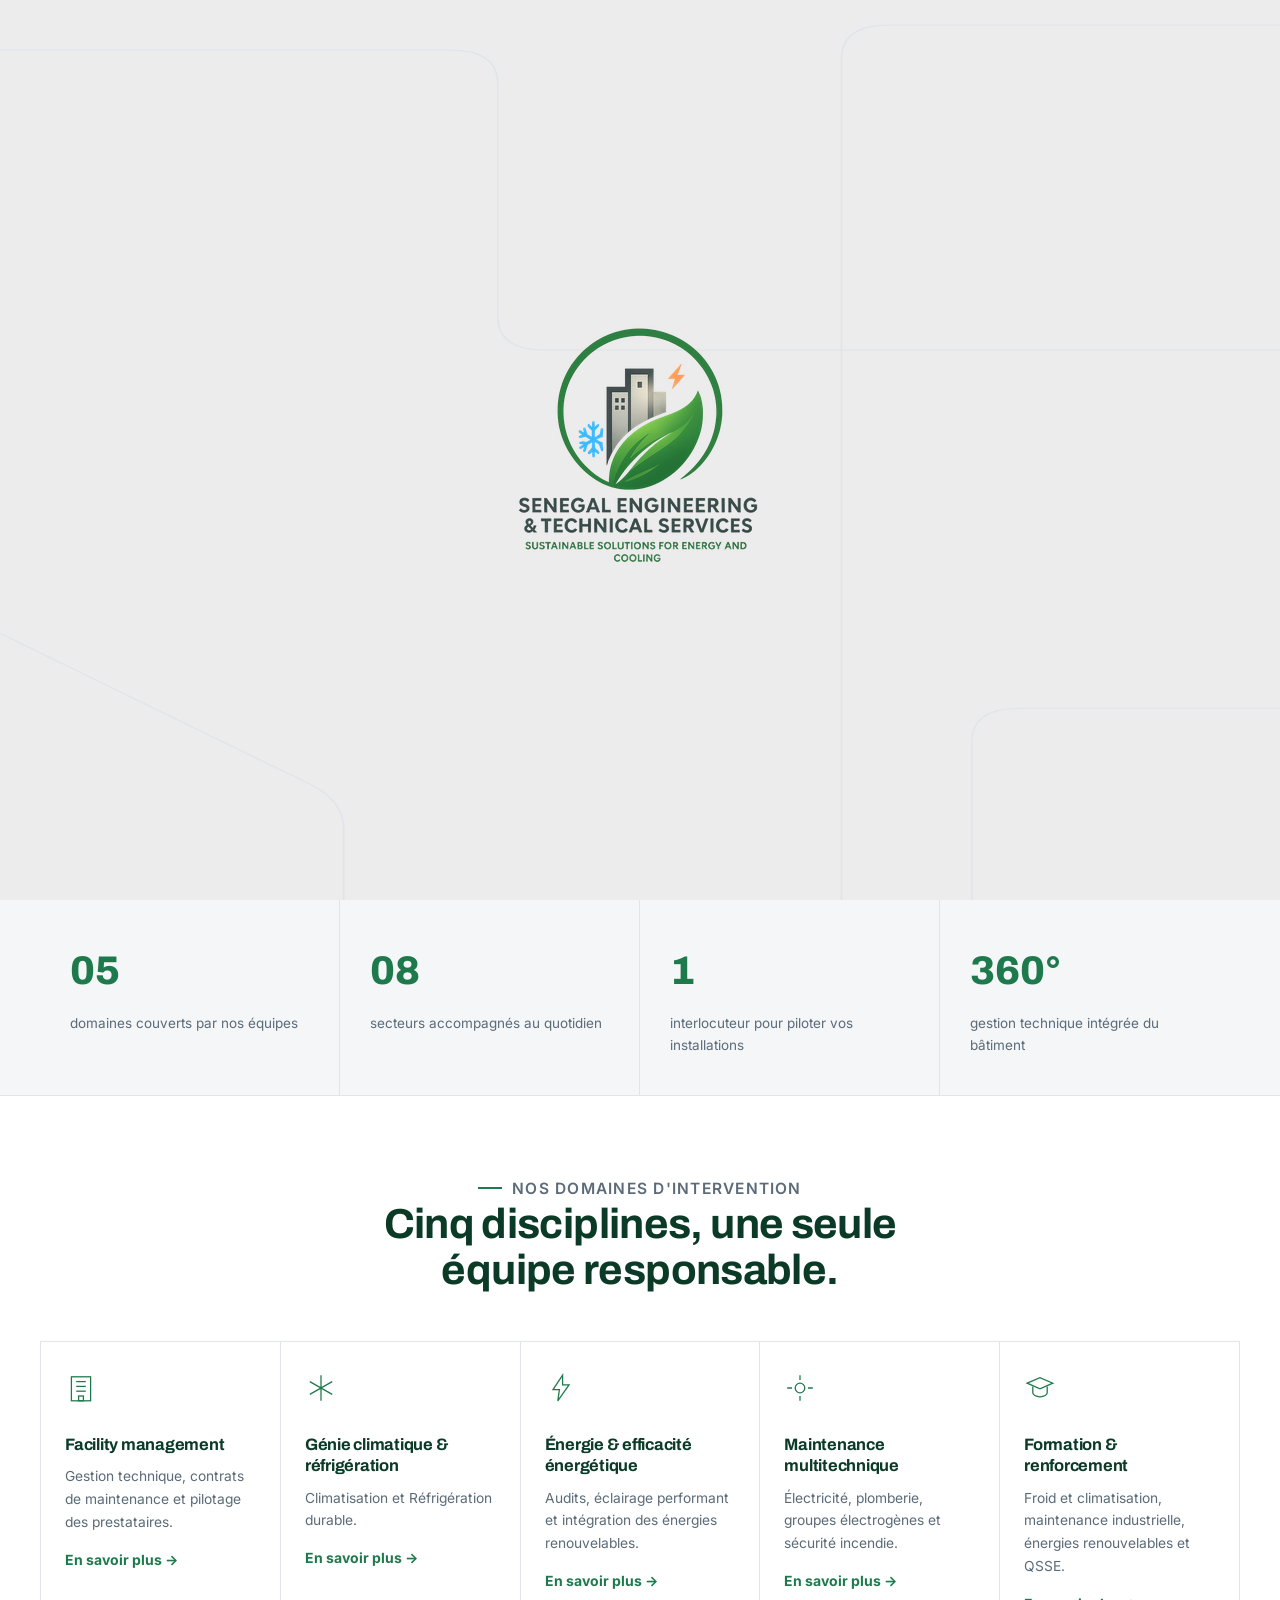
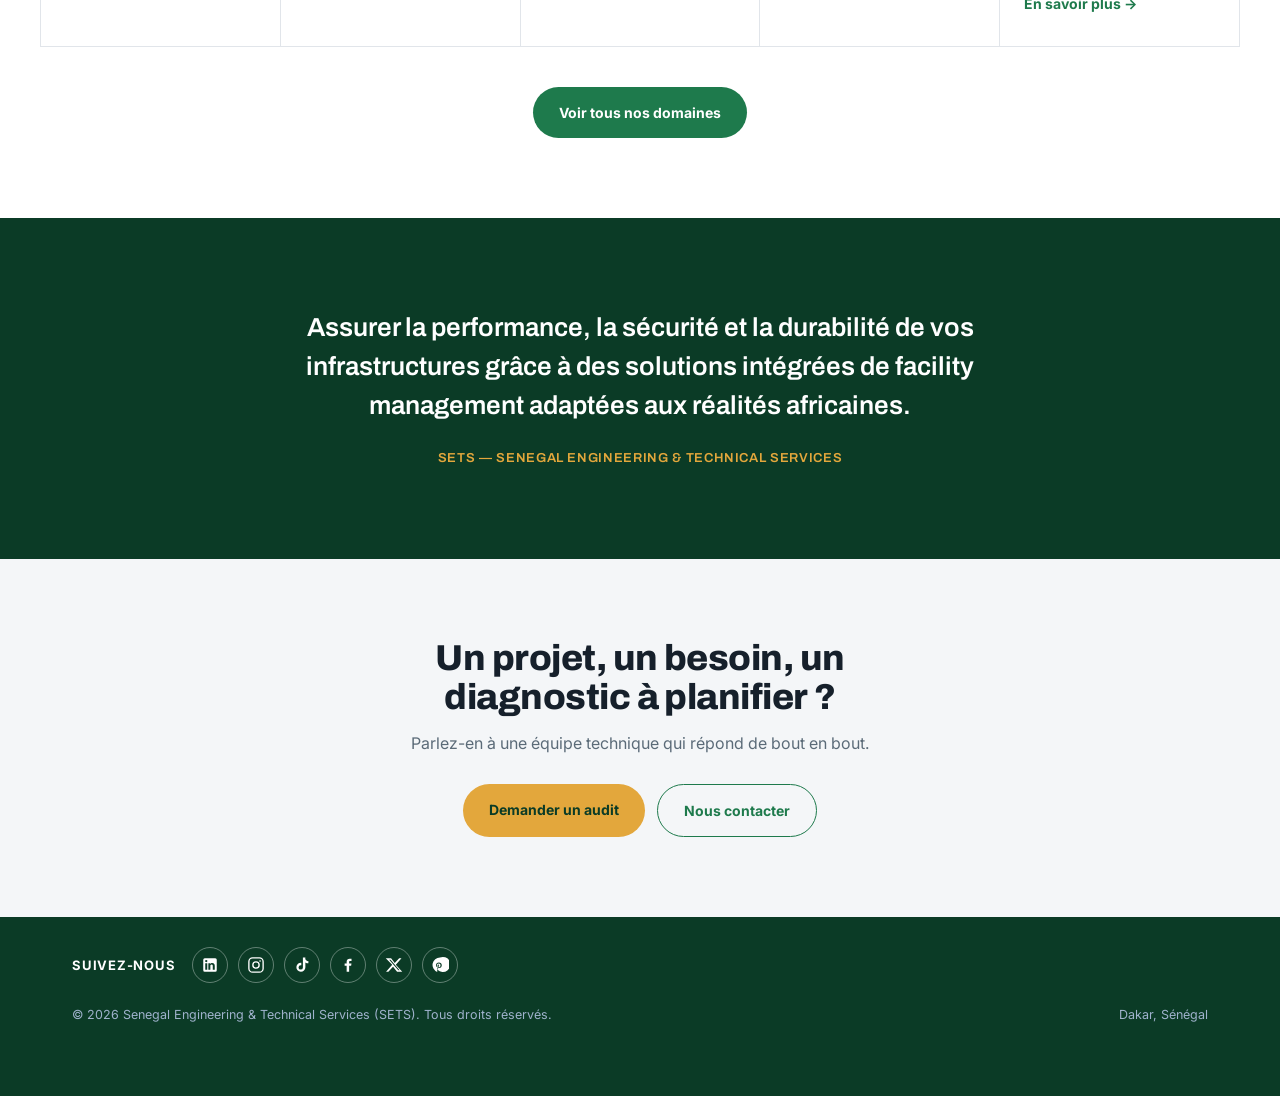
<file: index.html>
<!DOCTYPE html>
<html lang="fr">
<head>
<meta charset="UTF-8">
<meta name="viewport" content="width=device-width, initial-scale=1.0">
<title>SETS — Senegal Engineering & Technical Services</title>
<meta name="description" content="Facility management et services techniques intégrés au Sénégal : génie climatique, énergie durable, maintenance multitechnique, formation.">
<link rel="icon" type="image/png" href="images/logo-sets.png">
<link rel="preconnect" href="https://fonts.googleapis.com">
<link rel="preconnect" href="https://fonts.gstatic.com" crossorigin>
<link href="https://fonts.googleapis.com/css2?family=Archivo:wght@500;600;700;800&family=Inter:wght@400;500;600&display=swap" rel="stylesheet">
<link rel="stylesheet" href="style.css">
<script>try{if(sessionStorage.getItem('setsSplash')){document.documentElement.classList.add('no-splash');}else{sessionStorage.setItem('setsSplash','1');}}catch(e){}</script>
</head>
<body>

<!-- SPLASH -->
<div id="splash">
  <svg class="corner-lines" viewBox="0 0 1080 1080" preserveAspectRatio="none">
    <path d="M0 60 H380 Q420 60 420 100 V380 Q420 420 460 420 H1080"/>
    <path class="p2" d="M1080 30 H750 Q710 30 710 70 V1080"/>
    <path class="p3" d="M0 760 L260 940 Q290 960 290 995 V1080"/>
    <path class="p4" d="M1080 850 H860 Q820 850 820 890 V1080"/>
  </svg>
  <img class="splash-logo-img" src="images/splash-logo.png" alt="SETS — Senegal Engineering & Technical Services">
</div>
<script>
  window.addEventListener('load', () => {
    const splash = document.getElementById('splash');
    setTimeout(() => { splash.classList.add('hide'); }, 3200);
  });
</script>

<header>
  <div class="nav">
    <div class="nav-side left">
      <a href="index.html" class="brand">
      <img class="brand-mark" src="images/logo-sets.png" alt="SETS">
      <div class="brand-text">SETS</div>
      </a>
      <div class="nav-local-mobile" id="navLocalMobile">
        <div class="nav-local-track">
          <svg viewBox="0 0 24 24" fill="none" stroke="currentColor" stroke-width="1.8"><path d="M12 21s7-6.1 7-11.5A7 7 0 005 9.5C5 14.9 12 21 12 21z"/><circle cx="12" cy="9.5" r="2.4"/></svg>
          <span class="js-local-place">Localisation…</span>
          <span class="sep">·</span>
          <svg viewBox="0 0 24 24" fill="none" stroke="currentColor" stroke-width="1.8"><circle cx="12" cy="12" r="4"/><path d="M12 2v3M12 19v3M4.2 4.2l2.1 2.1M17.7 17.7l2.1 2.1M2 12h3M19 12h3M4.2 19.8l2.1-2.1M17.7 6.3l2.1-2.1"/></svg>
          <span class="js-local-sun">—</span>
        </div>
      </div>
      <nav class="desktop-links">
        <div class="nav-item">
          <a href="domaines.html" class="nav-link" data-p="domaines">Domaines<svg class="nav-chevron" viewBox="0 0 24 24" fill="none" stroke="currentColor" stroke-width="2"><path d="M6 9l6 6 6-6"/></svg></a>
          <div class="nav-dropdown">
            <div class="nav-dropdown-inner">
              <div class="nav-dropdown-list">
                <a href="domaine-facility.html">Facility management</a>
                <a href="domaine-climatique.html">Génie climatique & réfrigération</a>
                <a href="energie.html">Énergie & efficacité énergétique</a>
                <a href="domaine-maintenance.html">Maintenance multitechnique</a>
                <a href="domaine-formation.html">Formation & renforcement</a>
              </div>
              <div class="nav-dropdown-panel">
                <p class="nav-dropdown-eyebrow">Nos domaines d'intervention</p>
                <h4>Cinq disciplines, une seule équipe responsable.</h4>
                <p>Une gestion intégrée du bâtiment jusqu'à l'efficacité énergétique, pilotée par un seul interlocuteur.</p>
              </div>
            </div>
          </div>
        </div>
        <div class="nav-item">
          <a href="produits.html" class="nav-link" data-p="produits">Produits<svg class="nav-chevron" viewBox="0 0 24 24" fill="none" stroke="currentColor" stroke-width="2"><path d="M6 9l6 6 6-6"/></svg></a>
          <div class="nav-dropdown">
            <div class="nav-dropdown-inner">
              <div class="nav-dropdown-list">
                <a href="produits.html#produit-climatiseurs">Climatiseurs & groupes froids</a>
                <a href="produits.html#produit-groupes-electrogenes">Groupes électrogènes</a>
                <a href="produits.html#produit-solaire">Panneaux solaires & onduleurs</a>
                <a href="produits.html#produit-incendie">Systèmes de sécurité incendie</a>
                <a href="produits.html#produit-eclairage">Éclairage & automatisation</a>
              </div>
              <div class="nav-dropdown-panel">
                <p class="nav-dropdown-eyebrow">Nos produits & équipements</p>
                <h4>Des équipements fiables, sélectionnés avec rigueur.</h4>
                <p>Des solutions techniques certifiées, adaptées aux exigences du climat sénégalais.</p>
              </div>
            </div>
          </div>
        </div>
        <div class="nav-item">
          <a href="energie.html" class="nav-link" data-p="energie">Énergie durable<svg class="nav-chevron" viewBox="0 0 24 24" fill="none" stroke="currentColor" stroke-width="2"><path d="M6 9l6 6 6-6"/></svg></a>
          <div class="nav-dropdown">
            <div class="nav-dropdown-inner">
              <div class="nav-dropdown-list">
                <a href="energie.html">Audits énergétiques & solaire intégré</a>
                <a href="energie.html">Génie climatique à faible impact</a>
                <a href="energie.html">Efficacité énergétique mesurable</a>
              </div>
              <div class="nav-dropdown-panel">
                <p class="nav-dropdown-eyebrow">Énergie durable</p>
                <h4>Le froid maîtrisé. L'énergie solaire valorisée.</h4>
                <p>Une approche qui conjugue performance thermique et sobriété — pour des infrastructures qui consomment moins et durent plus longtemps.</p>
              </div>
            </div>
          </div>
        </div>
        <div class="nav-item">
          <a href="secteurs.html" class="nav-link" data-p="secteurs">Secteurs<svg class="nav-chevron" viewBox="0 0 24 24" fill="none" stroke="currentColor" stroke-width="2"><path d="M6 9l6 6 6-6"/></svg></a>
          <div class="nav-dropdown">
            <div class="nav-dropdown-inner">
              <div class="nav-dropdown-list">
                <a href="secteurs.html">Santé</a>
                <a href="secteurs.html">Hôtellerie</a>
                <a href="secteurs.html">Industrie</a>
                <a href="secteurs.html">Bureaux & administration</a>
                <a href="secteurs.html">Enseignement</a>
                <a href="secteurs.html">Commerce & surfaces de vente</a>
                <a href="secteurs.html">Domestique</a>
                <a href="secteurs.html">Restauration</a>
              </div>
              <div class="nav-dropdown-panel">
                <p class="nav-dropdown-eyebrow">Nos secteurs d'activité</p>
                <h4>Adaptés aux exigences de chaque environnement.</h4>
                <p>Des solutions techniques ajustées aux contraintes propres à chaque secteur — partout au Sénégal.</p>
              </div>
            </div>
          </div>
        </div>
        <div class="nav-item">
          <a href="societe.html" class="nav-link" data-p="societe">Notre société<svg class="nav-chevron" viewBox="0 0 24 24" fill="none" stroke="currentColor" stroke-width="2"><path d="M6 9l6 6 6-6"/></svg></a>
          <div class="nav-dropdown">
            <div class="nav-dropdown-inner">
              <div class="nav-dropdown-list">
                <a href="societe.html#mission">Notre mission</a>
                <a href="societe.html#pourquoi">Pourquoi choisir SETS</a>
              </div>
              <div class="nav-dropdown-panel">
                <p class="nav-dropdown-eyebrow">Notre société</p>
                <h4>Excellence opérationnelle, efficacité énergétique, durabilité.</h4>
                <p>Une gestion proactive de vos infrastructures, pas seulement réactive.</p>
              </div>
            </div>
          </div>
        </div>
        <a href="partenaires.html" class="nav-link" data-p="partenaires">Partenaires</a>
      </nav>
    </div>
    <div class="nav-side right">
      <a href="tel:+221776584647" class="icon-btn phone-btn" aria-label="Appeler SETS">
        <svg viewBox="0 0 24 24" fill="none" stroke="currentColor" stroke-width="1.8"><path d="M22 16.9v3a2 2 0 01-2.2 2 19.8 19.8 0 01-8.6-3 19.5 19.5 0 01-6-6 19.8 19.8 0 01-3-8.7A2 2 0 014.1 2h3a2 2 0 012 1.7c.1.9.3 1.8.6 2.6a2 2 0 01-.5 2.1L8 9.7a16 16 0 006 6l1.3-1.3a2 2 0 012.1-.5c.8.3 1.7.5 2.6.6a2 2 0 011.7 2z"/></svg>
      </a>
      <div class="header-cta">
        <a href="audit.html" class="solid">Demander un audit</a>
        <a href="contact.html" class="outline">Nous contacter</a>
      </div>
      <button class="icon-btn burger" id="menuToggle" aria-label="Menu" aria-expanded="false" aria-controls="navMenu">
        <span></span><span></span><span></span>
      </button>
    </div>
  </div>
</header>
<div class="nav-overlay" id="navOverlay"></div>
<nav class="nav-menu" id="navMenu">
  <div>
    <div class="nav-menu-top">
      <span style="display:flex;align-items:center;gap:8px;"><img src="images/logo-sets.png" alt="SETS" style="width:26px;height:26px;"><span class="brand-text">SETS</span></span>
      <button class="nav-menu-close" id="menuClose" aria-label="Fermer le menu">
        <svg viewBox="0 0 24 24" fill="none" stroke="currentColor" stroke-width="1.8"><line x1="4" y1="4" x2="20" y2="20"/><line x1="20" y1="4" x2="4" y2="20"/></svg>
      </button>
    </div>
    <div class="nav-menu-links">
      <a href="societe.html">Notre société <svg viewBox="0 0 24 24" fill="none" stroke="currentColor" stroke-width="2"><path d="M9 6l6 6-6 6"/></svg></a>
      <a href="domaines.html">Domaines d'intervention <svg viewBox="0 0 24 24" fill="none" stroke="currentColor" stroke-width="2"><path d="M9 6l6 6-6 6"/></svg></a>
      <a href="produits.html">Produits <svg viewBox="0 0 24 24" fill="none" stroke="currentColor" stroke-width="2"><path d="M9 6l6 6-6 6"/></svg></a>
      <a href="societe.html#pourquoi">Pourquoi SETS <svg viewBox="0 0 24 24" fill="none" stroke="currentColor" stroke-width="2"><path d="M9 6l6 6-6 6"/></svg></a>
      <a href="secteurs.html">Secteurs d'activité <svg viewBox="0 0 24 24" fill="none" stroke="currentColor" stroke-width="2"><path d="M9 6l6 6-6 6"/></svg></a>
      <a href="partenaires.html">Partenaires <svg viewBox="0 0 24 24" fill="none" stroke="currentColor" stroke-width="2"><path d="M9 6l6 6-6 6"/></svg></a>
      <a href="contact.html">Contact</a>
    </div>
  </div>
  <div class="nav-menu-bottom">
    <a href="audit.html" class="nav-btn solid">Demander un audit</a>
    <a href="tel:+221776584647" class="nav-phone">
      <svg width="16" height="16" viewBox="0 0 24 24" fill="none" stroke="currentColor" stroke-width="1.8"><path d="M22 16.9v3a2 2 0 01-2.2 2 19.8 19.8 0 01-8.6-3 19.5 19.5 0 01-6-6 19.8 19.8 0 01-3-8.7A2 2 0 014.1 2h3a2 2 0 012 1.7c.1.9.3 1.8.6 2.6a2 2 0 01-.5 2.1L8 9.7a16 16 0 006 6l1.3-1.3a2 2 0 012.1-.5c.8.3 1.7.5 2.6.6a2 2 0 011.7 2z"/></svg>
      +221 77 658 46 47
    </a>
    <a href="mailto:s7engineering@outlook.fr" class="nav-phone">
      <svg width="16" height="16" viewBox="0 0 24 24" fill="none" stroke="currentColor" stroke-width="1.8"><rect x="3" y="5" width="18" height="14" rx="2"/><path d="M3 7l9 6 9-6"/></svg>
      Nous écrire par email
    </a>
  </div>
</nav>
<main id="top">

  <!-- HERO -->
  <section class="hero">
    <div class="hero-accent"></div>
    <svg class="hero-skyline" viewBox="0 0 1200 300" preserveAspectRatio="none">
      <g fill="#0B3B26">
        <rect x="0" y="140" width="70" height="160"/>
        <rect x="80" y="90" width="60" height="210"/>
        <rect x="150" y="160" width="50" height="140"/>
        <rect x="210" y="60" width="80" height="240"/>
        <rect x="300" y="130" width="55" height="170"/>
        <rect x="365" y="100" width="65" height="200"/>
        <rect x="440" y="150" width="45" height="150"/>
        <rect x="900" y="120" width="60" height="180"/>
        <rect x="970" y="70" width="75" height="230"/>
        <rect x="1050" y="140" width="55" height="160"/>
        <rect x="1110" y="100" width="50" height="200"/>
      </g>
    </svg>
    <div class="hero-inner">
      <div class="local-bar" id="localBar">
        <svg viewBox="0 0 24 24" fill="none" stroke="currentColor" stroke-width="1.8"><path d="M12 21s7-6.1 7-11.5A7 7 0 005 9.5C5 14.9 12 21 12 21z"/><circle cx="12" cy="9.5" r="2.4"/></svg>
        <span class="js-local-place">Localisation…</span>
        <span class="sep">·</span>
        <svg viewBox="0 0 24 24" fill="none" stroke="currentColor" stroke-width="1.8"><circle cx="12" cy="12" r="4"/><path d="M12 2v3M12 19v3M4.2 4.2l2.1 2.1M17.7 17.7l2.1 2.1M2 12h3M19 12h3M4.2 19.8l2.1-2.1M17.7 6.3l2.1-2.1"/></svg>
        <span class="js-local-sun">—</span>
      </div>
      <p class="eyebrow">Facility management & services techniques intégrés</p>
      <div class="hero-row">
        <h1>Infrastructures performantes. <span>Ingénierie de confiance.</span></h1>
        <p class="lead">SETS accompagne entreprises, administrations, industries, établissements de santé, infrastructures tertiaires et domestiques dans la gestion, l'exploitation et l'optimisation de leurs bâtiments et équipements techniques — partout au Sénégal.</p>
      </div>
    </div>
    <div class="scroll-cue">
      <div class="scroll-track"></div>
      <span class="txt">Scroll to explore</span>
    </div>
  </section>

  <!-- STATS -->
  <div class="stats-band">
    <div class="stats-grid wrap" style="padding:0;max-width:var(--max);">
      <div class="stat-item"><div class="num">05</div><div class="lbl">domaines couverts par nos équipes</div></div>
      <div class="stat-item"><div class="num">08</div><div class="lbl">secteurs accompagnés au quotidien</div></div>
      <div class="stat-item"><div class="num">1</div><div class="lbl">interlocuteur pour piloter vos installations</div></div>
      <div class="stat-item"><div class="num">360°</div><div class="lbl">gestion technique intégrée du bâtiment</div></div>
    </div>
  </div>

  <!-- DOMAINES -->
  <section class="section" id="domaines-apercu">
    <div class="wrap">
      <div class="section-head centered">
        <div>
          <p class="eyebrow-dark">Nos domaines d'intervention</p>
          <h2>Cinq disciplines, une seule équipe responsable.</h2>
        </div>
      </div>
    </div>
    <div class="domains wrap" style="padding:0;max-width:var(--max);">
      <a class="domain-card" href="domaine-facility.html">
        <svg class="domain-icon" viewBox="0 0 40 40" fill="none" stroke="currentColor" stroke-width="1.6"><rect x="8" y="6" width="24" height="30"/><line x1="14" y1="12" x2="26" y2="12"/><line x1="14" y1="18" x2="26" y2="18"/><line x1="14" y1="24" x2="26" y2="24"/><rect x="17" y="30" width="6" height="6"/></svg>
        <h3>Facility management</h3>
        <p>Gestion technique, contrats de maintenance et pilotage des prestataires.</p>
        <span class="card-link">En savoir plus →</span>
      </a>
      <a class="domain-card" href="domaine-climatique.html">
        <svg class="domain-icon" viewBox="0 0 40 40" fill="none" stroke="currentColor" stroke-width="1.6"><path d="M20 4v32M6 12l28 16M34 12L6 28"/></svg>
        <h3>Génie climatique & réfrigération</h3>
        <p>Climatisation et Réfrigération durable.</p>
        <span class="card-link">En savoir plus →</span>
      </a>
      <a class="domain-card" href="energie.html">
        <svg class="domain-icon" viewBox="0 0 40 40" fill="none" stroke="currentColor" stroke-width="1.6"><polygon points="22,4 10,22 18,22 16,36 30,16 22,16"/></svg>
        <h3>Énergie & efficacité énergétique</h3>
        <p>Audits, éclairage performant et intégration des énergies renouvelables.</p>
        <span class="card-link">En savoir plus →</span>
      </a>
      <a class="domain-card" href="domaine-maintenance.html">
        <svg class="domain-icon" viewBox="0 0 40 40" fill="none" stroke="currentColor" stroke-width="1.6"><circle cx="20" cy="20" r="6"/><path d="M20 4v6M20 30v6M36 20h-6M10 20H4"/></svg>
        <h3>Maintenance multitechnique</h3>
        <p>Électricité, plomberie, groupes électrogènes et sécurité incendie.</p>
        <span class="card-link">En savoir plus →</span>
      </a>
      <a class="domain-card" href="domaine-formation.html">
        <svg class="domain-icon" viewBox="0 0 40 40" fill="none" stroke="currentColor" stroke-width="1.6"><path d="M4 14l16-7 16 7-16 7-16-7z"/><path d="M11 18v8c0 2.5 4 5 9 5s9-2.5 9-5v-8"/></svg>
        <h3>Formation & renforcement</h3>
        <p>Froid et climatisation, maintenance industrielle, énergies renouvelables et QSSE.</p>
        <span class="card-link">En savoir plus →</span>
      </a>
    </div>
    <div class="wrap section-cta"><a class="btn-link" href="domaines.html">Voir tous nos domaines</a></div>
  </section>


  <!-- QUOTE -->
  <div class="quote-band">
    <blockquote>
      Assurer la performance, la sécurité et la durabilité de vos infrastructures grâce à des solutions intégrées de facility management adaptées aux réalités africaines.
      <cite>SETS — Senegal Engineering & Technical Services</cite>
    </blockquote>
  </div>

  <!-- CTA -->
  <section class="cta-band">
    <div class="wrap">
      <h2>Un projet, un besoin, un diagnostic à planifier&nbsp;?</h2>
      <p>Parlez-en à une équipe technique qui répond de bout en bout.</p>
      <div class="cta-actions">
        <a href="audit.html" class="cta-solid">Demander un audit</a>
        <a href="contact.html" class="cta-outline">Nous contacter</a>
      </div>
    </div>
  </section>

</main>

<button class="back-to-top" id="backToTop" aria-label="Remonter en haut">
  <svg viewBox="0 0 24 24" fill="none" stroke="currentColor" stroke-width="2" stroke-linecap="round"><path d="M12 2v20M4.5 6l15 12M19.5 6l-15 12M12 2l-2.2 2.2M12 2l2.2 2.2M12 22l-2.2-2.2M12 22l2.2-2.2"/></svg>
</button>

<footer>
  <div class="wrap footer-social"><span class="foot-label">Suivez-nous</span><div class="foot-icons"><a href="#" class="foot-ico" aria-label="LinkedIn" target="_blank" rel="noopener"><svg viewBox="0 0 24 24" fill="currentColor"><path d="M19 3H5a2 2 0 00-2 2v14a2 2 0 002 2h14a2 2 0 002-2V5a2 2 0 00-2-2zM8.34 18.34H5.67V9.5h2.67v8.84zM7 8.35a1.55 1.55 0 110-3.1 1.55 1.55 0 010 3.1zm11.34 10H15.7v-4.5c0-1.08-.02-2.46-1.5-2.46-1.5 0-1.73 1.17-1.73 2.38v4.58H9.8V9.5h2.56v1.17h.04c.36-.67 1.23-1.38 2.54-1.38 2.71 0 3.4 1.79 3.4 4.11v5.04z"/></svg></a><a href="#" class="foot-ico" aria-label="Instagram" target="_blank" rel="noopener"><svg viewBox="0 0 24 24" fill="none" stroke="currentColor" stroke-width="1.8"><rect x="2.5" y="2.5" width="19" height="19" rx="5"/><circle cx="12" cy="12" r="4.2"/><circle cx="17.4" cy="6.6" r="1.1" fill="currentColor" stroke="none"/></svg></a><a href="#" class="foot-ico" aria-label="TikTok" target="_blank" rel="noopener"><svg viewBox="0 0 24 24" fill="currentColor"><path d="M16.5 2h-3.3v13.2a2.9 2.9 0 11-2.9-2.9c.28 0 .55.03.8.1V9a6 6 0 105.4 6V8.6a7.1 7.1 0 004 1.2V6.8a3.7 3.7 0 01-4-4.8z"/></svg></a><a href="#" class="foot-ico" aria-label="Facebook" target="_blank" rel="noopener"><svg viewBox="0 0 24 24" fill="currentColor"><path d="M13.5 21v-8h2.7l.4-3.1h-3.1V8c0-.9.25-1.5 1.55-1.5H16.7V3.7C16.4 3.66 15.4 3.57 14.24 3.57c-2.4 0-4.04 1.47-4.04 4.17V9.9H7.5V13h2.7v8h3.3z"/></svg></a><a href="#" class="foot-ico" aria-label="X" target="_blank" rel="noopener"><svg viewBox="0 0 24 24" fill="currentColor"><path d="M18.9 3H22l-7.6 8.7L23 21h-6.9l-5.4-6.7L4.5 21H1.4l8.2-9.3L1 3h7.1l4.9 6.2L18.9 3zm-1.2 16h1.7L7.4 5H5.6l12.1 14z"/></svg></a><a href="#" class="foot-ico" aria-label="Pinterest" target="_blank" rel="noopener"><svg viewBox="0 0 24 24" fill="currentColor"><path d="M12 2a10 10 0 00-3.65 19.3c-.05-.8-.09-2.02.02-2.9.1-.78.65-4.99.65-4.99s-.17-.33-.17-.83c0-.77.45-1.35 1-1.35.48 0 .71.36.71.79 0 .48-.3 1.2-.46 1.87-.13.56.28 1.02.83 1.02 1 0 1.77-1.05 1.77-2.57 0-1.34-.97-2.28-2.35-2.28-1.6 0-2.54 1.2-2.54 2.44 0 .48.19.99.42 1.27a.17.17 0 01.04.16c-.05.19-.15.6-.17.68-.03.11-.09.14-.2.08-.76-.35-1.24-1.46-1.24-2.34 0-1.9 1.38-3.65 3.98-3.65 2.09 0 3.71 1.49 3.71 3.48 0 2.08-1.31 3.75-3.13 3.75-.61 0-1.19-.32-1.38-.7l-.38 1.43c-.14.53-.51 1.2-.76 1.6A10 10 0 1012 2z"/></svg></a></div></div>
  <div class="wrap footer-row">
    <span>© 2026 Senegal Engineering & Technical Services (SETS). Tous droits réservés.</span>
    <span>Dakar, Sénégal</span>
  </div>
</footer>

<script src="script.js"></script>
<script>
  window.addEventListener('load', () => {
    const splash = document.getElementById('splash');
    setTimeout(() => { splash.classList.add('hide'); }, 3200);
  });</script>
</body>
</html>
</file>
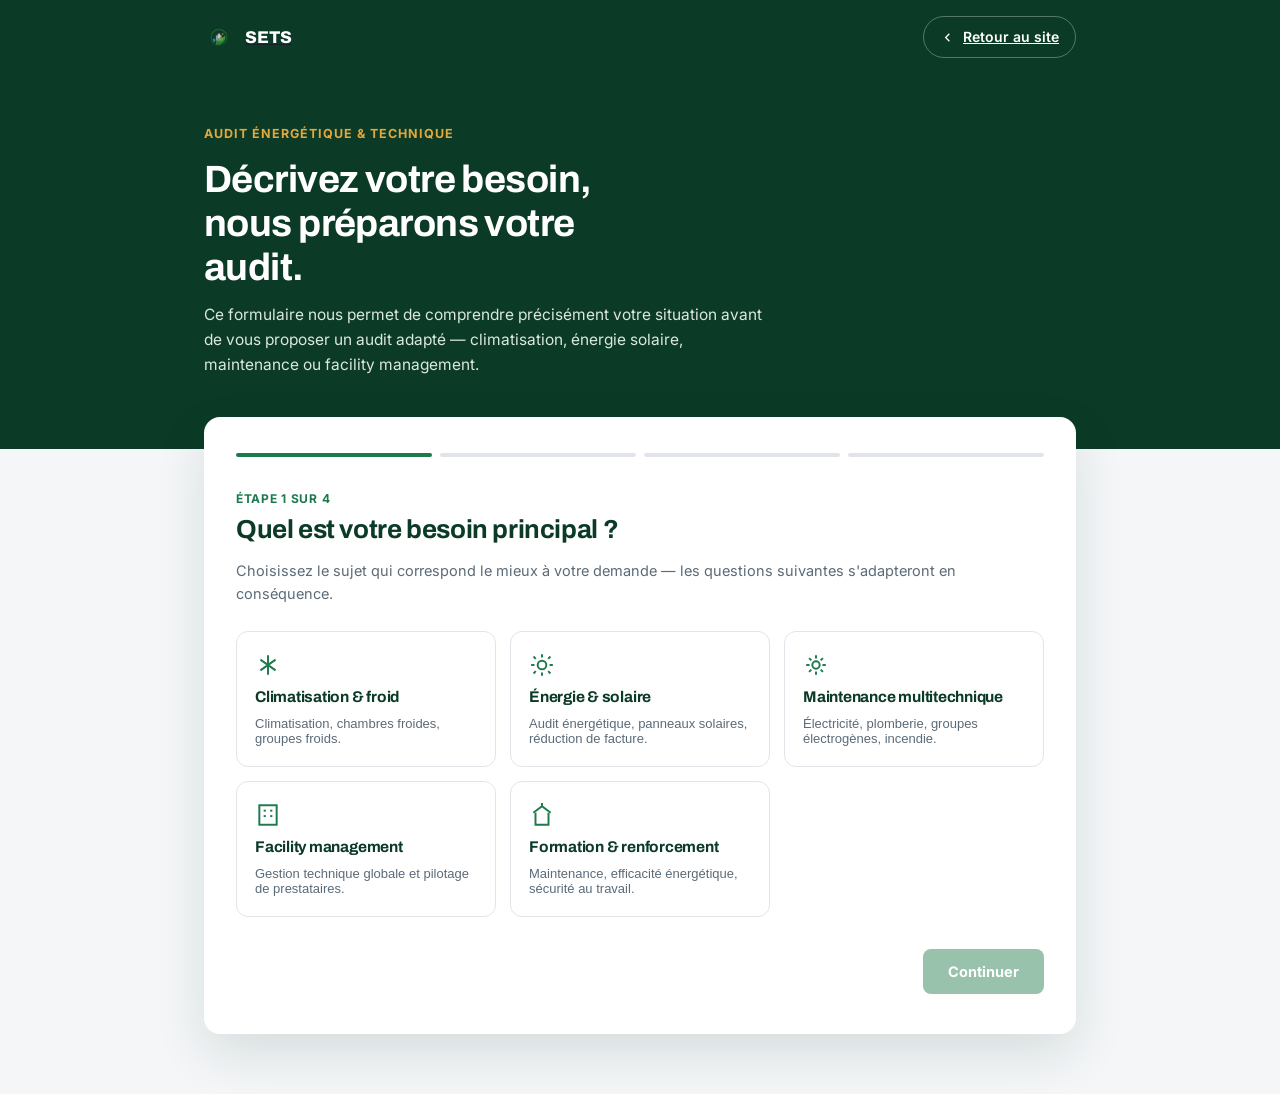
<file: audit.html>
<!DOCTYPE html>
<html lang="fr">
<head>
<meta charset="UTF-8">
<meta name="viewport" content="width=device-width, initial-scale=1.0">
<title>Demander un audit — SETS</title>
<link rel="preconnect" href="https://fonts.googleapis.com">
<link rel="preconnect" href="https://fonts.gstatic.com" crossorigin>
<link href="https://fonts.googleapis.com/css2?family=Archivo:wght@500;600;700;800&family=Inter:wght@400;500;600&display=swap" rel="stylesheet">
<style>
  :root{
    --blue:#1E7A4C;
    --blue-dark:#0B3B26;
    --blue-light:#4FAE79;
    --gold:#E3A73C;
    --green:#2E8B57;
    --paper:#FFFFFF;
    --paper-2:#F4F6F8;
    --ink:#16202B;
    --steel:#5B6B78;
    --line:#E1E5EA;
    --max:920px;
  }
  *{box-sizing:border-box;}
  html{scroll-behavior:smooth;}
  body{
    margin:0;background:var(--paper-2);color:var(--ink);
    font-family:'Inter',sans-serif;font-size:16px;line-height:1.6;
    -webkit-font-smoothing:antialiased;
  }
  h1,h2,h3,h4{
    font-family:'Archivo',sans-serif;font-weight:700;margin:0;
    color:var(--blue-dark);letter-spacing:-0.015em;line-height:1.15;
  }
  a{color:inherit;}
  .wrap{max-width:var(--max);margin:0 auto;padding:0 24px;}

  /* ---------- HEADER ---------- */
  header{position:sticky;top:0;z-index:50;background:var(--blue-dark);}
  .top-nav{display:flex;align-items:center;justify-content:space-between;
    max-width:var(--max);margin:0 auto;padding:16px 24px;}
  .brand{display:flex;align-items:center;gap:11px;}
  .brand img{width:30px;height:30px;}
  .brand span{font-family:'Archivo',sans-serif;font-weight:800;font-size:17px;color:#fff;}
  .back-link{display:flex;align-items:center;gap:8px;color:#fff;font-size:14px;font-weight:600;
    border:1px solid rgba(255,255,255,0.3);padding:9px 16px;border-radius:999px;}
  .back-link:hover{border-color:#fff;}
  .back-link svg{width:15px;height:15px;}

  /* ---------- INTRO ---------- */
  .intro{background:var(--blue-dark);color:#fff;padding:36px 0 56px;}
  .intro .eyebrow{font-size:12.5px;font-weight:700;letter-spacing:0.08em;text-transform:uppercase;color:var(--gold);margin-bottom:14px;}
  .intro h1{color:#fff;font-size:clamp(26px,4vw,38px);max-width:20ch;}
  .intro p{margin-top:14px;max-width:56ch;color:#DCE7E0;font-size:15.5px;}

  /* ---------- WIZARD CARD ---------- */
  .wizard-card{
    background:#fff;border-radius:16px;box-shadow:0 20px 50px rgba(11,59,38,0.12);
    margin:-32px auto 60px;padding:36px 32px 40px;position:relative;z-index:2;
  }
  @media(max-width:640px){.wizard-card{padding:26px 18px 30px;margin-top:-24px;}}

  .steps-track{display:flex;align-items:center;gap:8px;margin-bottom:32px;}
  .steps-track .dot{flex:1;height:4px;border-radius:99px;background:var(--line);transition:background .3s ease;}
  .steps-track .dot.active,.steps-track .dot.done{background:var(--blue);}

  .step{display:none;}
  .step.active{display:block;animation:fadeIn .35s ease;}
  @keyframes fadeIn{from{opacity:0;transform:translateY(6px);}to{opacity:1;transform:translateY(0);}}

  .step-eyebrow{font-size:12px;font-weight:700;letter-spacing:0.06em;text-transform:uppercase;color:var(--blue);margin-bottom:6px;}
  .step h2{font-size:clamp(20px,2.6vw,26px);margin-bottom:6px;}
  .step-sub{color:var(--steel);font-size:14.5px;margin-bottom:26px;}

  /* need selection cards */
  .need-grid{display:grid;grid-template-columns:repeat(auto-fit,minmax(200px,1fr));gap:14px;}
  .need-card{
    border:1.5px solid var(--line);border-radius:12px;padding:20px 18px;cursor:pointer;
    display:flex;flex-direction:column;gap:10px;transition:border-color .15s ease,background .15s ease;
    background:#fff;text-align:left;
  }
  .need-card:hover{border-color:var(--blue-light);}
  .need-card.selected{border-color:var(--blue);background:rgba(30,122,76,0.05);}
  .need-card svg{width:26px;height:26px;color:var(--blue);}
  .need-card h3{font-size:15.5px;color:var(--blue-dark);}
  .need-card p{margin:0;font-size:13px;color:var(--steel);}

  /* form fields */
  .field{margin-bottom:20px;}
  .field label{display:block;font-size:13.5px;font-weight:600;color:var(--blue-dark);margin-bottom:8px;}
  .field .hint{font-weight:400;color:var(--steel);font-size:12.5px;margin-left:6px;}
  .field input[type=text],.field input[type=tel],.field input[type=email],.field input[type=number],.field select,.field textarea{
    width:100%;padding:13px 14px;border:1.5px solid var(--line);border-radius:8px;
    font-family:'Inter',sans-serif;font-size:14.5px;color:var(--ink);background:#fff;
  }
  .field textarea{resize:vertical;min-height:90px;}
  .field input:focus,.field select:focus,.field textarea:focus{outline:none;border-color:var(--blue);}
  .radio-row{display:flex;flex-wrap:wrap;gap:10px;}
  .radio-row label{
    display:flex;align-items:center;gap:8px;border:1.5px solid var(--line);border-radius:999px;
    padding:9px 16px;font-size:13.5px;font-weight:600;color:var(--ink);cursor:pointer;
  }
  .radio-row input{accent-color:var(--blue);}
  .radio-row label:has(input:checked){border-color:var(--blue);background:rgba(30,122,76,0.06);color:var(--blue-dark);}
  .grid-2{display:grid;grid-template-columns:1fr 1fr;gap:16px 20px;}
  @media(max-width:560px){.grid-2{grid-template-columns:1fr;}}

  .wizard-nav{display:flex;justify-content:space-between;align-items:center;margin-top:32px;}
  .btn{display:inline-flex;align-items:center;gap:8px;padding:13px 24px;font-size:14.5px;font-weight:700;
    border-radius:8px;border:1.5px solid transparent;cursor:pointer;font-family:'Inter',sans-serif;}
  .btn-primary{background:var(--blue);color:#fff;}
  .btn-primary:hover{background:#186a42;}
  .btn-ghost{background:none;border-color:var(--line);color:var(--steel);}
  .btn-ghost:hover{border-color:var(--steel);color:var(--ink);}
  .btn:disabled{opacity:0.45;cursor:not-allowed;}

  /* summary / confirmation */
  .summary-box{background:var(--paper-2);border-radius:10px;padding:20px 22px;margin-bottom:24px;font-size:13.5px;}
  .summary-box dt{font-weight:700;color:var(--blue-dark);margin-top:10px;}
  .summary-box dt:first-child{margin-top:0;}
  .summary-box dd{margin:2px 0 0;color:var(--steel);}

  .confirm{text-align:center;padding:20px 0 10px;}
  .confirm svg{width:52px;height:52px;color:var(--blue);margin-bottom:16px;}
  .confirm h2{margin-bottom:10px;}
  .confirm p{color:var(--steel);font-size:14.5px;max-width:44ch;margin:0 auto;}
</style>
</head>
<body>

<header>
  <div class="top-nav">
    <a href="index.html" class="brand">
      <img src="[data-uri]" alt="SETS">
      <span>SETS</span>
    </a>
    <a href="index.html" class="back-link" onclick="if(window.history.length>1){history.back();return false;}">
      <svg viewBox="0 0 24 24" fill="none" stroke="currentColor" stroke-width="2"><path d="M15 18l-6-6 6-6"/></svg>
      Retour au site
    </a>
  </div>
</header>

<section class="intro">
  <div class="wrap">
    <p class="eyebrow">Audit énergétique & technique</p>
    <h1>Décrivez votre besoin, nous préparons votre audit.</h1>
    <p>Ce formulaire nous permet de comprendre précisément votre situation avant de vous proposer un audit adapté — climatisation, énergie solaire, maintenance ou facility management.</p>
  </div>
</section>

<div class="wrap">
  <form class="wizard-card" id="auditForm">

    <div class="steps-track">
      <div class="dot active" data-dot="1"></div>
      <div class="dot" data-dot="2"></div>
      <div class="dot" data-dot="3"></div>
      <div class="dot" data-dot="4"></div>
    </div>

    <!-- STEP 1 : choix du besoin -->
    <div class="step active" data-step="1">
      <p class="step-eyebrow">Étape 1 sur 4</p>
      <h2>Quel est votre besoin principal ?</h2>
      <p class="step-sub">Choisissez le sujet qui correspond le mieux à votre demande — les questions suivantes s'adapteront en conséquence.</p>
      <div class="need-grid">
        <button type="button" class="need-card" data-need="clim">
          <svg viewBox="0 0 24 24" fill="none" stroke="currentColor" stroke-width="1.8"><path d="M12 3v18M5 7l14 10M19 7L5 17"/></svg>
          <h3>Climatisation & froid</h3>
          <p>Climatisation, chambres froides, groupes froids.</p>
        </button>
        <button type="button" class="need-card" data-need="solaire">
          <svg viewBox="0 0 24 24" fill="none" stroke="currentColor" stroke-width="1.8"><circle cx="12" cy="12" r="4"/><path d="M12 2v3M12 19v3M4.2 4.2l2.1 2.1M17.7 17.7l2.1 2.1M2 12h3M19 12h3M4.2 19.8l2.1-2.1M17.7 6.3l2.1-2.1"/></svg>
          <h3>Énergie & solaire</h3>
          <p>Audit énergétique, panneaux solaires, réduction de facture.</p>
        </button>
        <button type="button" class="need-card" data-need="maintenance">
          <svg viewBox="0 0 24 24" fill="none" stroke="currentColor" stroke-width="1.8"><circle cx="12" cy="12" r="3.4"/><path d="M12 3v3M12 18v3M21 12h-3M6 12H3M18.4 5.6l-2.1 2.1M7.7 16.3l-2.1 2.1M18.4 18.4l-2.1-2.1M7.7 7.7L5.6 5.6"/></svg>
          <h3>Maintenance multitechnique</h3>
          <p>Électricité, plomberie, groupes électrogènes, incendie.</p>
        </button>
        <button type="button" class="need-card" data-need="facility">
          <svg viewBox="0 0 24 24" fill="none" stroke="currentColor" stroke-width="1.8"><rect x="4" y="3" width="16" height="18"/><line x1="8" y1="8" x2="10" y2="8"/><line x1="14" y1="8" x2="16" y2="8"/><line x1="8" y1="13" x2="10" y2="13"/><line x1="14" y1="13" x2="16" y2="13"/></svg>
          <h3>Facility management</h3>
          <p>Gestion technique globale et pilotage de prestataires.</p>
        </button>
        <button type="button" class="need-card" data-need="formation">
          <svg viewBox="0 0 24 24" fill="none" stroke="currentColor" stroke-width="1.8"><path d="M4 10l8-6 8 6"/><path d="M6 10v11h12V10"/><line x1="12" y1="4" x2="12" y2="1"/></svg>
          <h3>Formation & renforcement</h3>
          <p>Maintenance, efficacité énergétique, sécurité au travail.</p>
        </button>
      </div>
    </div>

    <!-- STEP 2 : questions spécifiques -->
    <div class="step" data-step="2">
      <p class="step-eyebrow">Étape 2 sur 4</p>
      <h2 id="step2Title">Précisez votre besoin</h2>
      <p class="step-sub" id="step2Sub"></p>

      <div class="q-set" data-need="clim">
        <div class="field">
          <label>Type de site à climatiser</label>
          <select name="clim_site">
            <option value="">Sélectionner…</option>
            <option>Bureaux / administration</option>
            <option>Établissement de santé</option>
            <option>Hôtellerie</option>
            <option>Industrie</option>
            <option>Commerce / surface de vente</option>
            <option>Résidentiel haut standing</option>
          </select>
        </div>
        <div class="grid-2">
          <div class="field">
            <label>Surface climatisée estimée <span class="hint">(m²)</span></label>
            <input type="number" name="clim_surface" min="0" placeholder="Ex : 500">
          </div>
          <div class="field">
            <label>Nombre de sites concernés</label>
            <input type="number" name="clim_sites" min="1" placeholder="Ex : 1">
          </div>
        </div>
        <div class="field">
          <label>Type d'équipement actuel</label>
          <div class="radio-row">
            <label><input type="radio" name="clim_type" value="Split / multi-split"> Split / multi-split</label>
            <label><input type="radio" name="clim_type" value="VRV / VRF"> VRV / VRF</label>
            <label><input type="radio" name="clim_type" value="Groupe froid"> Groupe froid</label>
            <label><input type="radio" name="clim_type" value="Chambre froide"> Chambre froide</label>
            <label><input type="radio" name="clim_type" value="Pas encore équipé"> Pas encore équipé</label>
          </div>
        </div>
        <div class="field">
          <label>Problème principal rencontré</label>
          <div class="radio-row">
            <label><input type="radio" name="clim_probleme" value="Pannes fréquentes"> Pannes fréquentes</label>
            <label><input type="radio" name="clim_probleme" value="Surconsommation électrique"> Surconsommation électrique</label>
            <label><input type="radio" name="clim_probleme" value="Confort insuffisant"> Confort insuffisant</label>
            <label><input type="radio" name="clim_probleme" value="Nouvelle installation"> Nouvelle installation</label>
          </div>
        </div>
      </div>

      <div class="q-set" data-need="solaire">
        <div class="grid-2">
          <div class="field">
            <label>Consommation électrique mensuelle moyenne <span class="hint">(FCFA ou kWh)</span></label>
            <input type="text" name="solaire_conso" placeholder="Ex : 450 000 FCFA / mois">
          </div>
          <div class="field">
            <label>Surface de toiture disponible <span class="hint">(m², estimation)</span></label>
            <input type="number" name="solaire_toiture" min="0" placeholder="Ex : 200">
          </div>
        </div>
        <div class="field">
          <label>Objectif principal</label>
          <div class="radio-row">
            <label><input type="radio" name="solaire_objectif" value="Réduire la facture d'électricité"> Réduire la facture</label>
            <label><input type="radio" name="solaire_objectif" value="Autonomie totale / hors réseau"> Autonomie totale</label>
            <label><input type="radio" name="solaire_objectif" value="Sécuriser l'activité contre les coupures"> Sécuriser contre les coupures</label>
          </div>
        </div>
        <div class="field">
          <label>Disposez-vous déjà d'un groupe électrogène ?</label>
          <div class="radio-row">
            <label><input type="radio" name="solaire_groupe" value="Oui"> Oui</label>
            <label><input type="radio" name="solaire_groupe" value="Non"> Non</label>
          </div>
        </div>
      </div>

      <div class="q-set" data-need="maintenance">
        <div class="field">
          <label>Installations à couvrir</label>
          <div class="radio-row">
            <label><input type="checkbox" name="maint_install" value="Électricité BT"> Électricité BT</label>
            <label><input type="checkbox" name="maint_install" value="Plomberie"> Plomberie</label>
            <label><input type="checkbox" name="maint_install" value="Groupes électrogènes"> Groupes électrogènes</label>
            <label><input type="checkbox" name="maint_install" value="Sécurité incendie"> Sécurité incendie</label>
          </div>
        </div>
        <div class="grid-2">
          <div class="field">
            <label>Avez-vous un contrat de maintenance actuellement ?</label>
            <select name="maint_contrat">
              <option value="">Sélectionner…</option>
              <option>Oui, avec un prestataire externe</option>
              <option>Oui, en interne</option>
              <option>Non</option>
            </select>
          </div>
          <div class="field">
            <label>Fréquence des pannes constatées</label>
            <select name="maint_pannes">
              <option value="">Sélectionner…</option>
              <option>Rares</option>
              <option>Occasionnelles</option>
              <option>Fréquentes</option>
            </select>
          </div>
        </div>
      </div>

      <div class="q-set" data-need="facility">
        <div class="grid-2">
          <div class="field">
            <label>Type de bâtiment</label>
            <select name="fm_type">
              <option value="">Sélectionner…</option>
              <option>Immeuble de bureaux</option>
              <option>Site industriel</option>
              <option>Établissement de santé</option>
              <option>Hôtellerie</option>
              <option>Enseignement</option>
              <option>Autre</option>
            </select>
          </div>
          <div class="field">
            <label>Superficie totale <span class="hint">(m²)</span></label>
            <input type="number" name="fm_surface" min="0" placeholder="Ex : 3000">
          </div>
        </div>
        <div class="field">
          <label>Faites-vous appel à plusieurs prestataires aujourd'hui ?</label>
          <div class="radio-row">
            <label><input type="radio" name="fm_prestataires" value="Oui, plusieurs"> Oui, plusieurs</label>
            <label><input type="radio" name="fm_prestataires" value="Un seul"> Un seul</label>
            <label><input type="radio" name="fm_prestataires" value="Aucun actuellement"> Aucun actuellement</label>
          </div>
        </div>
        <div class="field">
          <label>Objectif principal recherché</label>
          <div class="radio-row">
            <label><input type="radio" name="fm_objectif" value="Réduire les coûts"> Réduire les coûts</label>
            <label><input type="radio" name="fm_objectif" value="Un seul interlocuteur"> Un seul interlocuteur</label>
            <label><input type="radio" name="fm_objectif" value="Meilleur reporting / suivi"> Meilleur reporting</label>
          </div>
        </div>
      </div>

      <div class="q-set" data-need="formation">
        <div class="field">
          <label>Thème de formation souhaité</label>
          <div class="radio-row">
            <label><input type="radio" name="form_theme" value="Maintenance technique"> Maintenance technique</label>
            <label><input type="radio" name="form_theme" value="Efficacité énergétique"> Efficacité énergétique</label>
            <label><input type="radio" name="form_theme" value="Santé et sécurité au travail"> Santé et sécurité au travail</label>
          </div>
        </div>
        <div class="grid-2">
          <div class="field">
            <label>Nombre de participants estimé</label>
            <input type="number" name="form_participants" min="1" placeholder="Ex : 12">
          </div>
          <div class="field">
            <label>Niveau actuel des équipes</label>
            <select name="form_niveau">
              <option value="">Sélectionner…</option>
              <option>Débutant</option>
              <option>Intermédiaire</option>
              <option>Confirmé</option>
            </select>
          </div>
        </div>
      </div>
    </div>

    <!-- STEP 3 : coordonnées -->
    <div class="step" data-step="3">
      <p class="step-eyebrow">Étape 3 sur 4</p>
      <h2>Vos coordonnées</h2>
      <p class="step-sub">Pour vous recontacter et préparer votre audit.</p>
      <div class="grid-2">
        <div class="field">
          <label>Nom complet</label>
          <input type="text" name="contact_nom" required>
        </div>
        <div class="field">
          <label>Société</label>
          <input type="text" name="contact_societe">
        </div>
        <div class="field">
          <label>Téléphone</label>
          <input type="tel" name="contact_tel" required>
        </div>
        <div class="field">
          <label>Email</label>
          <input type="email" name="contact_email">
        </div>
        <div class="field">
          <label>Ville</label>
          <input type="text" name="contact_ville" placeholder="Ex : Dakar">
        </div>
      </div>
      <div class="field">
        <label>Précisions complémentaires <span class="hint">(facultatif)</span></label>
        <textarea name="contact_message" placeholder="Toute information utile pour préparer votre audit…"></textarea>
      </div>
    </div>

    <!-- STEP 4 : récapitulatif -->
    <div class="step" data-step="4">
      <p class="step-eyebrow">Étape 4 sur 4</p>
      <h2>Vérifiez votre demande</h2>
      <p class="step-sub">Relisez le récapitulatif avant l'envoi.</p>
      <dl class="summary-box" id="summaryBox"></dl>
    </div>

    <!-- CONFIRMATION -->
    <div class="step" data-step="confirm">
      <div class="confirm">
        <svg viewBox="0 0 24 24" fill="none" stroke="currentColor" stroke-width="1.6"><circle cx="12" cy="12" r="10"/><path d="M8 12.5l2.5 2.5L16 9"/></svg>
        <h2>Votre demande a été préparée</h2>
        <p>Votre messagerie va s'ouvrir avec un e-mail pré-rempli à destination de SETS. Il ne reste qu'à l'envoyer — notre équipe vous recontactera sous 24 à 48h ouvrées.</p>
      </div>
    </div>

    <div class="wizard-nav">
      <button type="button" class="btn btn-ghost" id="btnPrev" style="visibility:hidden;">Précédent</button>
      <button type="button" class="btn btn-primary" id="btnNext" disabled>Continuer</button>
    </div>

  </form>
</div>

<script>
(function(){
  const form = document.getElementById('auditForm');
  const steps = ['1','2','3','4','confirm'];
  let current = 0;
  let selectedNeed = null;

  const needLabels = {
    clim: 'Climatisation & froid',
    solaire: 'Énergie & solaire',
    maintenance: 'Maintenance multitechnique',
    facility: 'Facility management',
    formation: 'Formation & renforcement'
  };
  const needSub = {
    clim: "Ces questions nous aident à dimensionner une solution de climatisation ou de froid adaptée.",
    solaire: "Ces questions nous permettent d'évaluer votre potentiel solaire et vos économies possibles.",
    maintenance: "Ces questions nous aident à cadrer un contrat de maintenance adapté à vos installations.",
    facility: "Ces questions nous aident à évaluer l'étendue d'une mission de facility management.",
    formation: "Ces questions nous aident à construire un programme de formation adapté à vos équipes."
  };

  function showStep(index){
    document.querySelectorAll('.step').forEach(el=>{
      el.classList.toggle('active', el.dataset.step === steps[index]);
    });
    document.querySelectorAll('.steps-track .dot').forEach((dot,i)=>{
      dot.classList.toggle('active', i === index);
      dot.classList.toggle('done', i < index);
    });
    const btnPrev = document.getElementById('btnPrev');
    const btnNext = document.getElementById('btnNext');
    btnPrev.style.visibility = index === 0 ? 'hidden' : 'visible';
    if(steps[index] === 'confirm'){
      document.querySelector('.wizard-nav').style.display = 'none';
    } else {
      document.querySelector('.wizard-nav').style.display = 'flex';
      btnNext.textContent = steps[index] === '4' ? 'Envoyer ma demande' : 'Continuer';
    }
    validateStep();
  }

  function validateStep(){
    const btnNext = document.getElementById('btnNext');
    const stepName = steps[current];
    if(stepName === '1'){
      btnNext.disabled = !selectedNeed;
    } else if(stepName === '3'){
      const nom = form.querySelector('[name=contact_nom]').value.trim();
      const tel = form.querySelector('[name=contact_tel]').value.trim();
      btnNext.disabled = !(nom && tel);
    } else {
      btnNext.disabled = false;
    }
  }

  // Étape 1 : sélection du besoin
  document.querySelectorAll('.need-card').forEach(card=>{
    card.addEventListener('click', ()=>{
      document.querySelectorAll('.need-card').forEach(c=>c.classList.remove('selected'));
      card.classList.add('selected');
      selectedNeed = card.dataset.need;
      document.getElementById('step2Title').textContent = needLabels[selectedNeed];
      document.getElementById('step2Sub').textContent = needSub[selectedNeed];
      document.querySelectorAll('.q-set').forEach(qs=>{
        qs.style.display = qs.dataset.need === selectedNeed ? 'block' : 'none';
      });
      validateStep();
    });
  });

  form.addEventListener('input', validateStep);

  function buildSummary(){
    const data = new FormData(form);
    const box = document.getElementById('summaryBox');
    let html = '';
    html += '<dt>Besoin principal</dt><dd>' + (needLabels[selectedNeed] || '—') + '</dd>';

    const relevant = form.querySelector('.q-set[data-need="'+selectedNeed+'"]');
    if(relevant){
      const seen = new Set();
      relevant.querySelectorAll('input,select').forEach(el=>{
        if(seen.has(el.name)) return;
        let value = '';
        if(el.type === 'radio'){
          const checked = relevant.querySelector('input[name="'+el.name+'"]:checked');
          value = checked ? checked.value : '';
        } else if(el.type === 'checkbox'){
          const all = relevant.querySelectorAll('input[name="'+el.name+'"]:checked');
          value = Array.from(all).map(c=>c.value).join(', ');
        } else {
          value = el.value;
        }
        seen.add(el.name);
        if(value){
          const label = el.closest('.field') ? el.closest('.field').querySelector('label').childNodes[0].textContent.trim() : el.name;
          html += '<dt>'+label+'</dt><dd>'+value+'</dd>';
        }
      });
    }

    html += '<dt>Nom</dt><dd>'+ (data.get('contact_nom')||'—') +'</dd>';
    html += '<dt>Société</dt><dd>'+ (data.get('contact_societe')||'—') +'</dd>';
    html += '<dt>Téléphone</dt><dd>'+ (data.get('contact_tel')||'—') +'</dd>';
    html += '<dt>Email</dt><dd>'+ (data.get('contact_email')||'—') +'</dd>';
    html += '<dt>Ville</dt><dd>'+ (data.get('contact_ville')||'—') +'</dd>';
    if(data.get('contact_message')){
      html += '<dt>Précisions</dt><dd>'+ data.get('contact_message') +'</dd>';
    }
    box.innerHTML = html;
  }

  function sendMail(){
    const data = new FormData(form);
    let body = 'Besoin principal : ' + (needLabels[selectedNeed]||'') + '%0D%0A%0D%0A';
    const relevant = form.querySelector('.q-set[data-need="'+selectedNeed+'"]');
    if(relevant){
      const seen = new Set();
      relevant.querySelectorAll('input,select').forEach(el=>{
        if(seen.has(el.name)) return;
        let value = '';
        if(el.type === 'radio'){
          const checked = relevant.querySelector('input[name="'+el.name+'"]:checked');
          value = checked ? checked.value : '';
        } else if(el.type === 'checkbox'){
          const all = relevant.querySelectorAll('input[name="'+el.name+'"]:checked');
          value = Array.from(all).map(c=>c.value).join(', ');
        } else {
          value = el.value;
        }
        seen.add(el.name);
        if(value){
          const label = el.closest('.field') ? el.closest('.field').querySelector('label').childNodes[0].textContent.trim() : el.name;
          body += label + ' : ' + value + '%0D%0A';
        }
      });
    }
    body += '%0D%0ANom : ' + (data.get('contact_nom')||'') + '%0D%0A';
    body += 'Société : ' + (data.get('contact_societe')||'') + '%0D%0A';
    body += 'Téléphone : ' + (data.get('contact_tel')||'') + '%0D%0A';
    body += 'Email : ' + (data.get('contact_email')||'') + '%0D%0A';
    body += 'Ville : ' + (data.get('contact_ville')||'') + '%0D%0A';
    if(data.get('contact_message')){
      body += 'Précisions : ' + data.get('contact_message') + '%0D%0A';
    }
    const subject = encodeURIComponent('Demande d\'audit — ' + (needLabels[selectedNeed]||''));
    window.location.href = 'mailto:s7engineering@outlook.fr?subject=' + subject + '&body=' + body;
  }

  document.getElementById('btnNext').addEventListener('click', ()=>{
    const stepName = steps[current];
    if(stepName === '4'){
      sendMail();
      current++;
      showStep(current);
      return;
    }
    if(current < steps.length - 1){
      current++;
      if(steps[current] === '4') buildSummary();
      showStep(current);
    }
  });

  document.getElementById('btnPrev').addEventListener('click', ()=>{
    if(current > 0){
      current--;
      showStep(current);
    }
  });

  showStep(current);
})();
</script>

</body>
</html>
</file>
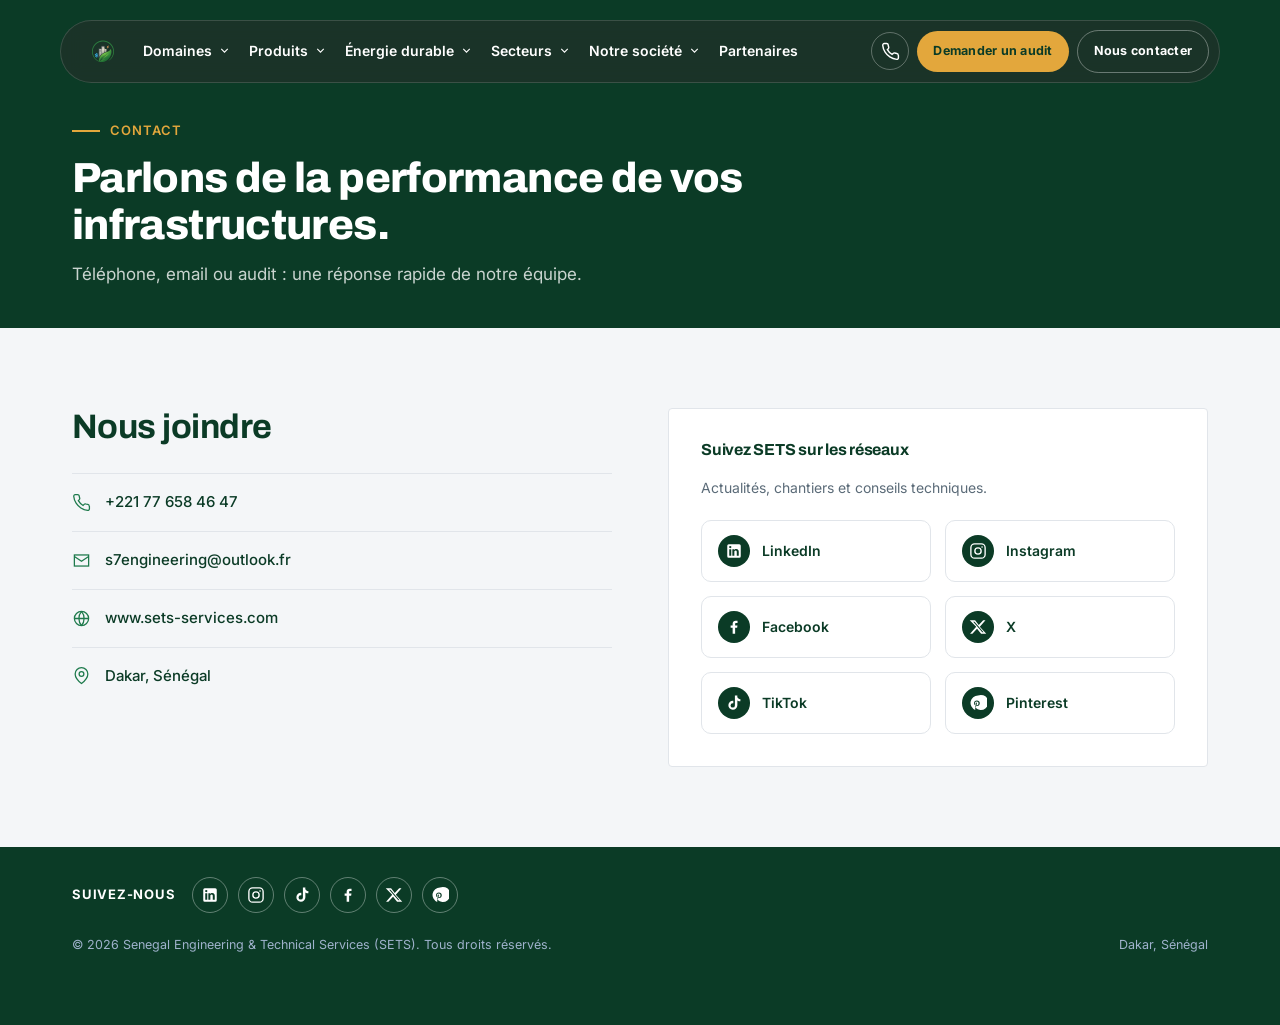
<file: contact.html>
<!DOCTYPE html>
<html lang="fr">
<head>
<meta charset="UTF-8">
<meta name="viewport" content="width=device-width, initial-scale=1.0">
<title>Contact — SETS</title>
<meta name="description" content="Contactez SETS à Dakar.">
<link rel="icon" type="image/png" href="images/logo-sets.png">
<link rel="preconnect" href="https://fonts.googleapis.com">
<link rel="preconnect" href="https://fonts.gstatic.com" crossorigin>
<link href="https://fonts.googleapis.com/css2?family=Archivo:wght@500;600;700;800&family=Inter:wght@400;500;600&display=swap" rel="stylesheet">
<link rel="stylesheet" href="style.css">
</head>
<body>

<header>
  <div class="nav">
    <div class="nav-side left">
      <a href="index.html" class="brand">
      <img class="brand-mark" src="images/logo-sets.png" alt="SETS">
      <div class="brand-text">SETS</div>
      </a>
      <div class="nav-local-mobile" id="navLocalMobile">
        <div class="nav-local-track">
          <svg viewBox="0 0 24 24" fill="none" stroke="currentColor" stroke-width="1.8"><path d="M12 21s7-6.1 7-11.5A7 7 0 005 9.5C5 14.9 12 21 12 21z"/><circle cx="12" cy="9.5" r="2.4"/></svg>
          <span class="js-local-place">Localisation…</span>
          <span class="sep">·</span>
          <svg viewBox="0 0 24 24" fill="none" stroke="currentColor" stroke-width="1.8"><circle cx="12" cy="12" r="4"/><path d="M12 2v3M12 19v3M4.2 4.2l2.1 2.1M17.7 17.7l2.1 2.1M2 12h3M19 12h3M4.2 19.8l2.1-2.1M17.7 6.3l2.1-2.1"/></svg>
          <span class="js-local-sun">—</span>
        </div>
      </div>
      <nav class="desktop-links">
        <div class="nav-item">
          <a href="domaines.html" class="nav-link" data-p="domaines">Domaines<svg class="nav-chevron" viewBox="0 0 24 24" fill="none" stroke="currentColor" stroke-width="2"><path d="M6 9l6 6 6-6"/></svg></a>
          <div class="nav-dropdown">
            <div class="nav-dropdown-inner">
              <div class="nav-dropdown-list">
                <a href="domaine-facility.html">Facility management</a>
                <a href="domaine-climatique.html">Génie climatique & réfrigération</a>
                <a href="energie.html">Énergie & efficacité énergétique</a>
                <a href="domaine-maintenance.html">Maintenance multitechnique</a>
                <a href="domaine-formation.html">Formation & renforcement</a>
              </div>
              <div class="nav-dropdown-panel">
                <p class="nav-dropdown-eyebrow">Nos domaines d'intervention</p>
                <h4>Cinq disciplines, une seule équipe responsable.</h4>
                <p>Une gestion intégrée du bâtiment jusqu'à l'efficacité énergétique, pilotée par un seul interlocuteur.</p>
              </div>
            </div>
          </div>
        </div>
        <div class="nav-item">
          <a href="produits.html" class="nav-link" data-p="produits">Produits<svg class="nav-chevron" viewBox="0 0 24 24" fill="none" stroke="currentColor" stroke-width="2"><path d="M6 9l6 6 6-6"/></svg></a>
          <div class="nav-dropdown">
            <div class="nav-dropdown-inner">
              <div class="nav-dropdown-list">
                <a href="produits.html#produit-climatiseurs">Climatiseurs & groupes froids</a>
                <a href="produits.html#produit-groupes-electrogenes">Groupes électrogènes</a>
                <a href="produits.html#produit-solaire">Panneaux solaires & onduleurs</a>
                <a href="produits.html#produit-incendie">Systèmes de sécurité incendie</a>
                <a href="produits.html#produit-eclairage">Éclairage & automatisation</a>
              </div>
              <div class="nav-dropdown-panel">
                <p class="nav-dropdown-eyebrow">Nos produits & équipements</p>
                <h4>Des équipements fiables, sélectionnés avec rigueur.</h4>
                <p>Des solutions techniques certifiées, adaptées aux exigences du climat sénégalais.</p>
              </div>
            </div>
          </div>
        </div>
        <div class="nav-item">
          <a href="energie.html" class="nav-link" data-p="energie">Énergie durable<svg class="nav-chevron" viewBox="0 0 24 24" fill="none" stroke="currentColor" stroke-width="2"><path d="M6 9l6 6 6-6"/></svg></a>
          <div class="nav-dropdown">
            <div class="nav-dropdown-inner">
              <div class="nav-dropdown-list">
                <a href="energie.html">Audits énergétiques & solaire intégré</a>
                <a href="energie.html">Génie climatique à faible impact</a>
                <a href="energie.html">Efficacité énergétique mesurable</a>
              </div>
              <div class="nav-dropdown-panel">
                <p class="nav-dropdown-eyebrow">Énergie durable</p>
                <h4>Le froid maîtrisé. L'énergie solaire valorisée.</h4>
                <p>Une approche qui conjugue performance thermique et sobriété — pour des infrastructures qui consomment moins et durent plus longtemps.</p>
              </div>
            </div>
          </div>
        </div>
        <div class="nav-item">
          <a href="secteurs.html" class="nav-link" data-p="secteurs">Secteurs<svg class="nav-chevron" viewBox="0 0 24 24" fill="none" stroke="currentColor" stroke-width="2"><path d="M6 9l6 6 6-6"/></svg></a>
          <div class="nav-dropdown">
            <div class="nav-dropdown-inner">
              <div class="nav-dropdown-list">
                <a href="secteurs.html">Santé</a>
                <a href="secteurs.html">Hôtellerie</a>
                <a href="secteurs.html">Industrie</a>
                <a href="secteurs.html">Bureaux & administration</a>
                <a href="secteurs.html">Enseignement</a>
                <a href="secteurs.html">Commerce & surfaces de vente</a>
                <a href="secteurs.html">Domestique</a>
                <a href="secteurs.html">Restauration</a>
              </div>
              <div class="nav-dropdown-panel">
                <p class="nav-dropdown-eyebrow">Nos secteurs d'activité</p>
                <h4>Adaptés aux exigences de chaque environnement.</h4>
                <p>Des solutions techniques ajustées aux contraintes propres à chaque secteur — partout au Sénégal.</p>
              </div>
            </div>
          </div>
        </div>
        <div class="nav-item">
          <a href="societe.html" class="nav-link" data-p="societe">Notre société<svg class="nav-chevron" viewBox="0 0 24 24" fill="none" stroke="currentColor" stroke-width="2"><path d="M6 9l6 6 6-6"/></svg></a>
          <div class="nav-dropdown">
            <div class="nav-dropdown-inner">
              <div class="nav-dropdown-list">
                <a href="societe.html#mission">Notre mission</a>
                <a href="societe.html#pourquoi">Pourquoi choisir SETS</a>
              </div>
              <div class="nav-dropdown-panel">
                <p class="nav-dropdown-eyebrow">Notre société</p>
                <h4>Excellence opérationnelle, efficacité énergétique, durabilité.</h4>
                <p>Une gestion proactive de vos infrastructures, pas seulement réactive.</p>
              </div>
            </div>
          </div>
        </div>
        <a href="partenaires.html" class="nav-link" data-p="partenaires">Partenaires</a>
      </nav>
    </div>
    <div class="nav-side right">
      <a href="tel:+221776584647" class="icon-btn phone-btn" aria-label="Appeler SETS">
        <svg viewBox="0 0 24 24" fill="none" stroke="currentColor" stroke-width="1.8"><path d="M22 16.9v3a2 2 0 01-2.2 2 19.8 19.8 0 01-8.6-3 19.5 19.5 0 01-6-6 19.8 19.8 0 01-3-8.7A2 2 0 014.1 2h3a2 2 0 012 1.7c.1.9.3 1.8.6 2.6a2 2 0 01-.5 2.1L8 9.7a16 16 0 006 6l1.3-1.3a2 2 0 012.1-.5c.8.3 1.7.5 2.6.6a2 2 0 011.7 2z"/></svg>
      </a>
      <div class="header-cta">
        <a href="audit.html" class="solid">Demander un audit</a>
        <a href="contact.html" class="outline">Nous contacter</a>
      </div>
      <button class="icon-btn burger" id="menuToggle" aria-label="Menu" aria-expanded="false" aria-controls="navMenu">
        <span></span><span></span><span></span>
      </button>
    </div>
  </div>
</header>
<div class="nav-overlay" id="navOverlay"></div>
<nav class="nav-menu" id="navMenu">
  <div>
    <div class="nav-menu-top">
      <span style="display:flex;align-items:center;gap:8px;"><img src="images/logo-sets.png" alt="SETS" style="width:26px;height:26px;"><span class="brand-text">SETS</span></span>
      <button class="nav-menu-close" id="menuClose" aria-label="Fermer le menu">
        <svg viewBox="0 0 24 24" fill="none" stroke="currentColor" stroke-width="1.8"><line x1="4" y1="4" x2="20" y2="20"/><line x1="20" y1="4" x2="4" y2="20"/></svg>
      </button>
    </div>
    <div class="nav-menu-links">
      <a href="societe.html">Notre société <svg viewBox="0 0 24 24" fill="none" stroke="currentColor" stroke-width="2"><path d="M9 6l6 6-6 6"/></svg></a>
      <a href="domaines.html">Domaines d'intervention <svg viewBox="0 0 24 24" fill="none" stroke="currentColor" stroke-width="2"><path d="M9 6l6 6-6 6"/></svg></a>
      <a href="produits.html">Produits <svg viewBox="0 0 24 24" fill="none" stroke="currentColor" stroke-width="2"><path d="M9 6l6 6-6 6"/></svg></a>
      <a href="societe.html#pourquoi">Pourquoi SETS <svg viewBox="0 0 24 24" fill="none" stroke="currentColor" stroke-width="2"><path d="M9 6l6 6-6 6"/></svg></a>
      <a href="secteurs.html">Secteurs d'activité <svg viewBox="0 0 24 24" fill="none" stroke="currentColor" stroke-width="2"><path d="M9 6l6 6-6 6"/></svg></a>
      <a href="partenaires.html">Partenaires <svg viewBox="0 0 24 24" fill="none" stroke="currentColor" stroke-width="2"><path d="M9 6l6 6-6 6"/></svg></a>
      <a href="contact.html">Contact</a>
    </div>
  </div>
  <div class="nav-menu-bottom">
    <a href="audit.html" class="nav-btn solid">Demander un audit</a>
    <a href="tel:+221776584647" class="nav-phone">
      <svg width="16" height="16" viewBox="0 0 24 24" fill="none" stroke="currentColor" stroke-width="1.8"><path d="M22 16.9v3a2 2 0 01-2.2 2 19.8 19.8 0 01-8.6-3 19.5 19.5 0 01-6-6 19.8 19.8 0 01-3-8.7A2 2 0 014.1 2h3a2 2 0 012 1.7c.1.9.3 1.8.6 2.6a2 2 0 01-.5 2.1L8 9.7a16 16 0 006 6l1.3-1.3a2 2 0 012.1-.5c.8.3 1.7.5 2.6.6a2 2 0 011.7 2z"/></svg>
      +221 77 658 46 47
    </a>
    <a href="mailto:s7engineering@outlook.fr" class="nav-phone">
      <svg width="16" height="16" viewBox="0 0 24 24" fill="none" stroke="currentColor" stroke-width="1.8"><rect x="3" y="5" width="18" height="14" rx="2"/><path d="M3 7l9 6 9-6"/></svg>
      Nous écrire par email
    </a>
  </div>
</nav>
<main id="top">

  <section class="page-hero">
    <div class="wrap">
      <p class="eyebrow">Contact</p>
      <h1>Parlons de la performance de vos infrastructures.</h1>
      <p class="lead">Téléphone, email ou audit : une réponse rapide de notre équipe.</p>
    </div>
  </section>

  <!-- CONTACT -->
  <section class="section contact" id="contact">
    <div class="wrap contact-grid">
      <div>
        
        <h2>Nous joindre</h2>
        <div class="contact-list">
          <div class="contact-row">
            <svg viewBox="0 0 24 24" fill="none" stroke="currentColor" stroke-width="1.6"><path d="M22 16.9v3a2 2 0 01-2.2 2 19.8 19.8 0 01-8.6-3 19.5 19.5 0 01-6-6 19.8 19.8 0 01-3-8.7A2 2 0 014.1 2h3a2 2 0 012 1.7c.1.9.3 1.8.6 2.6a2 2 0 01-.5 2.1L8 9.7a16 16 0 006 6l1.3-1.3a2 2 0 012.1-.5c.8.3 1.7.5 2.6.6a2 2 0 011.7 2z"/></svg>
            <a href="tel:+221776584647">+221 77 658 46 47</a>
          </div>
          <div class="contact-row">
            <svg viewBox="0 0 24 24" fill="none" stroke="currentColor" stroke-width="1.6"><rect x="3" y="5" width="18" height="14"/><path d="M3 7l9 6 9-6"/></svg>
            <a href="mailto:s7engineering@outlook.fr">s7engineering@outlook.fr</a>
          </div>
          <div class="contact-row">
            <svg viewBox="0 0 24 24" fill="none" stroke="currentColor" stroke-width="1.6"><circle cx="12" cy="12" r="9"/><path d="M3 12h18M12 3a14 14 0 010 18M12 3a14 14 0 000 18"/></svg>
            <a href="https://www.sets-services.com" target="_blank" rel="noopener">www.sets-services.com</a>
          </div>
          <div class="contact-row">
            <svg viewBox="0 0 24 24" fill="none" stroke="currentColor" stroke-width="1.6"><path d="M20 10c0 6-8 12-8 12s-8-6-8-12a8 8 0 0116 0z"/><circle cx="12" cy="10" r="3"/></svg>
            <a>Dakar, Sénégal</a>
          </div>
        </div>
      </div>
      <div class="contact-panel social-panel">
        <h3>Suivez SETS sur les réseaux</h3>
        <p class="social-sub">Actualités, chantiers et conseils techniques.</p>
        <div class="social-grid">
          <a href="#" class="social-link" target="_blank" rel="noopener"><span class="social-ico"><svg viewBox="0 0 24 24" fill="currentColor"><path d="M19 3H5a2 2 0 00-2 2v14a2 2 0 002 2h14a2 2 0 002-2V5a2 2 0 00-2-2zM8.34 18.34H5.67V9.5h2.67v8.84zM7 8.35a1.55 1.55 0 110-3.1 1.55 1.55 0 010 3.1zm11.34 10H15.7v-4.5c0-1.08-.02-2.46-1.5-2.46-1.5 0-1.73 1.17-1.73 2.38v4.58H9.8V9.5h2.56v1.17h.04c.36-.67 1.23-1.38 2.54-1.38 2.71 0 3.4 1.79 3.4 4.11v5.04z"/></svg></span>LinkedIn</a>
          <a href="#" class="social-link" target="_blank" rel="noopener"><span class="social-ico"><svg viewBox="0 0 24 24" fill="none" stroke="currentColor" stroke-width="1.8"><rect x="2.5" y="2.5" width="19" height="19" rx="5"/><circle cx="12" cy="12" r="4.2"/><circle cx="17.4" cy="6.6" r="1.1" fill="currentColor" stroke="none"/></svg></span>Instagram</a>
          <a href="#" class="social-link" target="_blank" rel="noopener"><span class="social-ico"><svg viewBox="0 0 24 24" fill="currentColor"><path d="M13.5 21v-8h2.7l.4-3.1h-3.1V8c0-.9.25-1.5 1.55-1.5H16.7V3.7C16.4 3.66 15.4 3.57 14.24 3.57c-2.4 0-4.04 1.47-4.04 4.17V9.9H7.5V13h2.7v8h3.3z"/></svg></span>Facebook</a>
          <a href="#" class="social-link" target="_blank" rel="noopener"><span class="social-ico"><svg viewBox="0 0 24 24" fill="currentColor"><path d="M18.9 3H22l-7.6 8.7L23 21h-6.9l-5.4-6.7L4.5 21H1.4l8.2-9.3L1 3h7.1l4.9 6.2L18.9 3zm-1.2 16h1.7L7.4 5H5.6l12.1 14z"/></svg></span>X</a>
          <a href="#" class="social-link" target="_blank" rel="noopener"><span class="social-ico"><svg viewBox="0 0 24 24" fill="currentColor"><path d="M16.5 2h-3.3v13.2a2.9 2.9 0 11-2.9-2.9c.28 0 .55.03.8.1V9a6 6 0 105.4 6V8.6a7.1 7.1 0 004 1.2V6.8a3.7 3.7 0 01-4-4.8z"/></svg></span>TikTok</a>
          <a href="#" class="social-link" target="_blank" rel="noopener"><span class="social-ico"><svg viewBox="0 0 24 24" fill="currentColor"><path d="M12 2a10 10 0 00-3.65 19.3c-.05-.8-.09-2.02.02-2.9.1-.78.65-4.99.65-4.99s-.17-.33-.17-.83c0-.77.45-1.35 1-1.35.48 0 .71.36.71.79 0 .48-.3 1.2-.46 1.87-.13.56.28 1.02.83 1.02 1 0 1.77-1.05 1.77-2.57 0-1.34-.97-2.28-2.35-2.28-1.6 0-2.54 1.2-2.54 2.44 0 .48.19.99.42 1.27a.17.17 0 01.04.16c-.05.19-.15.6-.17.68-.03.11-.09.14-.2.08-.76-.35-1.24-1.46-1.24-2.34 0-1.9 1.38-3.65 3.98-3.65 2.09 0 3.71 1.49 3.71 3.48 0 2.08-1.31 3.75-3.13 3.75-.61 0-1.19-.32-1.38-.7l-.38 1.43c-.14.53-.51 1.2-.76 1.6A10 10 0 1012 2z"/></svg></span>Pinterest</a>
        </div>
      </div>
    </div>
  </section>

</main>

<button class="back-to-top" id="backToTop" aria-label="Remonter en haut">
  <svg viewBox="0 0 24 24" fill="none" stroke="currentColor" stroke-width="2" stroke-linecap="round"><path d="M12 2v20M4.5 6l15 12M19.5 6l-15 12M12 2l-2.2 2.2M12 2l2.2 2.2M12 22l-2.2-2.2M12 22l2.2-2.2"/></svg>
</button>

<footer>
  <div class="wrap footer-social"><span class="foot-label">Suivez-nous</span><div class="foot-icons"><a href="#" class="foot-ico" aria-label="LinkedIn" target="_blank" rel="noopener"><svg viewBox="0 0 24 24" fill="currentColor"><path d="M19 3H5a2 2 0 00-2 2v14a2 2 0 002 2h14a2 2 0 002-2V5a2 2 0 00-2-2zM8.34 18.34H5.67V9.5h2.67v8.84zM7 8.35a1.55 1.55 0 110-3.1 1.55 1.55 0 010 3.1zm11.34 10H15.7v-4.5c0-1.08-.02-2.46-1.5-2.46-1.5 0-1.73 1.17-1.73 2.38v4.58H9.8V9.5h2.56v1.17h.04c.36-.67 1.23-1.38 2.54-1.38 2.71 0 3.4 1.79 3.4 4.11v5.04z"/></svg></a><a href="#" class="foot-ico" aria-label="Instagram" target="_blank" rel="noopener"><svg viewBox="0 0 24 24" fill="none" stroke="currentColor" stroke-width="1.8"><rect x="2.5" y="2.5" width="19" height="19" rx="5"/><circle cx="12" cy="12" r="4.2"/><circle cx="17.4" cy="6.6" r="1.1" fill="currentColor" stroke="none"/></svg></a><a href="#" class="foot-ico" aria-label="TikTok" target="_blank" rel="noopener"><svg viewBox="0 0 24 24" fill="currentColor"><path d="M16.5 2h-3.3v13.2a2.9 2.9 0 11-2.9-2.9c.28 0 .55.03.8.1V9a6 6 0 105.4 6V8.6a7.1 7.1 0 004 1.2V6.8a3.7 3.7 0 01-4-4.8z"/></svg></a><a href="#" class="foot-ico" aria-label="Facebook" target="_blank" rel="noopener"><svg viewBox="0 0 24 24" fill="currentColor"><path d="M13.5 21v-8h2.7l.4-3.1h-3.1V8c0-.9.25-1.5 1.55-1.5H16.7V3.7C16.4 3.66 15.4 3.57 14.24 3.57c-2.4 0-4.04 1.47-4.04 4.17V9.9H7.5V13h2.7v8h3.3z"/></svg></a><a href="#" class="foot-ico" aria-label="X" target="_blank" rel="noopener"><svg viewBox="0 0 24 24" fill="currentColor"><path d="M18.9 3H22l-7.6 8.7L23 21h-6.9l-5.4-6.7L4.5 21H1.4l8.2-9.3L1 3h7.1l4.9 6.2L18.9 3zm-1.2 16h1.7L7.4 5H5.6l12.1 14z"/></svg></a><a href="#" class="foot-ico" aria-label="Pinterest" target="_blank" rel="noopener"><svg viewBox="0 0 24 24" fill="currentColor"><path d="M12 2a10 10 0 00-3.65 19.3c-.05-.8-.09-2.02.02-2.9.1-.78.65-4.99.65-4.99s-.17-.33-.17-.83c0-.77.45-1.35 1-1.35.48 0 .71.36.71.79 0 .48-.3 1.2-.46 1.87-.13.56.28 1.02.83 1.02 1 0 1.77-1.05 1.77-2.57 0-1.34-.97-2.28-2.35-2.28-1.6 0-2.54 1.2-2.54 2.44 0 .48.19.99.42 1.27a.17.17 0 01.04.16c-.05.19-.15.6-.17.68-.03.11-.09.14-.2.08-.76-.35-1.24-1.46-1.24-2.34 0-1.9 1.38-3.65 3.98-3.65 2.09 0 3.71 1.49 3.71 3.48 0 2.08-1.31 3.75-3.13 3.75-.61 0-1.19-.32-1.38-.7l-.38 1.43c-.14.53-.51 1.2-.76 1.6A10 10 0 1012 2z"/></svg></a></div></div>
  <div class="wrap footer-row">
    <span>© 2026 Senegal Engineering & Technical Services (SETS). Tous droits réservés.</span>
    <span>Dakar, Sénégal</span>
  </div>
</footer>

<script src="script.js"></script>
</body>
</html>
</file>
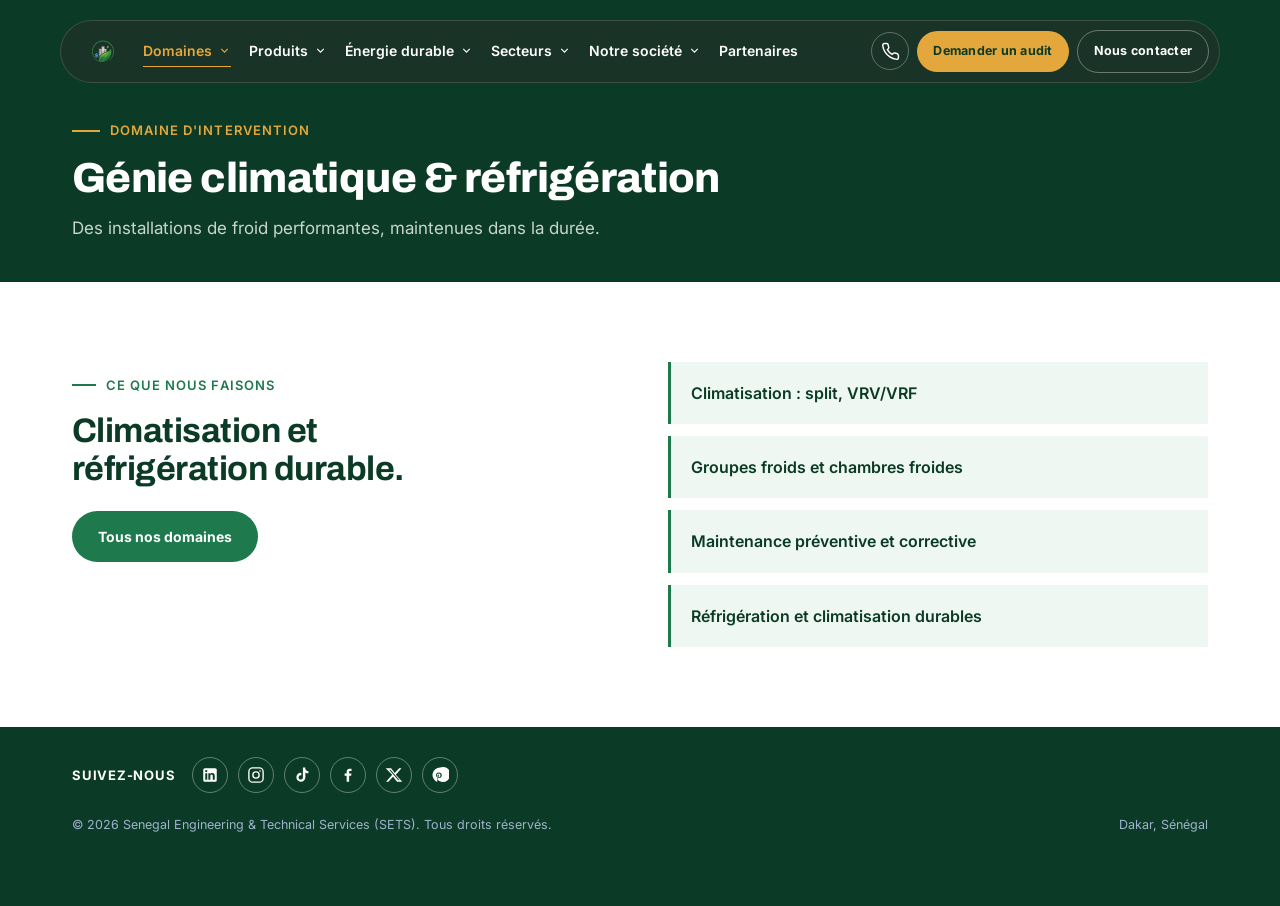
<file: domaine-climatique.html>
<!DOCTYPE html>
<html lang="fr">
<head>
<meta charset="UTF-8">
<meta name="viewport" content="width=device-width, initial-scale=1.0">
<title>Génie climatique & réfrigération — SETS</title>
<meta name="description" content="Climatisation et réfrigération durable.">
<link rel="icon" type="image/png" href="images/logo-sets.png">
<link rel="preconnect" href="https://fonts.googleapis.com">
<link rel="preconnect" href="https://fonts.gstatic.com" crossorigin>
<link href="https://fonts.googleapis.com/css2?family=Archivo:wght@500;600;700;800&family=Inter:wght@400;500;600&display=swap" rel="stylesheet">
<link rel="stylesheet" href="style.css">
</head>
<body>

<header>
  <div class="nav">
    <div class="nav-side left">
      <a href="index.html" class="brand">
      <img class="brand-mark" src="images/logo-sets.png" alt="SETS">
      <div class="brand-text">SETS</div>
      </a>
      <div class="nav-local-mobile" id="navLocalMobile">
        <div class="nav-local-track">
          <svg viewBox="0 0 24 24" fill="none" stroke="currentColor" stroke-width="1.8"><path d="M12 21s7-6.1 7-11.5A7 7 0 005 9.5C5 14.9 12 21 12 21z"/><circle cx="12" cy="9.5" r="2.4"/></svg>
          <span class="js-local-place">Localisation…</span>
          <span class="sep">·</span>
          <svg viewBox="0 0 24 24" fill="none" stroke="currentColor" stroke-width="1.8"><circle cx="12" cy="12" r="4"/><path d="M12 2v3M12 19v3M4.2 4.2l2.1 2.1M17.7 17.7l2.1 2.1M2 12h3M19 12h3M4.2 19.8l2.1-2.1M17.7 6.3l2.1-2.1"/></svg>
          <span class="js-local-sun">—</span>
        </div>
      </div>
      <nav class="desktop-links">
        <div class="nav-item">
          <a href="domaines.html" class="nav-link active" data-p="domaines" aria-current="page">Domaines<svg class="nav-chevron" viewBox="0 0 24 24" fill="none" stroke="currentColor" stroke-width="2"><path d="M6 9l6 6 6-6"/></svg></a>
          <div class="nav-dropdown">
            <div class="nav-dropdown-inner">
              <div class="nav-dropdown-list">
                <a href="domaine-facility.html">Facility management</a>
                <a href="domaine-climatique.html">Génie climatique & réfrigération</a>
                <a href="energie.html">Énergie & efficacité énergétique</a>
                <a href="domaine-maintenance.html">Maintenance multitechnique</a>
                <a href="domaine-formation.html">Formation & renforcement</a>
              </div>
              <div class="nav-dropdown-panel">
                <p class="nav-dropdown-eyebrow">Nos domaines d'intervention</p>
                <h4>Cinq disciplines, une seule équipe responsable.</h4>
                <p>Une gestion intégrée du bâtiment jusqu'à l'efficacité énergétique, pilotée par un seul interlocuteur.</p>
              </div>
            </div>
          </div>
        </div>
        <div class="nav-item">
          <a href="produits.html" class="nav-link" data-p="produits">Produits<svg class="nav-chevron" viewBox="0 0 24 24" fill="none" stroke="currentColor" stroke-width="2"><path d="M6 9l6 6 6-6"/></svg></a>
          <div class="nav-dropdown">
            <div class="nav-dropdown-inner">
              <div class="nav-dropdown-list">
                <a href="produits.html#produit-climatiseurs">Climatiseurs & groupes froids</a>
                <a href="produits.html#produit-groupes-electrogenes">Groupes électrogènes</a>
                <a href="produits.html#produit-solaire">Panneaux solaires & onduleurs</a>
                <a href="produits.html#produit-incendie">Systèmes de sécurité incendie</a>
                <a href="produits.html#produit-eclairage">Éclairage & automatisation</a>
              </div>
              <div class="nav-dropdown-panel">
                <p class="nav-dropdown-eyebrow">Nos produits & équipements</p>
                <h4>Des équipements fiables, sélectionnés avec rigueur.</h4>
                <p>Des solutions techniques certifiées, adaptées aux exigences du climat sénégalais.</p>
              </div>
            </div>
          </div>
        </div>
        <div class="nav-item">
          <a href="energie.html" class="nav-link" data-p="energie">Énergie durable<svg class="nav-chevron" viewBox="0 0 24 24" fill="none" stroke="currentColor" stroke-width="2"><path d="M6 9l6 6 6-6"/></svg></a>
          <div class="nav-dropdown">
            <div class="nav-dropdown-inner">
              <div class="nav-dropdown-list">
                <a href="energie.html">Audits énergétiques & solaire intégré</a>
                <a href="energie.html">Génie climatique à faible impact</a>
                <a href="energie.html">Efficacité énergétique mesurable</a>
              </div>
              <div class="nav-dropdown-panel">
                <p class="nav-dropdown-eyebrow">Énergie durable</p>
                <h4>Le froid maîtrisé. L'énergie solaire valorisée.</h4>
                <p>Une approche qui conjugue performance thermique et sobriété — pour des infrastructures qui consomment moins et durent plus longtemps.</p>
              </div>
            </div>
          </div>
        </div>
        <div class="nav-item">
          <a href="secteurs.html" class="nav-link" data-p="secteurs">Secteurs<svg class="nav-chevron" viewBox="0 0 24 24" fill="none" stroke="currentColor" stroke-width="2"><path d="M6 9l6 6 6-6"/></svg></a>
          <div class="nav-dropdown">
            <div class="nav-dropdown-inner">
              <div class="nav-dropdown-list">
                <a href="secteurs.html">Santé</a>
                <a href="secteurs.html">Hôtellerie</a>
                <a href="secteurs.html">Industrie</a>
                <a href="secteurs.html">Bureaux & administration</a>
                <a href="secteurs.html">Enseignement</a>
                <a href="secteurs.html">Commerce & surfaces de vente</a>
                <a href="secteurs.html">Domestique</a>
                <a href="secteurs.html">Restauration</a>
              </div>
              <div class="nav-dropdown-panel">
                <p class="nav-dropdown-eyebrow">Nos secteurs d'activité</p>
                <h4>Adaptés aux exigences de chaque environnement.</h4>
                <p>Des solutions techniques ajustées aux contraintes propres à chaque secteur — partout au Sénégal.</p>
              </div>
            </div>
          </div>
        </div>
        <div class="nav-item">
          <a href="societe.html" class="nav-link" data-p="societe">Notre société<svg class="nav-chevron" viewBox="0 0 24 24" fill="none" stroke="currentColor" stroke-width="2"><path d="M6 9l6 6 6-6"/></svg></a>
          <div class="nav-dropdown">
            <div class="nav-dropdown-inner">
              <div class="nav-dropdown-list">
                <a href="societe.html#mission">Notre mission</a>
                <a href="societe.html#pourquoi">Pourquoi choisir SETS</a>
              </div>
              <div class="nav-dropdown-panel">
                <p class="nav-dropdown-eyebrow">Notre société</p>
                <h4>Excellence opérationnelle, efficacité énergétique, durabilité.</h4>
                <p>Une gestion proactive de vos infrastructures, pas seulement réactive.</p>
              </div>
            </div>
          </div>
        </div>
        <a href="partenaires.html" class="nav-link" data-p="partenaires">Partenaires</a>
      </nav>
    </div>
    <div class="nav-side right">
      <a href="tel:+221776584647" class="icon-btn phone-btn" aria-label="Appeler SETS">
        <svg viewBox="0 0 24 24" fill="none" stroke="currentColor" stroke-width="1.8"><path d="M22 16.9v3a2 2 0 01-2.2 2 19.8 19.8 0 01-8.6-3 19.5 19.5 0 01-6-6 19.8 19.8 0 01-3-8.7A2 2 0 014.1 2h3a2 2 0 012 1.7c.1.9.3 1.8.6 2.6a2 2 0 01-.5 2.1L8 9.7a16 16 0 006 6l1.3-1.3a2 2 0 012.1-.5c.8.3 1.7.5 2.6.6a2 2 0 011.7 2z"/></svg>
      </a>
      <div class="header-cta">
        <a href="audit.html" class="solid">Demander un audit</a>
        <a href="contact.html" class="outline">Nous contacter</a>
      </div>
      <button class="icon-btn burger" id="menuToggle" aria-label="Menu" aria-expanded="false" aria-controls="navMenu">
        <span></span><span></span><span></span>
      </button>
    </div>
  </div>
</header>
<div class="nav-overlay" id="navOverlay"></div>
<nav class="nav-menu" id="navMenu">
  <div>
    <div class="nav-menu-top">
      <span style="display:flex;align-items:center;gap:8px;"><img src="images/logo-sets.png" alt="SETS" style="width:26px;height:26px;"><span class="brand-text">SETS</span></span>
      <button class="nav-menu-close" id="menuClose" aria-label="Fermer le menu">
        <svg viewBox="0 0 24 24" fill="none" stroke="currentColor" stroke-width="1.8"><line x1="4" y1="4" x2="20" y2="20"/><line x1="20" y1="4" x2="4" y2="20"/></svg>
      </button>
    </div>
    <div class="nav-menu-links">
      <a href="societe.html">Notre société <svg viewBox="0 0 24 24" fill="none" stroke="currentColor" stroke-width="2"><path d="M9 6l6 6-6 6"/></svg></a>
      <a href="domaines.html">Domaines d'intervention <svg viewBox="0 0 24 24" fill="none" stroke="currentColor" stroke-width="2"><path d="M9 6l6 6-6 6"/></svg></a>
      <a href="produits.html">Produits <svg viewBox="0 0 24 24" fill="none" stroke="currentColor" stroke-width="2"><path d="M9 6l6 6-6 6"/></svg></a>
      <a href="societe.html#pourquoi">Pourquoi SETS <svg viewBox="0 0 24 24" fill="none" stroke="currentColor" stroke-width="2"><path d="M9 6l6 6-6 6"/></svg></a>
      <a href="secteurs.html">Secteurs d'activité <svg viewBox="0 0 24 24" fill="none" stroke="currentColor" stroke-width="2"><path d="M9 6l6 6-6 6"/></svg></a>
      <a href="partenaires.html">Partenaires <svg viewBox="0 0 24 24" fill="none" stroke="currentColor" stroke-width="2"><path d="M9 6l6 6-6 6"/></svg></a>
      <a href="contact.html">Contact</a>
    </div>
  </div>
  <div class="nav-menu-bottom">
    <a href="audit.html" class="nav-btn solid">Demander un audit</a>
    <a href="tel:+221776584647" class="nav-phone">
      <svg width="16" height="16" viewBox="0 0 24 24" fill="none" stroke="currentColor" stroke-width="1.8"><path d="M22 16.9v3a2 2 0 01-2.2 2 19.8 19.8 0 01-8.6-3 19.5 19.5 0 01-6-6 19.8 19.8 0 01-3-8.7A2 2 0 014.1 2h3a2 2 0 012 1.7c.1.9.3 1.8.6 2.6a2 2 0 01-.5 2.1L8 9.7a16 16 0 006 6l1.3-1.3a2 2 0 012.1-.5c.8.3 1.7.5 2.6.6a2 2 0 011.7 2z"/></svg>
      +221 77 658 46 47
    </a>
    <a href="mailto:s7engineering@outlook.fr" class="nav-phone">
      <svg width="16" height="16" viewBox="0 0 24 24" fill="none" stroke="currentColor" stroke-width="1.8"><rect x="3" y="5" width="18" height="14" rx="2"/><path d="M3 7l9 6 9-6"/></svg>
      Nous écrire par email
    </a>
  </div>
</nav>
<main id="top">

  <section class="page-hero">
    <div class="wrap">
      <p class="eyebrow">Domaine d'intervention</p>
      <h1>Génie climatique & réfrigération</h1>
      <p class="lead">Des installations de froid performantes, maintenues dans la durée.</p>
    </div>
  </section>

  <section class="section">
    <div class="wrap detail-grid">
      <div>
        <p class="eyebrow-dark">Ce que nous faisons</p>
        <h2>Climatisation et réfrigération durable.</h2>
        <p class="detail-more"><a class="btn-link" href="domaines.html">Tous nos domaines</a></p>
      </div>
      <ul class="presta-list"><li>Climatisation : split, VRV/VRF</li><li>Groupes froids et chambres froides</li><li>Maintenance préventive et corrective</li><li>Réfrigération et climatisation durables</li></ul>
    </div>
  </section>


</main>

<button class="back-to-top" id="backToTop" aria-label="Remonter en haut">
  <svg viewBox="0 0 24 24" fill="none" stroke="currentColor" stroke-width="2" stroke-linecap="round"><path d="M12 2v20M4.5 6l15 12M19.5 6l-15 12M12 2l-2.2 2.2M12 2l2.2 2.2M12 22l-2.2-2.2M12 22l2.2-2.2"/></svg>
</button>

<footer>
  <div class="wrap footer-social"><span class="foot-label">Suivez-nous</span><div class="foot-icons"><a href="#" class="foot-ico" aria-label="LinkedIn" target="_blank" rel="noopener"><svg viewBox="0 0 24 24" fill="currentColor"><path d="M19 3H5a2 2 0 00-2 2v14a2 2 0 002 2h14a2 2 0 002-2V5a2 2 0 00-2-2zM8.34 18.34H5.67V9.5h2.67v8.84zM7 8.35a1.55 1.55 0 110-3.1 1.55 1.55 0 010 3.1zm11.34 10H15.7v-4.5c0-1.08-.02-2.46-1.5-2.46-1.5 0-1.73 1.17-1.73 2.38v4.58H9.8V9.5h2.56v1.17h.04c.36-.67 1.23-1.38 2.54-1.38 2.71 0 3.4 1.79 3.4 4.11v5.04z"/></svg></a><a href="#" class="foot-ico" aria-label="Instagram" target="_blank" rel="noopener"><svg viewBox="0 0 24 24" fill="none" stroke="currentColor" stroke-width="1.8"><rect x="2.5" y="2.5" width="19" height="19" rx="5"/><circle cx="12" cy="12" r="4.2"/><circle cx="17.4" cy="6.6" r="1.1" fill="currentColor" stroke="none"/></svg></a><a href="#" class="foot-ico" aria-label="TikTok" target="_blank" rel="noopener"><svg viewBox="0 0 24 24" fill="currentColor"><path d="M16.5 2h-3.3v13.2a2.9 2.9 0 11-2.9-2.9c.28 0 .55.03.8.1V9a6 6 0 105.4 6V8.6a7.1 7.1 0 004 1.2V6.8a3.7 3.7 0 01-4-4.8z"/></svg></a><a href="#" class="foot-ico" aria-label="Facebook" target="_blank" rel="noopener"><svg viewBox="0 0 24 24" fill="currentColor"><path d="M13.5 21v-8h2.7l.4-3.1h-3.1V8c0-.9.25-1.5 1.55-1.5H16.7V3.7C16.4 3.66 15.4 3.57 14.24 3.57c-2.4 0-4.04 1.47-4.04 4.17V9.9H7.5V13h2.7v8h3.3z"/></svg></a><a href="#" class="foot-ico" aria-label="X" target="_blank" rel="noopener"><svg viewBox="0 0 24 24" fill="currentColor"><path d="M18.9 3H22l-7.6 8.7L23 21h-6.9l-5.4-6.7L4.5 21H1.4l8.2-9.3L1 3h7.1l4.9 6.2L18.9 3zm-1.2 16h1.7L7.4 5H5.6l12.1 14z"/></svg></a><a href="#" class="foot-ico" aria-label="Pinterest" target="_blank" rel="noopener"><svg viewBox="0 0 24 24" fill="currentColor"><path d="M12 2a10 10 0 00-3.65 19.3c-.05-.8-.09-2.02.02-2.9.1-.78.65-4.99.65-4.99s-.17-.33-.17-.83c0-.77.45-1.35 1-1.35.48 0 .71.36.71.79 0 .48-.3 1.2-.46 1.87-.13.56.28 1.02.83 1.02 1 0 1.77-1.05 1.77-2.57 0-1.34-.97-2.28-2.35-2.28-1.6 0-2.54 1.2-2.54 2.44 0 .48.19.99.42 1.27a.17.17 0 01.04.16c-.05.19-.15.6-.17.68-.03.11-.09.14-.2.08-.76-.35-1.24-1.46-1.24-2.34 0-1.9 1.38-3.65 3.98-3.65 2.09 0 3.71 1.49 3.71 3.48 0 2.08-1.31 3.75-3.13 3.75-.61 0-1.19-.32-1.38-.7l-.38 1.43c-.14.53-.51 1.2-.76 1.6A10 10 0 1012 2z"/></svg></a></div></div>
  <div class="wrap footer-row">
    <span>© 2026 Senegal Engineering & Technical Services (SETS). Tous droits réservés.</span>
    <span>Dakar, Sénégal</span>
  </div>
</footer>

<script src="script.js"></script>
</body>
</html>
</file>
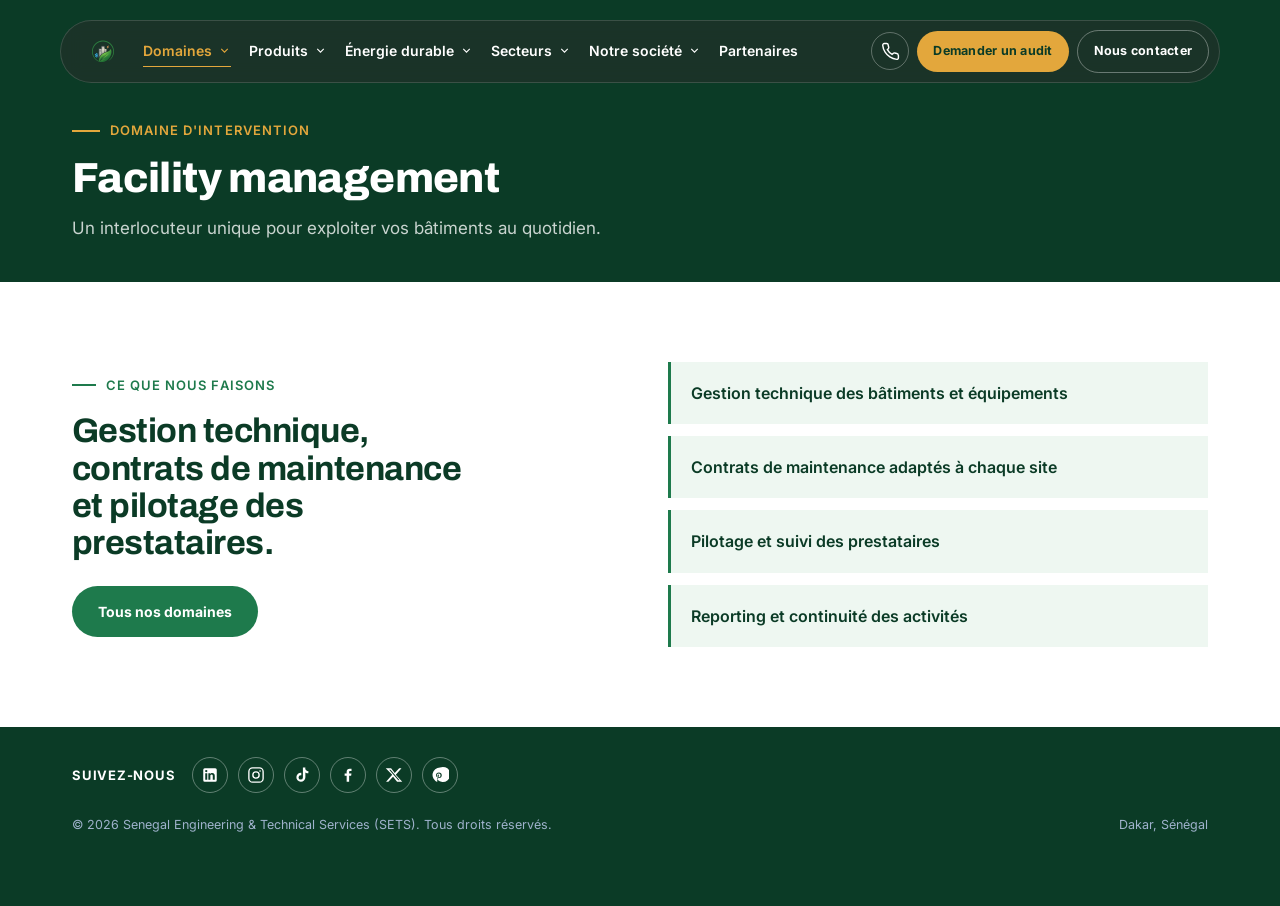
<file: domaine-facility.html>
<!DOCTYPE html>
<html lang="fr">
<head>
<meta charset="UTF-8">
<meta name="viewport" content="width=device-width, initial-scale=1.0">
<title>Facility management — SETS</title>
<meta name="description" content="Gestion technique, contrats de maintenance et pilotage des prestataires.">
<link rel="icon" type="image/png" href="images/logo-sets.png">
<link rel="preconnect" href="https://fonts.googleapis.com">
<link rel="preconnect" href="https://fonts.gstatic.com" crossorigin>
<link href="https://fonts.googleapis.com/css2?family=Archivo:wght@500;600;700;800&family=Inter:wght@400;500;600&display=swap" rel="stylesheet">
<link rel="stylesheet" href="style.css">
</head>
<body>

<header>
  <div class="nav">
    <div class="nav-side left">
      <a href="index.html" class="brand">
      <img class="brand-mark" src="images/logo-sets.png" alt="SETS">
      <div class="brand-text">SETS</div>
      </a>
      <div class="nav-local-mobile" id="navLocalMobile">
        <div class="nav-local-track">
          <svg viewBox="0 0 24 24" fill="none" stroke="currentColor" stroke-width="1.8"><path d="M12 21s7-6.1 7-11.5A7 7 0 005 9.5C5 14.9 12 21 12 21z"/><circle cx="12" cy="9.5" r="2.4"/></svg>
          <span class="js-local-place">Localisation…</span>
          <span class="sep">·</span>
          <svg viewBox="0 0 24 24" fill="none" stroke="currentColor" stroke-width="1.8"><circle cx="12" cy="12" r="4"/><path d="M12 2v3M12 19v3M4.2 4.2l2.1 2.1M17.7 17.7l2.1 2.1M2 12h3M19 12h3M4.2 19.8l2.1-2.1M17.7 6.3l2.1-2.1"/></svg>
          <span class="js-local-sun">—</span>
        </div>
      </div>
      <nav class="desktop-links">
        <div class="nav-item">
          <a href="domaines.html" class="nav-link active" data-p="domaines" aria-current="page">Domaines<svg class="nav-chevron" viewBox="0 0 24 24" fill="none" stroke="currentColor" stroke-width="2"><path d="M6 9l6 6 6-6"/></svg></a>
          <div class="nav-dropdown">
            <div class="nav-dropdown-inner">
              <div class="nav-dropdown-list">
                <a href="domaine-facility.html">Facility management</a>
                <a href="domaine-climatique.html">Génie climatique & réfrigération</a>
                <a href="energie.html">Énergie & efficacité énergétique</a>
                <a href="domaine-maintenance.html">Maintenance multitechnique</a>
                <a href="domaine-formation.html">Formation & renforcement</a>
              </div>
              <div class="nav-dropdown-panel">
                <p class="nav-dropdown-eyebrow">Nos domaines d'intervention</p>
                <h4>Cinq disciplines, une seule équipe responsable.</h4>
                <p>Une gestion intégrée du bâtiment jusqu'à l'efficacité énergétique, pilotée par un seul interlocuteur.</p>
              </div>
            </div>
          </div>
        </div>
        <div class="nav-item">
          <a href="produits.html" class="nav-link" data-p="produits">Produits<svg class="nav-chevron" viewBox="0 0 24 24" fill="none" stroke="currentColor" stroke-width="2"><path d="M6 9l6 6 6-6"/></svg></a>
          <div class="nav-dropdown">
            <div class="nav-dropdown-inner">
              <div class="nav-dropdown-list">
                <a href="produits.html#produit-climatiseurs">Climatiseurs & groupes froids</a>
                <a href="produits.html#produit-groupes-electrogenes">Groupes électrogènes</a>
                <a href="produits.html#produit-solaire">Panneaux solaires & onduleurs</a>
                <a href="produits.html#produit-incendie">Systèmes de sécurité incendie</a>
                <a href="produits.html#produit-eclairage">Éclairage & automatisation</a>
              </div>
              <div class="nav-dropdown-panel">
                <p class="nav-dropdown-eyebrow">Nos produits & équipements</p>
                <h4>Des équipements fiables, sélectionnés avec rigueur.</h4>
                <p>Des solutions techniques certifiées, adaptées aux exigences du climat sénégalais.</p>
              </div>
            </div>
          </div>
        </div>
        <div class="nav-item">
          <a href="energie.html" class="nav-link" data-p="energie">Énergie durable<svg class="nav-chevron" viewBox="0 0 24 24" fill="none" stroke="currentColor" stroke-width="2"><path d="M6 9l6 6 6-6"/></svg></a>
          <div class="nav-dropdown">
            <div class="nav-dropdown-inner">
              <div class="nav-dropdown-list">
                <a href="energie.html">Audits énergétiques & solaire intégré</a>
                <a href="energie.html">Génie climatique à faible impact</a>
                <a href="energie.html">Efficacité énergétique mesurable</a>
              </div>
              <div class="nav-dropdown-panel">
                <p class="nav-dropdown-eyebrow">Énergie durable</p>
                <h4>Le froid maîtrisé. L'énergie solaire valorisée.</h4>
                <p>Une approche qui conjugue performance thermique et sobriété — pour des infrastructures qui consomment moins et durent plus longtemps.</p>
              </div>
            </div>
          </div>
        </div>
        <div class="nav-item">
          <a href="secteurs.html" class="nav-link" data-p="secteurs">Secteurs<svg class="nav-chevron" viewBox="0 0 24 24" fill="none" stroke="currentColor" stroke-width="2"><path d="M6 9l6 6 6-6"/></svg></a>
          <div class="nav-dropdown">
            <div class="nav-dropdown-inner">
              <div class="nav-dropdown-list">
                <a href="secteurs.html">Santé</a>
                <a href="secteurs.html">Hôtellerie</a>
                <a href="secteurs.html">Industrie</a>
                <a href="secteurs.html">Bureaux & administration</a>
                <a href="secteurs.html">Enseignement</a>
                <a href="secteurs.html">Commerce & surfaces de vente</a>
                <a href="secteurs.html">Domestique</a>
                <a href="secteurs.html">Restauration</a>
              </div>
              <div class="nav-dropdown-panel">
                <p class="nav-dropdown-eyebrow">Nos secteurs d'activité</p>
                <h4>Adaptés aux exigences de chaque environnement.</h4>
                <p>Des solutions techniques ajustées aux contraintes propres à chaque secteur — partout au Sénégal.</p>
              </div>
            </div>
          </div>
        </div>
        <div class="nav-item">
          <a href="societe.html" class="nav-link" data-p="societe">Notre société<svg class="nav-chevron" viewBox="0 0 24 24" fill="none" stroke="currentColor" stroke-width="2"><path d="M6 9l6 6 6-6"/></svg></a>
          <div class="nav-dropdown">
            <div class="nav-dropdown-inner">
              <div class="nav-dropdown-list">
                <a href="societe.html#mission">Notre mission</a>
                <a href="societe.html#pourquoi">Pourquoi choisir SETS</a>
              </div>
              <div class="nav-dropdown-panel">
                <p class="nav-dropdown-eyebrow">Notre société</p>
                <h4>Excellence opérationnelle, efficacité énergétique, durabilité.</h4>
                <p>Une gestion proactive de vos infrastructures, pas seulement réactive.</p>
              </div>
            </div>
          </div>
        </div>
        <a href="partenaires.html" class="nav-link" data-p="partenaires">Partenaires</a>
      </nav>
    </div>
    <div class="nav-side right">
      <a href="tel:+221776584647" class="icon-btn phone-btn" aria-label="Appeler SETS">
        <svg viewBox="0 0 24 24" fill="none" stroke="currentColor" stroke-width="1.8"><path d="M22 16.9v3a2 2 0 01-2.2 2 19.8 19.8 0 01-8.6-3 19.5 19.5 0 01-6-6 19.8 19.8 0 01-3-8.7A2 2 0 014.1 2h3a2 2 0 012 1.7c.1.9.3 1.8.6 2.6a2 2 0 01-.5 2.1L8 9.7a16 16 0 006 6l1.3-1.3a2 2 0 012.1-.5c.8.3 1.7.5 2.6.6a2 2 0 011.7 2z"/></svg>
      </a>
      <div class="header-cta">
        <a href="audit.html" class="solid">Demander un audit</a>
        <a href="contact.html" class="outline">Nous contacter</a>
      </div>
      <button class="icon-btn burger" id="menuToggle" aria-label="Menu" aria-expanded="false" aria-controls="navMenu">
        <span></span><span></span><span></span>
      </button>
    </div>
  </div>
</header>
<div class="nav-overlay" id="navOverlay"></div>
<nav class="nav-menu" id="navMenu">
  <div>
    <div class="nav-menu-top">
      <span style="display:flex;align-items:center;gap:8px;"><img src="images/logo-sets.png" alt="SETS" style="width:26px;height:26px;"><span class="brand-text">SETS</span></span>
      <button class="nav-menu-close" id="menuClose" aria-label="Fermer le menu">
        <svg viewBox="0 0 24 24" fill="none" stroke="currentColor" stroke-width="1.8"><line x1="4" y1="4" x2="20" y2="20"/><line x1="20" y1="4" x2="4" y2="20"/></svg>
      </button>
    </div>
    <div class="nav-menu-links">
      <a href="societe.html">Notre société <svg viewBox="0 0 24 24" fill="none" stroke="currentColor" stroke-width="2"><path d="M9 6l6 6-6 6"/></svg></a>
      <a href="domaines.html">Domaines d'intervention <svg viewBox="0 0 24 24" fill="none" stroke="currentColor" stroke-width="2"><path d="M9 6l6 6-6 6"/></svg></a>
      <a href="produits.html">Produits <svg viewBox="0 0 24 24" fill="none" stroke="currentColor" stroke-width="2"><path d="M9 6l6 6-6 6"/></svg></a>
      <a href="societe.html#pourquoi">Pourquoi SETS <svg viewBox="0 0 24 24" fill="none" stroke="currentColor" stroke-width="2"><path d="M9 6l6 6-6 6"/></svg></a>
      <a href="secteurs.html">Secteurs d'activité <svg viewBox="0 0 24 24" fill="none" stroke="currentColor" stroke-width="2"><path d="M9 6l6 6-6 6"/></svg></a>
      <a href="partenaires.html">Partenaires <svg viewBox="0 0 24 24" fill="none" stroke="currentColor" stroke-width="2"><path d="M9 6l6 6-6 6"/></svg></a>
      <a href="contact.html">Contact</a>
    </div>
  </div>
  <div class="nav-menu-bottom">
    <a href="audit.html" class="nav-btn solid">Demander un audit</a>
    <a href="tel:+221776584647" class="nav-phone">
      <svg width="16" height="16" viewBox="0 0 24 24" fill="none" stroke="currentColor" stroke-width="1.8"><path d="M22 16.9v3a2 2 0 01-2.2 2 19.8 19.8 0 01-8.6-3 19.5 19.5 0 01-6-6 19.8 19.8 0 01-3-8.7A2 2 0 014.1 2h3a2 2 0 012 1.7c.1.9.3 1.8.6 2.6a2 2 0 01-.5 2.1L8 9.7a16 16 0 006 6l1.3-1.3a2 2 0 012.1-.5c.8.3 1.7.5 2.6.6a2 2 0 011.7 2z"/></svg>
      +221 77 658 46 47
    </a>
    <a href="mailto:s7engineering@outlook.fr" class="nav-phone">
      <svg width="16" height="16" viewBox="0 0 24 24" fill="none" stroke="currentColor" stroke-width="1.8"><rect x="3" y="5" width="18" height="14" rx="2"/><path d="M3 7l9 6 9-6"/></svg>
      Nous écrire par email
    </a>
  </div>
</nav>
<main id="top">

  <section class="page-hero">
    <div class="wrap">
      <p class="eyebrow">Domaine d'intervention</p>
      <h1>Facility management</h1>
      <p class="lead">Un interlocuteur unique pour exploiter vos bâtiments au quotidien.</p>
    </div>
  </section>

  <section class="section">
    <div class="wrap detail-grid">
      <div>
        <p class="eyebrow-dark">Ce que nous faisons</p>
        <h2>Gestion technique, contrats de maintenance et pilotage des prestataires.</h2>
        <p class="detail-more"><a class="btn-link" href="domaines.html">Tous nos domaines</a></p>
      </div>
      <ul class="presta-list"><li>Gestion technique des bâtiments et équipements</li><li>Contrats de maintenance adaptés à chaque site</li><li>Pilotage et suivi des prestataires</li><li>Reporting et continuité des activités</li></ul>
    </div>
  </section>


</main>

<button class="back-to-top" id="backToTop" aria-label="Remonter en haut">
  <svg viewBox="0 0 24 24" fill="none" stroke="currentColor" stroke-width="2" stroke-linecap="round"><path d="M12 2v20M4.5 6l15 12M19.5 6l-15 12M12 2l-2.2 2.2M12 2l2.2 2.2M12 22l-2.2-2.2M12 22l2.2-2.2"/></svg>
</button>

<footer>
  <div class="wrap footer-social"><span class="foot-label">Suivez-nous</span><div class="foot-icons"><a href="#" class="foot-ico" aria-label="LinkedIn" target="_blank" rel="noopener"><svg viewBox="0 0 24 24" fill="currentColor"><path d="M19 3H5a2 2 0 00-2 2v14a2 2 0 002 2h14a2 2 0 002-2V5a2 2 0 00-2-2zM8.34 18.34H5.67V9.5h2.67v8.84zM7 8.35a1.55 1.55 0 110-3.1 1.55 1.55 0 010 3.1zm11.34 10H15.7v-4.5c0-1.08-.02-2.46-1.5-2.46-1.5 0-1.73 1.17-1.73 2.38v4.58H9.8V9.5h2.56v1.17h.04c.36-.67 1.23-1.38 2.54-1.38 2.71 0 3.4 1.79 3.4 4.11v5.04z"/></svg></a><a href="#" class="foot-ico" aria-label="Instagram" target="_blank" rel="noopener"><svg viewBox="0 0 24 24" fill="none" stroke="currentColor" stroke-width="1.8"><rect x="2.5" y="2.5" width="19" height="19" rx="5"/><circle cx="12" cy="12" r="4.2"/><circle cx="17.4" cy="6.6" r="1.1" fill="currentColor" stroke="none"/></svg></a><a href="#" class="foot-ico" aria-label="TikTok" target="_blank" rel="noopener"><svg viewBox="0 0 24 24" fill="currentColor"><path d="M16.5 2h-3.3v13.2a2.9 2.9 0 11-2.9-2.9c.28 0 .55.03.8.1V9a6 6 0 105.4 6V8.6a7.1 7.1 0 004 1.2V6.8a3.7 3.7 0 01-4-4.8z"/></svg></a><a href="#" class="foot-ico" aria-label="Facebook" target="_blank" rel="noopener"><svg viewBox="0 0 24 24" fill="currentColor"><path d="M13.5 21v-8h2.7l.4-3.1h-3.1V8c0-.9.25-1.5 1.55-1.5H16.7V3.7C16.4 3.66 15.4 3.57 14.24 3.57c-2.4 0-4.04 1.47-4.04 4.17V9.9H7.5V13h2.7v8h3.3z"/></svg></a><a href="#" class="foot-ico" aria-label="X" target="_blank" rel="noopener"><svg viewBox="0 0 24 24" fill="currentColor"><path d="M18.9 3H22l-7.6 8.7L23 21h-6.9l-5.4-6.7L4.5 21H1.4l8.2-9.3L1 3h7.1l4.9 6.2L18.9 3zm-1.2 16h1.7L7.4 5H5.6l12.1 14z"/></svg></a><a href="#" class="foot-ico" aria-label="Pinterest" target="_blank" rel="noopener"><svg viewBox="0 0 24 24" fill="currentColor"><path d="M12 2a10 10 0 00-3.65 19.3c-.05-.8-.09-2.02.02-2.9.1-.78.65-4.99.65-4.99s-.17-.33-.17-.83c0-.77.45-1.35 1-1.35.48 0 .71.36.71.79 0 .48-.3 1.2-.46 1.87-.13.56.28 1.02.83 1.02 1 0 1.77-1.05 1.77-2.57 0-1.34-.97-2.28-2.35-2.28-1.6 0-2.54 1.2-2.54 2.44 0 .48.19.99.42 1.27a.17.17 0 01.04.16c-.05.19-.15.6-.17.68-.03.11-.09.14-.2.08-.76-.35-1.24-1.46-1.24-2.34 0-1.9 1.38-3.65 3.98-3.65 2.09 0 3.71 1.49 3.71 3.48 0 2.08-1.31 3.75-3.13 3.75-.61 0-1.19-.32-1.38-.7l-.38 1.43c-.14.53-.51 1.2-.76 1.6A10 10 0 1012 2z"/></svg></a></div></div>
  <div class="wrap footer-row">
    <span>© 2026 Senegal Engineering & Technical Services (SETS). Tous droits réservés.</span>
    <span>Dakar, Sénégal</span>
  </div>
</footer>

<script src="script.js"></script>
</body>
</html>
</file>
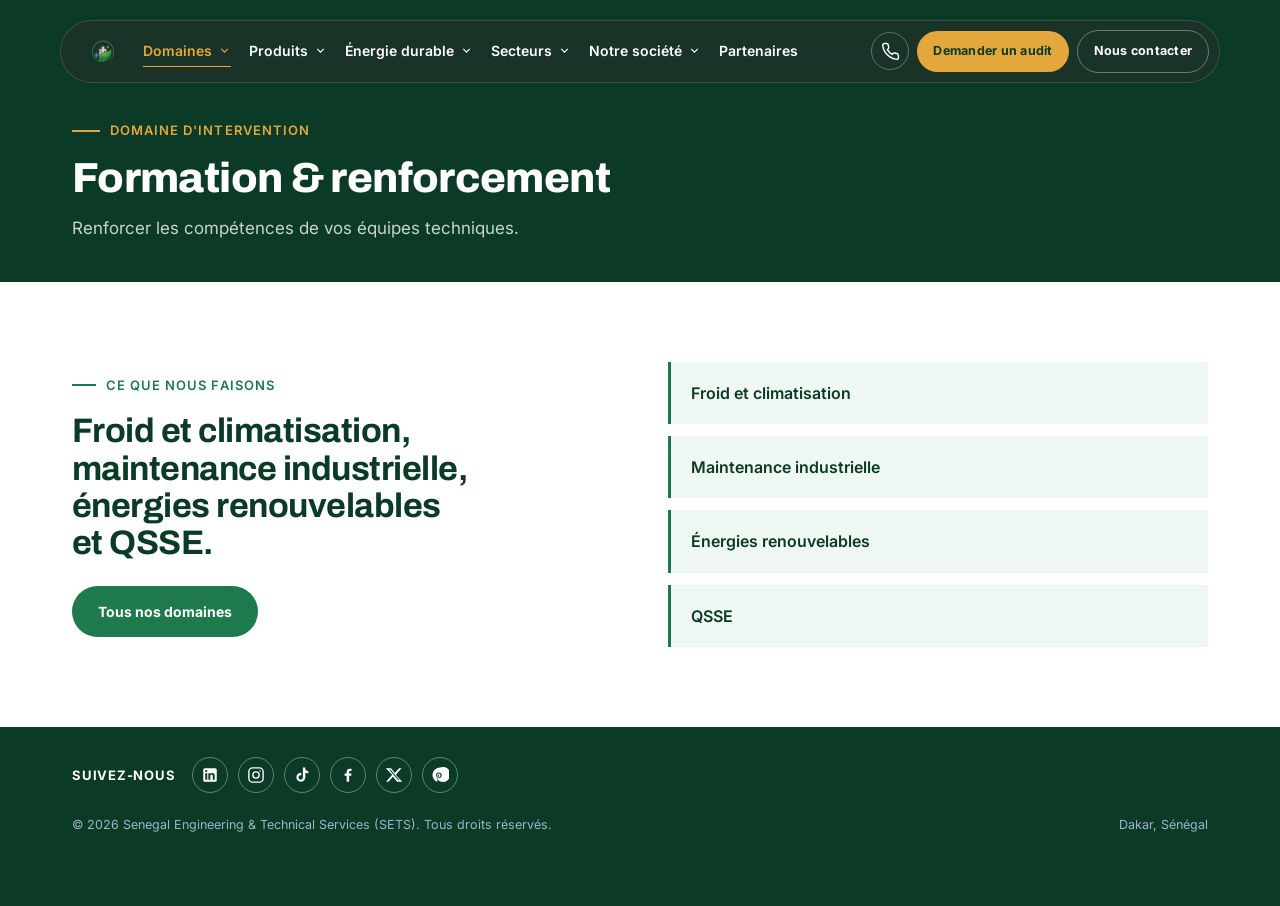
<file: domaine-formation.html>
<!DOCTYPE html>
<html lang="fr">
<head>
<meta charset="UTF-8">
<meta name="viewport" content="width=device-width, initial-scale=1.0">
<title>Formation & renforcement — SETS</title>
<meta name="description" content="Froid et climatisation, maintenance industrielle, énergies renouvelables et QSSE.">
<link rel="icon" type="image/png" href="images/logo-sets.png">
<link rel="preconnect" href="https://fonts.googleapis.com">
<link rel="preconnect" href="https://fonts.gstatic.com" crossorigin>
<link href="https://fonts.googleapis.com/css2?family=Archivo:wght@500;600;700;800&family=Inter:wght@400;500;600&display=swap" rel="stylesheet">
<link rel="stylesheet" href="style.css">
</head>
<body>

<header>
  <div class="nav">
    <div class="nav-side left">
      <a href="index.html" class="brand">
      <img class="brand-mark" src="images/logo-sets.png" alt="SETS">
      <div class="brand-text">SETS</div>
      </a>
      <div class="nav-local-mobile" id="navLocalMobile">
        <div class="nav-local-track">
          <svg viewBox="0 0 24 24" fill="none" stroke="currentColor" stroke-width="1.8"><path d="M12 21s7-6.1 7-11.5A7 7 0 005 9.5C5 14.9 12 21 12 21z"/><circle cx="12" cy="9.5" r="2.4"/></svg>
          <span class="js-local-place">Localisation…</span>
          <span class="sep">·</span>
          <svg viewBox="0 0 24 24" fill="none" stroke="currentColor" stroke-width="1.8"><circle cx="12" cy="12" r="4"/><path d="M12 2v3M12 19v3M4.2 4.2l2.1 2.1M17.7 17.7l2.1 2.1M2 12h3M19 12h3M4.2 19.8l2.1-2.1M17.7 6.3l2.1-2.1"/></svg>
          <span class="js-local-sun">—</span>
        </div>
      </div>
      <nav class="desktop-links">
        <div class="nav-item">
          <a href="domaines.html" class="nav-link active" data-p="domaines" aria-current="page">Domaines<svg class="nav-chevron" viewBox="0 0 24 24" fill="none" stroke="currentColor" stroke-width="2"><path d="M6 9l6 6 6-6"/></svg></a>
          <div class="nav-dropdown">
            <div class="nav-dropdown-inner">
              <div class="nav-dropdown-list">
                <a href="domaine-facility.html">Facility management</a>
                <a href="domaine-climatique.html">Génie climatique & réfrigération</a>
                <a href="energie.html">Énergie & efficacité énergétique</a>
                <a href="domaine-maintenance.html">Maintenance multitechnique</a>
                <a href="domaine-formation.html">Formation & renforcement</a>
              </div>
              <div class="nav-dropdown-panel">
                <p class="nav-dropdown-eyebrow">Nos domaines d'intervention</p>
                <h4>Cinq disciplines, une seule équipe responsable.</h4>
                <p>Une gestion intégrée du bâtiment jusqu'à l'efficacité énergétique, pilotée par un seul interlocuteur.</p>
              </div>
            </div>
          </div>
        </div>
        <div class="nav-item">
          <a href="produits.html" class="nav-link" data-p="produits">Produits<svg class="nav-chevron" viewBox="0 0 24 24" fill="none" stroke="currentColor" stroke-width="2"><path d="M6 9l6 6 6-6"/></svg></a>
          <div class="nav-dropdown">
            <div class="nav-dropdown-inner">
              <div class="nav-dropdown-list">
                <a href="produits.html#produit-climatiseurs">Climatiseurs & groupes froids</a>
                <a href="produits.html#produit-groupes-electrogenes">Groupes électrogènes</a>
                <a href="produits.html#produit-solaire">Panneaux solaires & onduleurs</a>
                <a href="produits.html#produit-incendie">Systèmes de sécurité incendie</a>
                <a href="produits.html#produit-eclairage">Éclairage & automatisation</a>
              </div>
              <div class="nav-dropdown-panel">
                <p class="nav-dropdown-eyebrow">Nos produits & équipements</p>
                <h4>Des équipements fiables, sélectionnés avec rigueur.</h4>
                <p>Des solutions techniques certifiées, adaptées aux exigences du climat sénégalais.</p>
              </div>
            </div>
          </div>
        </div>
        <div class="nav-item">
          <a href="energie.html" class="nav-link" data-p="energie">Énergie durable<svg class="nav-chevron" viewBox="0 0 24 24" fill="none" stroke="currentColor" stroke-width="2"><path d="M6 9l6 6 6-6"/></svg></a>
          <div class="nav-dropdown">
            <div class="nav-dropdown-inner">
              <div class="nav-dropdown-list">
                <a href="energie.html">Audits énergétiques & solaire intégré</a>
                <a href="energie.html">Génie climatique à faible impact</a>
                <a href="energie.html">Efficacité énergétique mesurable</a>
              </div>
              <div class="nav-dropdown-panel">
                <p class="nav-dropdown-eyebrow">Énergie durable</p>
                <h4>Le froid maîtrisé. L'énergie solaire valorisée.</h4>
                <p>Une approche qui conjugue performance thermique et sobriété — pour des infrastructures qui consomment moins et durent plus longtemps.</p>
              </div>
            </div>
          </div>
        </div>
        <div class="nav-item">
          <a href="secteurs.html" class="nav-link" data-p="secteurs">Secteurs<svg class="nav-chevron" viewBox="0 0 24 24" fill="none" stroke="currentColor" stroke-width="2"><path d="M6 9l6 6 6-6"/></svg></a>
          <div class="nav-dropdown">
            <div class="nav-dropdown-inner">
              <div class="nav-dropdown-list">
                <a href="secteurs.html">Santé</a>
                <a href="secteurs.html">Hôtellerie</a>
                <a href="secteurs.html">Industrie</a>
                <a href="secteurs.html">Bureaux & administration</a>
                <a href="secteurs.html">Enseignement</a>
                <a href="secteurs.html">Commerce & surfaces de vente</a>
                <a href="secteurs.html">Domestique</a>
                <a href="secteurs.html">Restauration</a>
              </div>
              <div class="nav-dropdown-panel">
                <p class="nav-dropdown-eyebrow">Nos secteurs d'activité</p>
                <h4>Adaptés aux exigences de chaque environnement.</h4>
                <p>Des solutions techniques ajustées aux contraintes propres à chaque secteur — partout au Sénégal.</p>
              </div>
            </div>
          </div>
        </div>
        <div class="nav-item">
          <a href="societe.html" class="nav-link" data-p="societe">Notre société<svg class="nav-chevron" viewBox="0 0 24 24" fill="none" stroke="currentColor" stroke-width="2"><path d="M6 9l6 6 6-6"/></svg></a>
          <div class="nav-dropdown">
            <div class="nav-dropdown-inner">
              <div class="nav-dropdown-list">
                <a href="societe.html#mission">Notre mission</a>
                <a href="societe.html#pourquoi">Pourquoi choisir SETS</a>
              </div>
              <div class="nav-dropdown-panel">
                <p class="nav-dropdown-eyebrow">Notre société</p>
                <h4>Excellence opérationnelle, efficacité énergétique, durabilité.</h4>
                <p>Une gestion proactive de vos infrastructures, pas seulement réactive.</p>
              </div>
            </div>
          </div>
        </div>
        <a href="partenaires.html" class="nav-link" data-p="partenaires">Partenaires</a>
      </nav>
    </div>
    <div class="nav-side right">
      <a href="tel:+221776584647" class="icon-btn phone-btn" aria-label="Appeler SETS">
        <svg viewBox="0 0 24 24" fill="none" stroke="currentColor" stroke-width="1.8"><path d="M22 16.9v3a2 2 0 01-2.2 2 19.8 19.8 0 01-8.6-3 19.5 19.5 0 01-6-6 19.8 19.8 0 01-3-8.7A2 2 0 014.1 2h3a2 2 0 012 1.7c.1.9.3 1.8.6 2.6a2 2 0 01-.5 2.1L8 9.7a16 16 0 006 6l1.3-1.3a2 2 0 012.1-.5c.8.3 1.7.5 2.6.6a2 2 0 011.7 2z"/></svg>
      </a>
      <div class="header-cta">
        <a href="audit.html" class="solid">Demander un audit</a>
        <a href="contact.html" class="outline">Nous contacter</a>
      </div>
      <button class="icon-btn burger" id="menuToggle" aria-label="Menu" aria-expanded="false" aria-controls="navMenu">
        <span></span><span></span><span></span>
      </button>
    </div>
  </div>
</header>
<div class="nav-overlay" id="navOverlay"></div>
<nav class="nav-menu" id="navMenu">
  <div>
    <div class="nav-menu-top">
      <span style="display:flex;align-items:center;gap:8px;"><img src="images/logo-sets.png" alt="SETS" style="width:26px;height:26px;"><span class="brand-text">SETS</span></span>
      <button class="nav-menu-close" id="menuClose" aria-label="Fermer le menu">
        <svg viewBox="0 0 24 24" fill="none" stroke="currentColor" stroke-width="1.8"><line x1="4" y1="4" x2="20" y2="20"/><line x1="20" y1="4" x2="4" y2="20"/></svg>
      </button>
    </div>
    <div class="nav-menu-links">
      <a href="societe.html">Notre société <svg viewBox="0 0 24 24" fill="none" stroke="currentColor" stroke-width="2"><path d="M9 6l6 6-6 6"/></svg></a>
      <a href="domaines.html">Domaines d'intervention <svg viewBox="0 0 24 24" fill="none" stroke="currentColor" stroke-width="2"><path d="M9 6l6 6-6 6"/></svg></a>
      <a href="produits.html">Produits <svg viewBox="0 0 24 24" fill="none" stroke="currentColor" stroke-width="2"><path d="M9 6l6 6-6 6"/></svg></a>
      <a href="societe.html#pourquoi">Pourquoi SETS <svg viewBox="0 0 24 24" fill="none" stroke="currentColor" stroke-width="2"><path d="M9 6l6 6-6 6"/></svg></a>
      <a href="secteurs.html">Secteurs d'activité <svg viewBox="0 0 24 24" fill="none" stroke="currentColor" stroke-width="2"><path d="M9 6l6 6-6 6"/></svg></a>
      <a href="partenaires.html">Partenaires <svg viewBox="0 0 24 24" fill="none" stroke="currentColor" stroke-width="2"><path d="M9 6l6 6-6 6"/></svg></a>
      <a href="contact.html">Contact</a>
    </div>
  </div>
  <div class="nav-menu-bottom">
    <a href="audit.html" class="nav-btn solid">Demander un audit</a>
    <a href="tel:+221776584647" class="nav-phone">
      <svg width="16" height="16" viewBox="0 0 24 24" fill="none" stroke="currentColor" stroke-width="1.8"><path d="M22 16.9v3a2 2 0 01-2.2 2 19.8 19.8 0 01-8.6-3 19.5 19.5 0 01-6-6 19.8 19.8 0 01-3-8.7A2 2 0 014.1 2h3a2 2 0 012 1.7c.1.9.3 1.8.6 2.6a2 2 0 01-.5 2.1L8 9.7a16 16 0 006 6l1.3-1.3a2 2 0 012.1-.5c.8.3 1.7.5 2.6.6a2 2 0 011.7 2z"/></svg>
      +221 77 658 46 47
    </a>
    <a href="mailto:s7engineering@outlook.fr" class="nav-phone">
      <svg width="16" height="16" viewBox="0 0 24 24" fill="none" stroke="currentColor" stroke-width="1.8"><rect x="3" y="5" width="18" height="14" rx="2"/><path d="M3 7l9 6 9-6"/></svg>
      Nous écrire par email
    </a>
  </div>
</nav>
<main id="top">

  <section class="page-hero">
    <div class="wrap">
      <p class="eyebrow">Domaine d'intervention</p>
      <h1>Formation & renforcement</h1>
      <p class="lead">Renforcer les compétences de vos équipes techniques.</p>
    </div>
  </section>

  <section class="section">
    <div class="wrap detail-grid">
      <div>
        <p class="eyebrow-dark">Ce que nous faisons</p>
        <h2>Froid et climatisation, maintenance industrielle, énergies renouvelables et QSSE.</h2>
        <p class="detail-more"><a class="btn-link" href="domaines.html">Tous nos domaines</a></p>
      </div>
      <ul class="presta-list"><li>Froid et climatisation</li><li>Maintenance industrielle</li><li>Énergies renouvelables</li><li>QSSE</li></ul>
    </div>
  </section>


</main>

<button class="back-to-top" id="backToTop" aria-label="Remonter en haut">
  <svg viewBox="0 0 24 24" fill="none" stroke="currentColor" stroke-width="2" stroke-linecap="round"><path d="M12 2v20M4.5 6l15 12M19.5 6l-15 12M12 2l-2.2 2.2M12 2l2.2 2.2M12 22l-2.2-2.2M12 22l2.2-2.2"/></svg>
</button>

<footer>
  <div class="wrap footer-social"><span class="foot-label">Suivez-nous</span><div class="foot-icons"><a href="#" class="foot-ico" aria-label="LinkedIn" target="_blank" rel="noopener"><svg viewBox="0 0 24 24" fill="currentColor"><path d="M19 3H5a2 2 0 00-2 2v14a2 2 0 002 2h14a2 2 0 002-2V5a2 2 0 00-2-2zM8.34 18.34H5.67V9.5h2.67v8.84zM7 8.35a1.55 1.55 0 110-3.1 1.55 1.55 0 010 3.1zm11.34 10H15.7v-4.5c0-1.08-.02-2.46-1.5-2.46-1.5 0-1.73 1.17-1.73 2.38v4.58H9.8V9.5h2.56v1.17h.04c.36-.67 1.23-1.38 2.54-1.38 2.71 0 3.4 1.79 3.4 4.11v5.04z"/></svg></a><a href="#" class="foot-ico" aria-label="Instagram" target="_blank" rel="noopener"><svg viewBox="0 0 24 24" fill="none" stroke="currentColor" stroke-width="1.8"><rect x="2.5" y="2.5" width="19" height="19" rx="5"/><circle cx="12" cy="12" r="4.2"/><circle cx="17.4" cy="6.6" r="1.1" fill="currentColor" stroke="none"/></svg></a><a href="#" class="foot-ico" aria-label="TikTok" target="_blank" rel="noopener"><svg viewBox="0 0 24 24" fill="currentColor"><path d="M16.5 2h-3.3v13.2a2.9 2.9 0 11-2.9-2.9c.28 0 .55.03.8.1V9a6 6 0 105.4 6V8.6a7.1 7.1 0 004 1.2V6.8a3.7 3.7 0 01-4-4.8z"/></svg></a><a href="#" class="foot-ico" aria-label="Facebook" target="_blank" rel="noopener"><svg viewBox="0 0 24 24" fill="currentColor"><path d="M13.5 21v-8h2.7l.4-3.1h-3.1V8c0-.9.25-1.5 1.55-1.5H16.7V3.7C16.4 3.66 15.4 3.57 14.24 3.57c-2.4 0-4.04 1.47-4.04 4.17V9.9H7.5V13h2.7v8h3.3z"/></svg></a><a href="#" class="foot-ico" aria-label="X" target="_blank" rel="noopener"><svg viewBox="0 0 24 24" fill="currentColor"><path d="M18.9 3H22l-7.6 8.7L23 21h-6.9l-5.4-6.7L4.5 21H1.4l8.2-9.3L1 3h7.1l4.9 6.2L18.9 3zm-1.2 16h1.7L7.4 5H5.6l12.1 14z"/></svg></a><a href="#" class="foot-ico" aria-label="Pinterest" target="_blank" rel="noopener"><svg viewBox="0 0 24 24" fill="currentColor"><path d="M12 2a10 10 0 00-3.65 19.3c-.05-.8-.09-2.02.02-2.9.1-.78.65-4.99.65-4.99s-.17-.33-.17-.83c0-.77.45-1.35 1-1.35.48 0 .71.36.71.79 0 .48-.3 1.2-.46 1.87-.13.56.28 1.02.83 1.02 1 0 1.77-1.05 1.77-2.57 0-1.34-.97-2.28-2.35-2.28-1.6 0-2.54 1.2-2.54 2.44 0 .48.19.99.42 1.27a.17.17 0 01.04.16c-.05.19-.15.6-.17.68-.03.11-.09.14-.2.08-.76-.35-1.24-1.46-1.24-2.34 0-1.9 1.38-3.65 3.98-3.65 2.09 0 3.71 1.49 3.71 3.48 0 2.08-1.31 3.75-3.13 3.75-.61 0-1.19-.32-1.38-.7l-.38 1.43c-.14.53-.51 1.2-.76 1.6A10 10 0 1012 2z"/></svg></a></div></div>
  <div class="wrap footer-row">
    <span>© 2026 Senegal Engineering & Technical Services (SETS). Tous droits réservés.</span>
    <span>Dakar, Sénégal</span>
  </div>
</footer>

<script src="script.js"></script>
</body>
</html>
</file>
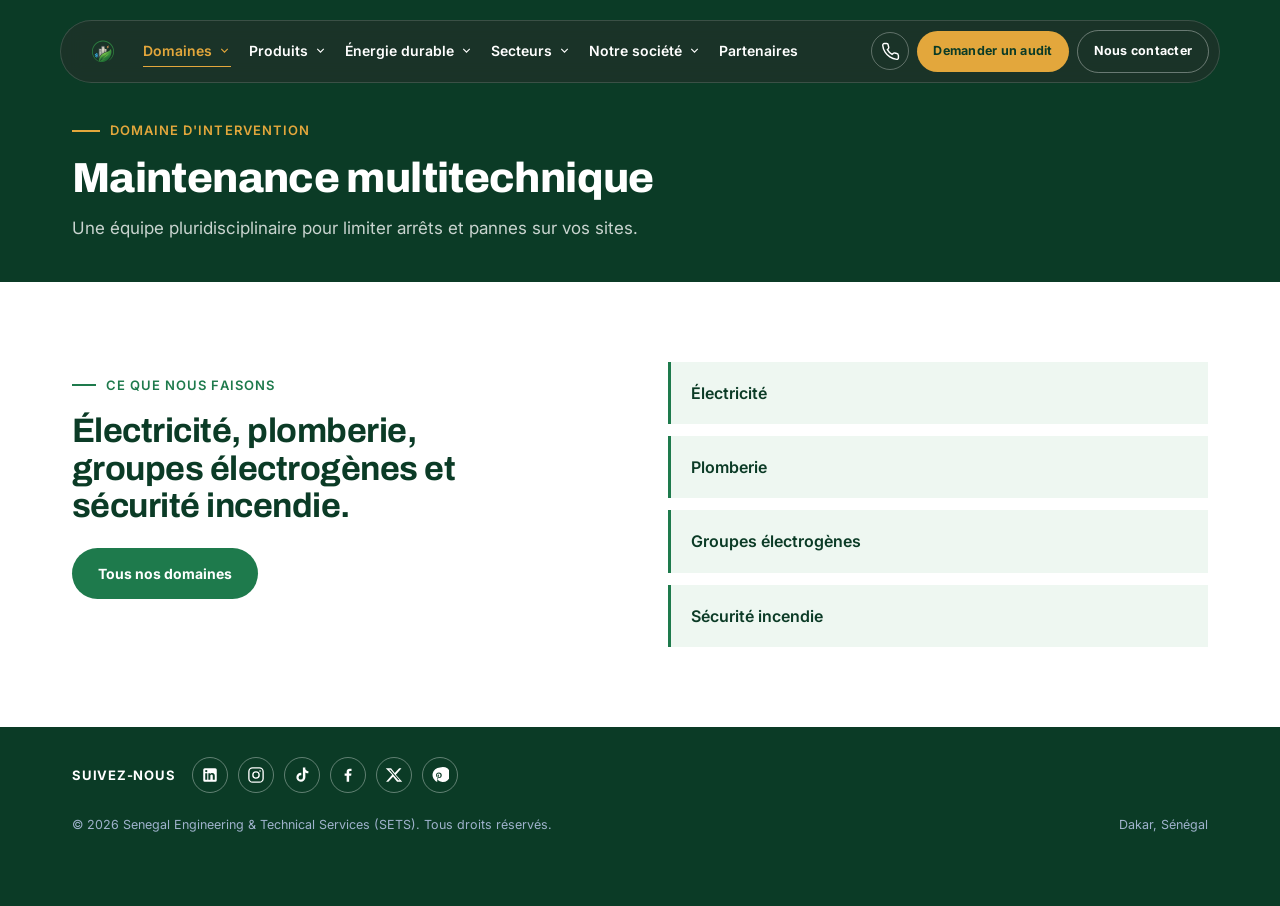
<file: domaine-maintenance.html>
<!DOCTYPE html>
<html lang="fr">
<head>
<meta charset="UTF-8">
<meta name="viewport" content="width=device-width, initial-scale=1.0">
<title>Maintenance multitechnique — SETS</title>
<meta name="description" content="Électricité, plomberie, groupes électrogènes et sécurité incendie.">
<link rel="icon" type="image/png" href="images/logo-sets.png">
<link rel="preconnect" href="https://fonts.googleapis.com">
<link rel="preconnect" href="https://fonts.gstatic.com" crossorigin>
<link href="https://fonts.googleapis.com/css2?family=Archivo:wght@500;600;700;800&family=Inter:wght@400;500;600&display=swap" rel="stylesheet">
<link rel="stylesheet" href="style.css">
</head>
<body>

<header>
  <div class="nav">
    <div class="nav-side left">
      <a href="index.html" class="brand">
      <img class="brand-mark" src="images/logo-sets.png" alt="SETS">
      <div class="brand-text">SETS</div>
      </a>
      <div class="nav-local-mobile" id="navLocalMobile">
        <div class="nav-local-track">
          <svg viewBox="0 0 24 24" fill="none" stroke="currentColor" stroke-width="1.8"><path d="M12 21s7-6.1 7-11.5A7 7 0 005 9.5C5 14.9 12 21 12 21z"/><circle cx="12" cy="9.5" r="2.4"/></svg>
          <span class="js-local-place">Localisation…</span>
          <span class="sep">·</span>
          <svg viewBox="0 0 24 24" fill="none" stroke="currentColor" stroke-width="1.8"><circle cx="12" cy="12" r="4"/><path d="M12 2v3M12 19v3M4.2 4.2l2.1 2.1M17.7 17.7l2.1 2.1M2 12h3M19 12h3M4.2 19.8l2.1-2.1M17.7 6.3l2.1-2.1"/></svg>
          <span class="js-local-sun">—</span>
        </div>
      </div>
      <nav class="desktop-links">
        <div class="nav-item">
          <a href="domaines.html" class="nav-link active" data-p="domaines" aria-current="page">Domaines<svg class="nav-chevron" viewBox="0 0 24 24" fill="none" stroke="currentColor" stroke-width="2"><path d="M6 9l6 6 6-6"/></svg></a>
          <div class="nav-dropdown">
            <div class="nav-dropdown-inner">
              <div class="nav-dropdown-list">
                <a href="domaine-facility.html">Facility management</a>
                <a href="domaine-climatique.html">Génie climatique & réfrigération</a>
                <a href="energie.html">Énergie & efficacité énergétique</a>
                <a href="domaine-maintenance.html">Maintenance multitechnique</a>
                <a href="domaine-formation.html">Formation & renforcement</a>
              </div>
              <div class="nav-dropdown-panel">
                <p class="nav-dropdown-eyebrow">Nos domaines d'intervention</p>
                <h4>Cinq disciplines, une seule équipe responsable.</h4>
                <p>Une gestion intégrée du bâtiment jusqu'à l'efficacité énergétique, pilotée par un seul interlocuteur.</p>
              </div>
            </div>
          </div>
        </div>
        <div class="nav-item">
          <a href="produits.html" class="nav-link" data-p="produits">Produits<svg class="nav-chevron" viewBox="0 0 24 24" fill="none" stroke="currentColor" stroke-width="2"><path d="M6 9l6 6 6-6"/></svg></a>
          <div class="nav-dropdown">
            <div class="nav-dropdown-inner">
              <div class="nav-dropdown-list">
                <a href="produits.html#produit-climatiseurs">Climatiseurs & groupes froids</a>
                <a href="produits.html#produit-groupes-electrogenes">Groupes électrogènes</a>
                <a href="produits.html#produit-solaire">Panneaux solaires & onduleurs</a>
                <a href="produits.html#produit-incendie">Systèmes de sécurité incendie</a>
                <a href="produits.html#produit-eclairage">Éclairage & automatisation</a>
              </div>
              <div class="nav-dropdown-panel">
                <p class="nav-dropdown-eyebrow">Nos produits & équipements</p>
                <h4>Des équipements fiables, sélectionnés avec rigueur.</h4>
                <p>Des solutions techniques certifiées, adaptées aux exigences du climat sénégalais.</p>
              </div>
            </div>
          </div>
        </div>
        <div class="nav-item">
          <a href="energie.html" class="nav-link" data-p="energie">Énergie durable<svg class="nav-chevron" viewBox="0 0 24 24" fill="none" stroke="currentColor" stroke-width="2"><path d="M6 9l6 6 6-6"/></svg></a>
          <div class="nav-dropdown">
            <div class="nav-dropdown-inner">
              <div class="nav-dropdown-list">
                <a href="energie.html">Audits énergétiques & solaire intégré</a>
                <a href="energie.html">Génie climatique à faible impact</a>
                <a href="energie.html">Efficacité énergétique mesurable</a>
              </div>
              <div class="nav-dropdown-panel">
                <p class="nav-dropdown-eyebrow">Énergie durable</p>
                <h4>Le froid maîtrisé. L'énergie solaire valorisée.</h4>
                <p>Une approche qui conjugue performance thermique et sobriété — pour des infrastructures qui consomment moins et durent plus longtemps.</p>
              </div>
            </div>
          </div>
        </div>
        <div class="nav-item">
          <a href="secteurs.html" class="nav-link" data-p="secteurs">Secteurs<svg class="nav-chevron" viewBox="0 0 24 24" fill="none" stroke="currentColor" stroke-width="2"><path d="M6 9l6 6 6-6"/></svg></a>
          <div class="nav-dropdown">
            <div class="nav-dropdown-inner">
              <div class="nav-dropdown-list">
                <a href="secteurs.html">Santé</a>
                <a href="secteurs.html">Hôtellerie</a>
                <a href="secteurs.html">Industrie</a>
                <a href="secteurs.html">Bureaux & administration</a>
                <a href="secteurs.html">Enseignement</a>
                <a href="secteurs.html">Commerce & surfaces de vente</a>
                <a href="secteurs.html">Domestique</a>
                <a href="secteurs.html">Restauration</a>
              </div>
              <div class="nav-dropdown-panel">
                <p class="nav-dropdown-eyebrow">Nos secteurs d'activité</p>
                <h4>Adaptés aux exigences de chaque environnement.</h4>
                <p>Des solutions techniques ajustées aux contraintes propres à chaque secteur — partout au Sénégal.</p>
              </div>
            </div>
          </div>
        </div>
        <div class="nav-item">
          <a href="societe.html" class="nav-link" data-p="societe">Notre société<svg class="nav-chevron" viewBox="0 0 24 24" fill="none" stroke="currentColor" stroke-width="2"><path d="M6 9l6 6 6-6"/></svg></a>
          <div class="nav-dropdown">
            <div class="nav-dropdown-inner">
              <div class="nav-dropdown-list">
                <a href="societe.html#mission">Notre mission</a>
                <a href="societe.html#pourquoi">Pourquoi choisir SETS</a>
              </div>
              <div class="nav-dropdown-panel">
                <p class="nav-dropdown-eyebrow">Notre société</p>
                <h4>Excellence opérationnelle, efficacité énergétique, durabilité.</h4>
                <p>Une gestion proactive de vos infrastructures, pas seulement réactive.</p>
              </div>
            </div>
          </div>
        </div>
        <a href="partenaires.html" class="nav-link" data-p="partenaires">Partenaires</a>
      </nav>
    </div>
    <div class="nav-side right">
      <a href="tel:+221776584647" class="icon-btn phone-btn" aria-label="Appeler SETS">
        <svg viewBox="0 0 24 24" fill="none" stroke="currentColor" stroke-width="1.8"><path d="M22 16.9v3a2 2 0 01-2.2 2 19.8 19.8 0 01-8.6-3 19.5 19.5 0 01-6-6 19.8 19.8 0 01-3-8.7A2 2 0 014.1 2h3a2 2 0 012 1.7c.1.9.3 1.8.6 2.6a2 2 0 01-.5 2.1L8 9.7a16 16 0 006 6l1.3-1.3a2 2 0 012.1-.5c.8.3 1.7.5 2.6.6a2 2 0 011.7 2z"/></svg>
      </a>
      <div class="header-cta">
        <a href="audit.html" class="solid">Demander un audit</a>
        <a href="contact.html" class="outline">Nous contacter</a>
      </div>
      <button class="icon-btn burger" id="menuToggle" aria-label="Menu" aria-expanded="false" aria-controls="navMenu">
        <span></span><span></span><span></span>
      </button>
    </div>
  </div>
</header>
<div class="nav-overlay" id="navOverlay"></div>
<nav class="nav-menu" id="navMenu">
  <div>
    <div class="nav-menu-top">
      <span style="display:flex;align-items:center;gap:8px;"><img src="images/logo-sets.png" alt="SETS" style="width:26px;height:26px;"><span class="brand-text">SETS</span></span>
      <button class="nav-menu-close" id="menuClose" aria-label="Fermer le menu">
        <svg viewBox="0 0 24 24" fill="none" stroke="currentColor" stroke-width="1.8"><line x1="4" y1="4" x2="20" y2="20"/><line x1="20" y1="4" x2="4" y2="20"/></svg>
      </button>
    </div>
    <div class="nav-menu-links">
      <a href="societe.html">Notre société <svg viewBox="0 0 24 24" fill="none" stroke="currentColor" stroke-width="2"><path d="M9 6l6 6-6 6"/></svg></a>
      <a href="domaines.html">Domaines d'intervention <svg viewBox="0 0 24 24" fill="none" stroke="currentColor" stroke-width="2"><path d="M9 6l6 6-6 6"/></svg></a>
      <a href="produits.html">Produits <svg viewBox="0 0 24 24" fill="none" stroke="currentColor" stroke-width="2"><path d="M9 6l6 6-6 6"/></svg></a>
      <a href="societe.html#pourquoi">Pourquoi SETS <svg viewBox="0 0 24 24" fill="none" stroke="currentColor" stroke-width="2"><path d="M9 6l6 6-6 6"/></svg></a>
      <a href="secteurs.html">Secteurs d'activité <svg viewBox="0 0 24 24" fill="none" stroke="currentColor" stroke-width="2"><path d="M9 6l6 6-6 6"/></svg></a>
      <a href="partenaires.html">Partenaires <svg viewBox="0 0 24 24" fill="none" stroke="currentColor" stroke-width="2"><path d="M9 6l6 6-6 6"/></svg></a>
      <a href="contact.html">Contact</a>
    </div>
  </div>
  <div class="nav-menu-bottom">
    <a href="audit.html" class="nav-btn solid">Demander un audit</a>
    <a href="tel:+221776584647" class="nav-phone">
      <svg width="16" height="16" viewBox="0 0 24 24" fill="none" stroke="currentColor" stroke-width="1.8"><path d="M22 16.9v3a2 2 0 01-2.2 2 19.8 19.8 0 01-8.6-3 19.5 19.5 0 01-6-6 19.8 19.8 0 01-3-8.7A2 2 0 014.1 2h3a2 2 0 012 1.7c.1.9.3 1.8.6 2.6a2 2 0 01-.5 2.1L8 9.7a16 16 0 006 6l1.3-1.3a2 2 0 012.1-.5c.8.3 1.7.5 2.6.6a2 2 0 011.7 2z"/></svg>
      +221 77 658 46 47
    </a>
    <a href="mailto:s7engineering@outlook.fr" class="nav-phone">
      <svg width="16" height="16" viewBox="0 0 24 24" fill="none" stroke="currentColor" stroke-width="1.8"><rect x="3" y="5" width="18" height="14" rx="2"/><path d="M3 7l9 6 9-6"/></svg>
      Nous écrire par email
    </a>
  </div>
</nav>
<main id="top">

  <section class="page-hero">
    <div class="wrap">
      <p class="eyebrow">Domaine d'intervention</p>
      <h1>Maintenance multitechnique</h1>
      <p class="lead">Une équipe pluridisciplinaire pour limiter arrêts et pannes sur vos sites.</p>
    </div>
  </section>

  <section class="section">
    <div class="wrap detail-grid">
      <div>
        <p class="eyebrow-dark">Ce que nous faisons</p>
        <h2>Électricité, plomberie, groupes électrogènes et sécurité incendie.</h2>
        <p class="detail-more"><a class="btn-link" href="domaines.html">Tous nos domaines</a></p>
      </div>
      <ul class="presta-list"><li>Électricité</li><li>Plomberie</li><li>Groupes électrogènes</li><li>Sécurité incendie</li></ul>
    </div>
  </section>


</main>

<button class="back-to-top" id="backToTop" aria-label="Remonter en haut">
  <svg viewBox="0 0 24 24" fill="none" stroke="currentColor" stroke-width="2" stroke-linecap="round"><path d="M12 2v20M4.5 6l15 12M19.5 6l-15 12M12 2l-2.2 2.2M12 2l2.2 2.2M12 22l-2.2-2.2M12 22l2.2-2.2"/></svg>
</button>

<footer>
  <div class="wrap footer-social"><span class="foot-label">Suivez-nous</span><div class="foot-icons"><a href="#" class="foot-ico" aria-label="LinkedIn" target="_blank" rel="noopener"><svg viewBox="0 0 24 24" fill="currentColor"><path d="M19 3H5a2 2 0 00-2 2v14a2 2 0 002 2h14a2 2 0 002-2V5a2 2 0 00-2-2zM8.34 18.34H5.67V9.5h2.67v8.84zM7 8.35a1.55 1.55 0 110-3.1 1.55 1.55 0 010 3.1zm11.34 10H15.7v-4.5c0-1.08-.02-2.46-1.5-2.46-1.5 0-1.73 1.17-1.73 2.38v4.58H9.8V9.5h2.56v1.17h.04c.36-.67 1.23-1.38 2.54-1.38 2.71 0 3.4 1.79 3.4 4.11v5.04z"/></svg></a><a href="#" class="foot-ico" aria-label="Instagram" target="_blank" rel="noopener"><svg viewBox="0 0 24 24" fill="none" stroke="currentColor" stroke-width="1.8"><rect x="2.5" y="2.5" width="19" height="19" rx="5"/><circle cx="12" cy="12" r="4.2"/><circle cx="17.4" cy="6.6" r="1.1" fill="currentColor" stroke="none"/></svg></a><a href="#" class="foot-ico" aria-label="TikTok" target="_blank" rel="noopener"><svg viewBox="0 0 24 24" fill="currentColor"><path d="M16.5 2h-3.3v13.2a2.9 2.9 0 11-2.9-2.9c.28 0 .55.03.8.1V9a6 6 0 105.4 6V8.6a7.1 7.1 0 004 1.2V6.8a3.7 3.7 0 01-4-4.8z"/></svg></a><a href="#" class="foot-ico" aria-label="Facebook" target="_blank" rel="noopener"><svg viewBox="0 0 24 24" fill="currentColor"><path d="M13.5 21v-8h2.7l.4-3.1h-3.1V8c0-.9.25-1.5 1.55-1.5H16.7V3.7C16.4 3.66 15.4 3.57 14.24 3.57c-2.4 0-4.04 1.47-4.04 4.17V9.9H7.5V13h2.7v8h3.3z"/></svg></a><a href="#" class="foot-ico" aria-label="X" target="_blank" rel="noopener"><svg viewBox="0 0 24 24" fill="currentColor"><path d="M18.9 3H22l-7.6 8.7L23 21h-6.9l-5.4-6.7L4.5 21H1.4l8.2-9.3L1 3h7.1l4.9 6.2L18.9 3zm-1.2 16h1.7L7.4 5H5.6l12.1 14z"/></svg></a><a href="#" class="foot-ico" aria-label="Pinterest" target="_blank" rel="noopener"><svg viewBox="0 0 24 24" fill="currentColor"><path d="M12 2a10 10 0 00-3.65 19.3c-.05-.8-.09-2.02.02-2.9.1-.78.65-4.99.65-4.99s-.17-.33-.17-.83c0-.77.45-1.35 1-1.35.48 0 .71.36.71.79 0 .48-.3 1.2-.46 1.87-.13.56.28 1.02.83 1.02 1 0 1.77-1.05 1.77-2.57 0-1.34-.97-2.28-2.35-2.28-1.6 0-2.54 1.2-2.54 2.44 0 .48.19.99.42 1.27a.17.17 0 01.04.16c-.05.19-.15.6-.17.68-.03.11-.09.14-.2.08-.76-.35-1.24-1.46-1.24-2.34 0-1.9 1.38-3.65 3.98-3.65 2.09 0 3.71 1.49 3.71 3.48 0 2.08-1.31 3.75-3.13 3.75-.61 0-1.19-.32-1.38-.7l-.38 1.43c-.14.53-.51 1.2-.76 1.6A10 10 0 1012 2z"/></svg></a></div></div>
  <div class="wrap footer-row">
    <span>© 2026 Senegal Engineering & Technical Services (SETS). Tous droits réservés.</span>
    <span>Dakar, Sénégal</span>
  </div>
</footer>

<script src="script.js"></script>
</body>
</html>
</file>
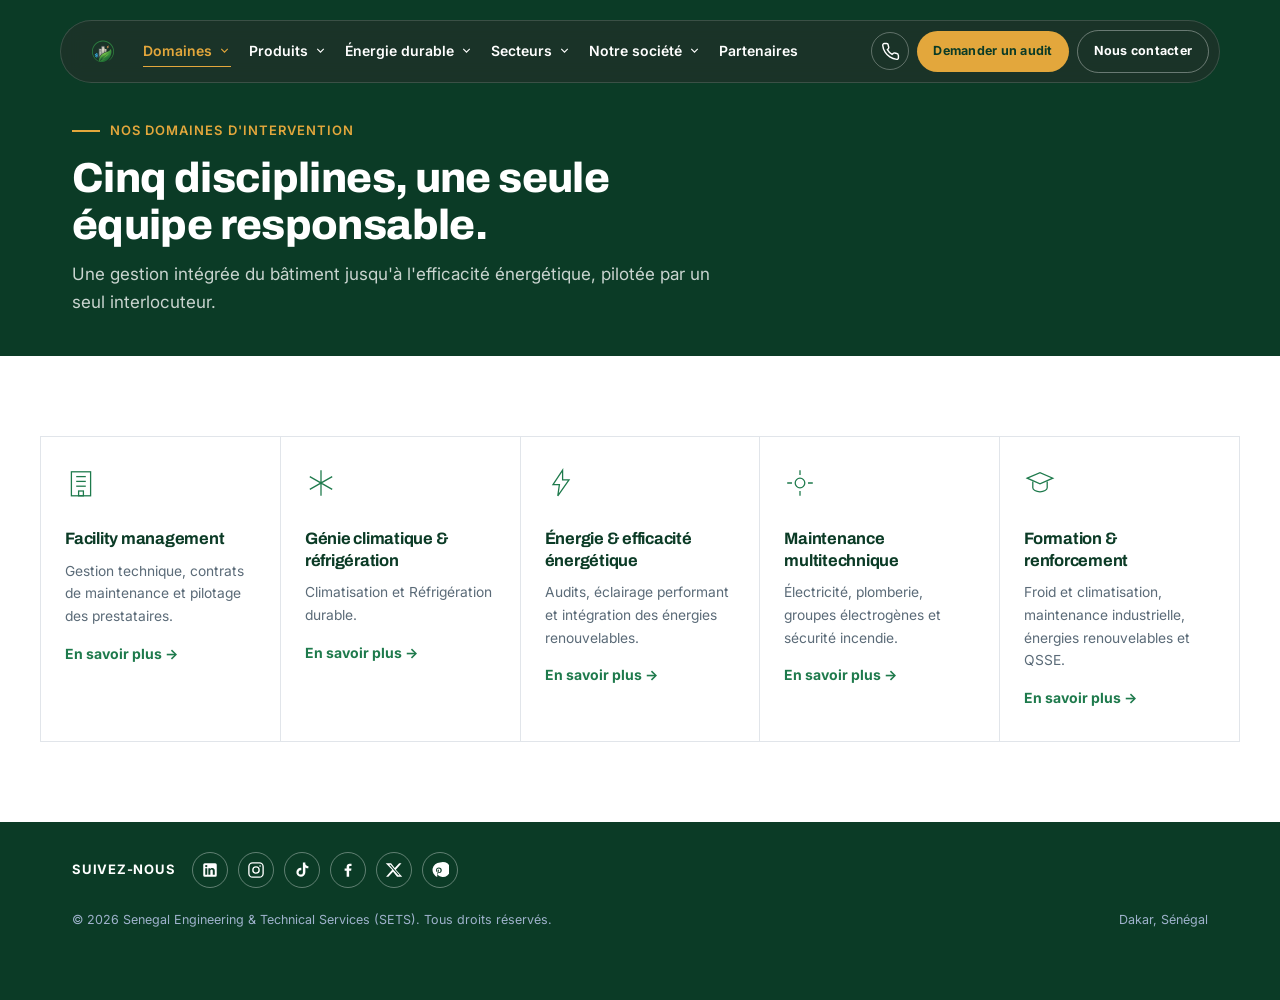
<file: domaines.html>
<!DOCTYPE html>
<html lang="fr">
<head>
<meta charset="UTF-8">
<meta name="viewport" content="width=device-width, initial-scale=1.0">
<title>Domaines d'intervention — SETS</title>
<meta name="description" content="Facility management, génie climatique, énergie, maintenance multitechnique et formation.">
<link rel="icon" type="image/png" href="images/logo-sets.png">
<link rel="preconnect" href="https://fonts.googleapis.com">
<link rel="preconnect" href="https://fonts.gstatic.com" crossorigin>
<link href="https://fonts.googleapis.com/css2?family=Archivo:wght@500;600;700;800&family=Inter:wght@400;500;600&display=swap" rel="stylesheet">
<link rel="stylesheet" href="style.css">
</head>
<body>

<header>
  <div class="nav">
    <div class="nav-side left">
      <a href="index.html" class="brand">
      <img class="brand-mark" src="images/logo-sets.png" alt="SETS">
      <div class="brand-text">SETS</div>
      </a>
      <div class="nav-local-mobile" id="navLocalMobile">
        <div class="nav-local-track">
          <svg viewBox="0 0 24 24" fill="none" stroke="currentColor" stroke-width="1.8"><path d="M12 21s7-6.1 7-11.5A7 7 0 005 9.5C5 14.9 12 21 12 21z"/><circle cx="12" cy="9.5" r="2.4"/></svg>
          <span class="js-local-place">Localisation…</span>
          <span class="sep">·</span>
          <svg viewBox="0 0 24 24" fill="none" stroke="currentColor" stroke-width="1.8"><circle cx="12" cy="12" r="4"/><path d="M12 2v3M12 19v3M4.2 4.2l2.1 2.1M17.7 17.7l2.1 2.1M2 12h3M19 12h3M4.2 19.8l2.1-2.1M17.7 6.3l2.1-2.1"/></svg>
          <span class="js-local-sun">—</span>
        </div>
      </div>
      <nav class="desktop-links">
        <div class="nav-item">
          <a href="domaines.html" class="nav-link active" data-p="domaines" aria-current="page">Domaines<svg class="nav-chevron" viewBox="0 0 24 24" fill="none" stroke="currentColor" stroke-width="2"><path d="M6 9l6 6 6-6"/></svg></a>
          <div class="nav-dropdown">
            <div class="nav-dropdown-inner">
              <div class="nav-dropdown-list">
                <a href="domaine-facility.html">Facility management</a>
                <a href="domaine-climatique.html">Génie climatique & réfrigération</a>
                <a href="energie.html">Énergie & efficacité énergétique</a>
                <a href="domaine-maintenance.html">Maintenance multitechnique</a>
                <a href="domaine-formation.html">Formation & renforcement</a>
              </div>
              <div class="nav-dropdown-panel">
                <p class="nav-dropdown-eyebrow">Nos domaines d'intervention</p>
                <h4>Cinq disciplines, une seule équipe responsable.</h4>
                <p>Une gestion intégrée du bâtiment jusqu'à l'efficacité énergétique, pilotée par un seul interlocuteur.</p>
              </div>
            </div>
          </div>
        </div>
        <div class="nav-item">
          <a href="produits.html" class="nav-link" data-p="produits">Produits<svg class="nav-chevron" viewBox="0 0 24 24" fill="none" stroke="currentColor" stroke-width="2"><path d="M6 9l6 6 6-6"/></svg></a>
          <div class="nav-dropdown">
            <div class="nav-dropdown-inner">
              <div class="nav-dropdown-list">
                <a href="produits.html#produit-climatiseurs">Climatiseurs & groupes froids</a>
                <a href="produits.html#produit-groupes-electrogenes">Groupes électrogènes</a>
                <a href="produits.html#produit-solaire">Panneaux solaires & onduleurs</a>
                <a href="produits.html#produit-incendie">Systèmes de sécurité incendie</a>
                <a href="produits.html#produit-eclairage">Éclairage & automatisation</a>
              </div>
              <div class="nav-dropdown-panel">
                <p class="nav-dropdown-eyebrow">Nos produits & équipements</p>
                <h4>Des équipements fiables, sélectionnés avec rigueur.</h4>
                <p>Des solutions techniques certifiées, adaptées aux exigences du climat sénégalais.</p>
              </div>
            </div>
          </div>
        </div>
        <div class="nav-item">
          <a href="energie.html" class="nav-link" data-p="energie">Énergie durable<svg class="nav-chevron" viewBox="0 0 24 24" fill="none" stroke="currentColor" stroke-width="2"><path d="M6 9l6 6 6-6"/></svg></a>
          <div class="nav-dropdown">
            <div class="nav-dropdown-inner">
              <div class="nav-dropdown-list">
                <a href="energie.html">Audits énergétiques & solaire intégré</a>
                <a href="energie.html">Génie climatique à faible impact</a>
                <a href="energie.html">Efficacité énergétique mesurable</a>
              </div>
              <div class="nav-dropdown-panel">
                <p class="nav-dropdown-eyebrow">Énergie durable</p>
                <h4>Le froid maîtrisé. L'énergie solaire valorisée.</h4>
                <p>Une approche qui conjugue performance thermique et sobriété — pour des infrastructures qui consomment moins et durent plus longtemps.</p>
              </div>
            </div>
          </div>
        </div>
        <div class="nav-item">
          <a href="secteurs.html" class="nav-link" data-p="secteurs">Secteurs<svg class="nav-chevron" viewBox="0 0 24 24" fill="none" stroke="currentColor" stroke-width="2"><path d="M6 9l6 6 6-6"/></svg></a>
          <div class="nav-dropdown">
            <div class="nav-dropdown-inner">
              <div class="nav-dropdown-list">
                <a href="secteurs.html">Santé</a>
                <a href="secteurs.html">Hôtellerie</a>
                <a href="secteurs.html">Industrie</a>
                <a href="secteurs.html">Bureaux & administration</a>
                <a href="secteurs.html">Enseignement</a>
                <a href="secteurs.html">Commerce & surfaces de vente</a>
                <a href="secteurs.html">Domestique</a>
                <a href="secteurs.html">Restauration</a>
              </div>
              <div class="nav-dropdown-panel">
                <p class="nav-dropdown-eyebrow">Nos secteurs d'activité</p>
                <h4>Adaptés aux exigences de chaque environnement.</h4>
                <p>Des solutions techniques ajustées aux contraintes propres à chaque secteur — partout au Sénégal.</p>
              </div>
            </div>
          </div>
        </div>
        <div class="nav-item">
          <a href="societe.html" class="nav-link" data-p="societe">Notre société<svg class="nav-chevron" viewBox="0 0 24 24" fill="none" stroke="currentColor" stroke-width="2"><path d="M6 9l6 6 6-6"/></svg></a>
          <div class="nav-dropdown">
            <div class="nav-dropdown-inner">
              <div class="nav-dropdown-list">
                <a href="societe.html#mission">Notre mission</a>
                <a href="societe.html#pourquoi">Pourquoi choisir SETS</a>
              </div>
              <div class="nav-dropdown-panel">
                <p class="nav-dropdown-eyebrow">Notre société</p>
                <h4>Excellence opérationnelle, efficacité énergétique, durabilité.</h4>
                <p>Une gestion proactive de vos infrastructures, pas seulement réactive.</p>
              </div>
            </div>
          </div>
        </div>
        <a href="partenaires.html" class="nav-link" data-p="partenaires">Partenaires</a>
      </nav>
    </div>
    <div class="nav-side right">
      <a href="tel:+221776584647" class="icon-btn phone-btn" aria-label="Appeler SETS">
        <svg viewBox="0 0 24 24" fill="none" stroke="currentColor" stroke-width="1.8"><path d="M22 16.9v3a2 2 0 01-2.2 2 19.8 19.8 0 01-8.6-3 19.5 19.5 0 01-6-6 19.8 19.8 0 01-3-8.7A2 2 0 014.1 2h3a2 2 0 012 1.7c.1.9.3 1.8.6 2.6a2 2 0 01-.5 2.1L8 9.7a16 16 0 006 6l1.3-1.3a2 2 0 012.1-.5c.8.3 1.7.5 2.6.6a2 2 0 011.7 2z"/></svg>
      </a>
      <div class="header-cta">
        <a href="audit.html" class="solid">Demander un audit</a>
        <a href="contact.html" class="outline">Nous contacter</a>
      </div>
      <button class="icon-btn burger" id="menuToggle" aria-label="Menu" aria-expanded="false" aria-controls="navMenu">
        <span></span><span></span><span></span>
      </button>
    </div>
  </div>
</header>
<div class="nav-overlay" id="navOverlay"></div>
<nav class="nav-menu" id="navMenu">
  <div>
    <div class="nav-menu-top">
      <span style="display:flex;align-items:center;gap:8px;"><img src="images/logo-sets.png" alt="SETS" style="width:26px;height:26px;"><span class="brand-text">SETS</span></span>
      <button class="nav-menu-close" id="menuClose" aria-label="Fermer le menu">
        <svg viewBox="0 0 24 24" fill="none" stroke="currentColor" stroke-width="1.8"><line x1="4" y1="4" x2="20" y2="20"/><line x1="20" y1="4" x2="4" y2="20"/></svg>
      </button>
    </div>
    <div class="nav-menu-links">
      <a href="societe.html">Notre société <svg viewBox="0 0 24 24" fill="none" stroke="currentColor" stroke-width="2"><path d="M9 6l6 6-6 6"/></svg></a>
      <a href="domaines.html">Domaines d'intervention <svg viewBox="0 0 24 24" fill="none" stroke="currentColor" stroke-width="2"><path d="M9 6l6 6-6 6"/></svg></a>
      <a href="produits.html">Produits <svg viewBox="0 0 24 24" fill="none" stroke="currentColor" stroke-width="2"><path d="M9 6l6 6-6 6"/></svg></a>
      <a href="societe.html#pourquoi">Pourquoi SETS <svg viewBox="0 0 24 24" fill="none" stroke="currentColor" stroke-width="2"><path d="M9 6l6 6-6 6"/></svg></a>
      <a href="secteurs.html">Secteurs d'activité <svg viewBox="0 0 24 24" fill="none" stroke="currentColor" stroke-width="2"><path d="M9 6l6 6-6 6"/></svg></a>
      <a href="partenaires.html">Partenaires <svg viewBox="0 0 24 24" fill="none" stroke="currentColor" stroke-width="2"><path d="M9 6l6 6-6 6"/></svg></a>
      <a href="contact.html">Contact</a>
    </div>
  </div>
  <div class="nav-menu-bottom">
    <a href="audit.html" class="nav-btn solid">Demander un audit</a>
    <a href="tel:+221776584647" class="nav-phone">
      <svg width="16" height="16" viewBox="0 0 24 24" fill="none" stroke="currentColor" stroke-width="1.8"><path d="M22 16.9v3a2 2 0 01-2.2 2 19.8 19.8 0 01-8.6-3 19.5 19.5 0 01-6-6 19.8 19.8 0 01-3-8.7A2 2 0 014.1 2h3a2 2 0 012 1.7c.1.9.3 1.8.6 2.6a2 2 0 01-.5 2.1L8 9.7a16 16 0 006 6l1.3-1.3a2 2 0 012.1-.5c.8.3 1.7.5 2.6.6a2 2 0 011.7 2z"/></svg>
      +221 77 658 46 47
    </a>
    <a href="mailto:s7engineering@outlook.fr" class="nav-phone">
      <svg width="16" height="16" viewBox="0 0 24 24" fill="none" stroke="currentColor" stroke-width="1.8"><rect x="3" y="5" width="18" height="14" rx="2"/><path d="M3 7l9 6 9-6"/></svg>
      Nous écrire par email
    </a>
  </div>
</nav>
<main id="top">

  <section class="page-hero">
    <div class="wrap">
      <p class="eyebrow">Nos domaines d'intervention</p>
      <h1>Cinq disciplines, une seule équipe responsable.</h1>
      <p class="lead">Une gestion intégrée du bâtiment jusqu'à l'efficacité énergétique, pilotée par un seul interlocuteur.</p>
    </div>
  </section>

  <!-- DOMAINES -->
  <section class="section" id="domaines">
    <div class="wrap">
    </div>
    <div class="domains wrap" style="padding:0;max-width:var(--max);">
      <a class="domain-card" id="domaine-facility" href="domaine-facility.html">
        <svg class="domain-icon" viewBox="0 0 40 40" fill="none" stroke="currentColor" stroke-width="1.6"><rect x="8" y="6" width="24" height="30"/><line x1="14" y1="12" x2="26" y2="12"/><line x1="14" y1="18" x2="26" y2="18"/><line x1="14" y1="24" x2="26" y2="24"/><rect x="17" y="30" width="6" height="6"/></svg>
        <h3>Facility management</h3>
        <p>Gestion technique, contrats de maintenance et pilotage des prestataires.</p>
        <span class="card-link">En savoir plus →</span>
      </a>
      <a class="domain-card" id="domaine-climatique" href="domaine-climatique.html">
        <svg class="domain-icon" viewBox="0 0 40 40" fill="none" stroke="currentColor" stroke-width="1.6"><path d="M20 4v32M6 12l28 16M34 12L6 28"/></svg>
        <h3>Génie climatique & réfrigération</h3>
        <p>Climatisation et Réfrigération durable.</p>
        <span class="card-link">En savoir plus →</span>
      </a>
      <a class="domain-card" id="domaine-energie" href="energie.html">
        <svg class="domain-icon" viewBox="0 0 40 40" fill="none" stroke="currentColor" stroke-width="1.6"><polygon points="22,4 10,22 18,22 16,36 30,16 22,16"/></svg>
        <h3>Énergie & efficacité énergétique</h3>
        <p>Audits, éclairage performant et intégration des énergies renouvelables.</p>
        <span class="card-link">En savoir plus →</span>
      </a>
      <a class="domain-card" id="domaine-maintenance" href="domaine-maintenance.html">
        <svg class="domain-icon" viewBox="0 0 40 40" fill="none" stroke="currentColor" stroke-width="1.6"><circle cx="20" cy="20" r="6"/><path d="M20 4v6M20 30v6M36 20h-6M10 20H4"/></svg>
        <h3>Maintenance multitechnique</h3>
        <p>Électricité, plomberie, groupes électrogènes et sécurité incendie.</p>
        <span class="card-link">En savoir plus →</span>
      </a>
      <a class="domain-card" id="domaine-formation" href="domaine-formation.html">
        <svg class="domain-icon" viewBox="0 0 40 40" fill="none" stroke="currentColor" stroke-width="1.6"><path d="M4 14l16-7 16 7-16 7-16-7z"/><path d="M11 18v8c0 2.5 4 5 9 5s9-2.5 9-5v-8"/></svg>
        <h3>Formation & renforcement</h3>
        <p>Froid et climatisation, maintenance industrielle, énergies renouvelables et QSSE.</p>
        <span class="card-link">En savoir plus →</span>
      </a>
    </div>
  </section>


</main>

<button class="back-to-top" id="backToTop" aria-label="Remonter en haut">
  <svg viewBox="0 0 24 24" fill="none" stroke="currentColor" stroke-width="2" stroke-linecap="round"><path d="M12 2v20M4.5 6l15 12M19.5 6l-15 12M12 2l-2.2 2.2M12 2l2.2 2.2M12 22l-2.2-2.2M12 22l2.2-2.2"/></svg>
</button>

<footer>
  <div class="wrap footer-social"><span class="foot-label">Suivez-nous</span><div class="foot-icons"><a href="#" class="foot-ico" aria-label="LinkedIn" target="_blank" rel="noopener"><svg viewBox="0 0 24 24" fill="currentColor"><path d="M19 3H5a2 2 0 00-2 2v14a2 2 0 002 2h14a2 2 0 002-2V5a2 2 0 00-2-2zM8.34 18.34H5.67V9.5h2.67v8.84zM7 8.35a1.55 1.55 0 110-3.1 1.55 1.55 0 010 3.1zm11.34 10H15.7v-4.5c0-1.08-.02-2.46-1.5-2.46-1.5 0-1.73 1.17-1.73 2.38v4.58H9.8V9.5h2.56v1.17h.04c.36-.67 1.23-1.38 2.54-1.38 2.71 0 3.4 1.79 3.4 4.11v5.04z"/></svg></a><a href="#" class="foot-ico" aria-label="Instagram" target="_blank" rel="noopener"><svg viewBox="0 0 24 24" fill="none" stroke="currentColor" stroke-width="1.8"><rect x="2.5" y="2.5" width="19" height="19" rx="5"/><circle cx="12" cy="12" r="4.2"/><circle cx="17.4" cy="6.6" r="1.1" fill="currentColor" stroke="none"/></svg></a><a href="#" class="foot-ico" aria-label="TikTok" target="_blank" rel="noopener"><svg viewBox="0 0 24 24" fill="currentColor"><path d="M16.5 2h-3.3v13.2a2.9 2.9 0 11-2.9-2.9c.28 0 .55.03.8.1V9a6 6 0 105.4 6V8.6a7.1 7.1 0 004 1.2V6.8a3.7 3.7 0 01-4-4.8z"/></svg></a><a href="#" class="foot-ico" aria-label="Facebook" target="_blank" rel="noopener"><svg viewBox="0 0 24 24" fill="currentColor"><path d="M13.5 21v-8h2.7l.4-3.1h-3.1V8c0-.9.25-1.5 1.55-1.5H16.7V3.7C16.4 3.66 15.4 3.57 14.24 3.57c-2.4 0-4.04 1.47-4.04 4.17V9.9H7.5V13h2.7v8h3.3z"/></svg></a><a href="#" class="foot-ico" aria-label="X" target="_blank" rel="noopener"><svg viewBox="0 0 24 24" fill="currentColor"><path d="M18.9 3H22l-7.6 8.7L23 21h-6.9l-5.4-6.7L4.5 21H1.4l8.2-9.3L1 3h7.1l4.9 6.2L18.9 3zm-1.2 16h1.7L7.4 5H5.6l12.1 14z"/></svg></a><a href="#" class="foot-ico" aria-label="Pinterest" target="_blank" rel="noopener"><svg viewBox="0 0 24 24" fill="currentColor"><path d="M12 2a10 10 0 00-3.65 19.3c-.05-.8-.09-2.02.02-2.9.1-.78.65-4.99.65-4.99s-.17-.33-.17-.83c0-.77.45-1.35 1-1.35.48 0 .71.36.71.79 0 .48-.3 1.2-.46 1.87-.13.56.28 1.02.83 1.02 1 0 1.77-1.05 1.77-2.57 0-1.34-.97-2.28-2.35-2.28-1.6 0-2.54 1.2-2.54 2.44 0 .48.19.99.42 1.27a.17.17 0 01.04.16c-.05.19-.15.6-.17.68-.03.11-.09.14-.2.08-.76-.35-1.24-1.46-1.24-2.34 0-1.9 1.38-3.65 3.98-3.65 2.09 0 3.71 1.49 3.71 3.48 0 2.08-1.31 3.75-3.13 3.75-.61 0-1.19-.32-1.38-.7l-.38 1.43c-.14.53-.51 1.2-.76 1.6A10 10 0 1012 2z"/></svg></a></div></div>
  <div class="wrap footer-row">
    <span>© 2026 Senegal Engineering & Technical Services (SETS). Tous droits réservés.</span>
    <span>Dakar, Sénégal</span>
  </div>
</footer>

<script src="script.js"></script>
</body>
</html>
</file>
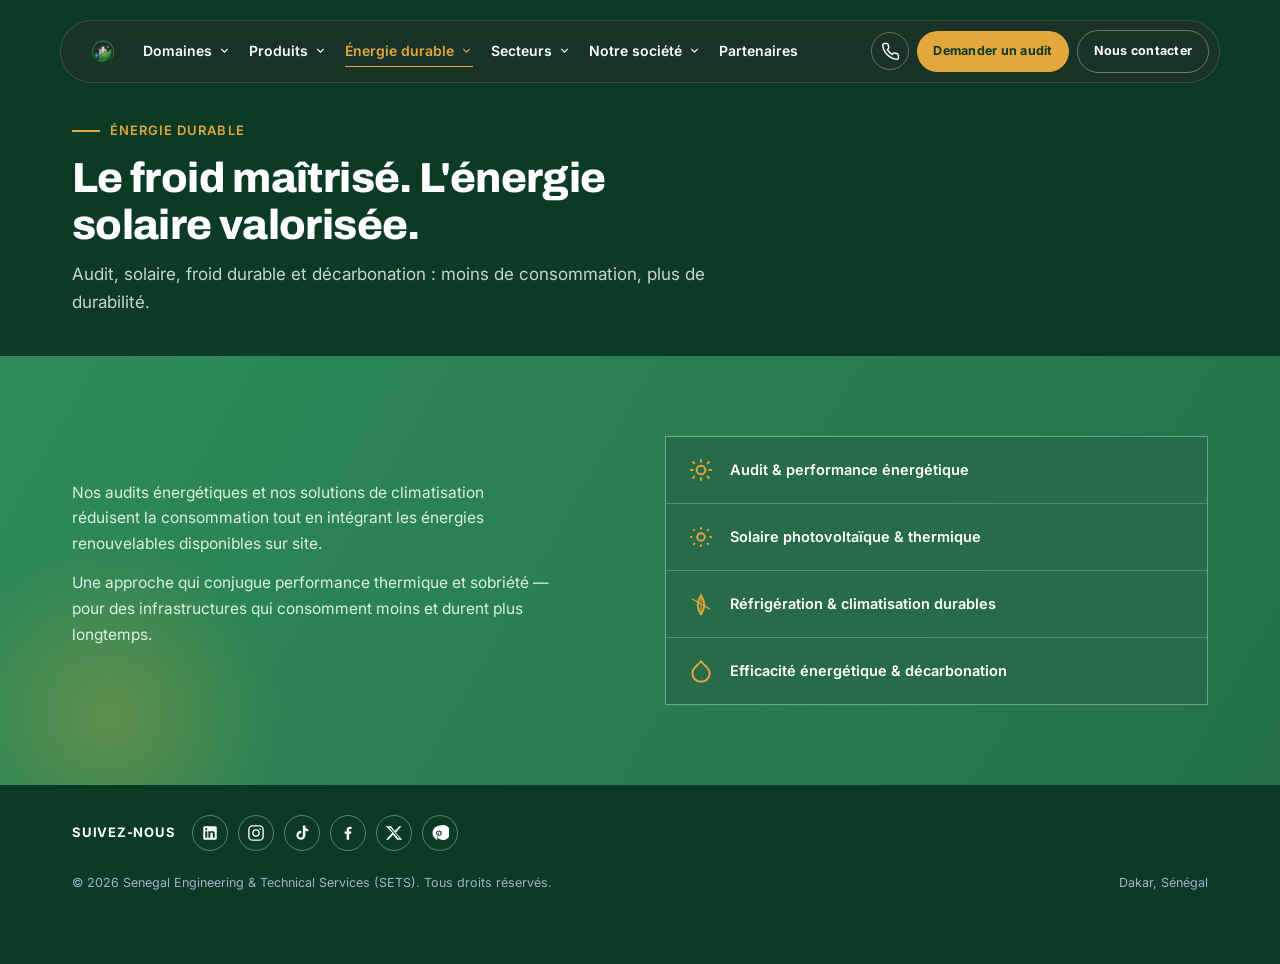
<file: energie.html>
<!DOCTYPE html>
<html lang="fr">
<head>
<meta charset="UTF-8">
<meta name="viewport" content="width=device-width, initial-scale=1.0">
<title>Énergie durable — SETS</title>
<meta name="description" content="Audit et performance énergétique, solaire, réfrigération et climatisation durables.">
<link rel="icon" type="image/png" href="images/logo-sets.png">
<link rel="preconnect" href="https://fonts.googleapis.com">
<link rel="preconnect" href="https://fonts.gstatic.com" crossorigin>
<link href="https://fonts.googleapis.com/css2?family=Archivo:wght@500;600;700;800&family=Inter:wght@400;500;600&display=swap" rel="stylesheet">
<link rel="stylesheet" href="style.css">
</head>
<body>

<header>
  <div class="nav">
    <div class="nav-side left">
      <a href="index.html" class="brand">
      <img class="brand-mark" src="images/logo-sets.png" alt="SETS">
      <div class="brand-text">SETS</div>
      </a>
      <div class="nav-local-mobile" id="navLocalMobile">
        <div class="nav-local-track">
          <svg viewBox="0 0 24 24" fill="none" stroke="currentColor" stroke-width="1.8"><path d="M12 21s7-6.1 7-11.5A7 7 0 005 9.5C5 14.9 12 21 12 21z"/><circle cx="12" cy="9.5" r="2.4"/></svg>
          <span class="js-local-place">Localisation…</span>
          <span class="sep">·</span>
          <svg viewBox="0 0 24 24" fill="none" stroke="currentColor" stroke-width="1.8"><circle cx="12" cy="12" r="4"/><path d="M12 2v3M12 19v3M4.2 4.2l2.1 2.1M17.7 17.7l2.1 2.1M2 12h3M19 12h3M4.2 19.8l2.1-2.1M17.7 6.3l2.1-2.1"/></svg>
          <span class="js-local-sun">—</span>
        </div>
      </div>
      <nav class="desktop-links">
        <div class="nav-item">
          <a href="domaines.html" class="nav-link" data-p="domaines">Domaines<svg class="nav-chevron" viewBox="0 0 24 24" fill="none" stroke="currentColor" stroke-width="2"><path d="M6 9l6 6 6-6"/></svg></a>
          <div class="nav-dropdown">
            <div class="nav-dropdown-inner">
              <div class="nav-dropdown-list">
                <a href="domaine-facility.html">Facility management</a>
                <a href="domaine-climatique.html">Génie climatique & réfrigération</a>
                <a href="energie.html">Énergie & efficacité énergétique</a>
                <a href="domaine-maintenance.html">Maintenance multitechnique</a>
                <a href="domaine-formation.html">Formation & renforcement</a>
              </div>
              <div class="nav-dropdown-panel">
                <p class="nav-dropdown-eyebrow">Nos domaines d'intervention</p>
                <h4>Cinq disciplines, une seule équipe responsable.</h4>
                <p>Une gestion intégrée du bâtiment jusqu'à l'efficacité énergétique, pilotée par un seul interlocuteur.</p>
              </div>
            </div>
          </div>
        </div>
        <div class="nav-item">
          <a href="produits.html" class="nav-link" data-p="produits">Produits<svg class="nav-chevron" viewBox="0 0 24 24" fill="none" stroke="currentColor" stroke-width="2"><path d="M6 9l6 6 6-6"/></svg></a>
          <div class="nav-dropdown">
            <div class="nav-dropdown-inner">
              <div class="nav-dropdown-list">
                <a href="produits.html#produit-climatiseurs">Climatiseurs & groupes froids</a>
                <a href="produits.html#produit-groupes-electrogenes">Groupes électrogènes</a>
                <a href="produits.html#produit-solaire">Panneaux solaires & onduleurs</a>
                <a href="produits.html#produit-incendie">Systèmes de sécurité incendie</a>
                <a href="produits.html#produit-eclairage">Éclairage & automatisation</a>
              </div>
              <div class="nav-dropdown-panel">
                <p class="nav-dropdown-eyebrow">Nos produits & équipements</p>
                <h4>Des équipements fiables, sélectionnés avec rigueur.</h4>
                <p>Des solutions techniques certifiées, adaptées aux exigences du climat sénégalais.</p>
              </div>
            </div>
          </div>
        </div>
        <div class="nav-item">
          <a href="energie.html" class="nav-link active" data-p="energie" aria-current="page">Énergie durable<svg class="nav-chevron" viewBox="0 0 24 24" fill="none" stroke="currentColor" stroke-width="2"><path d="M6 9l6 6 6-6"/></svg></a>
          <div class="nav-dropdown">
            <div class="nav-dropdown-inner">
              <div class="nav-dropdown-list">
                <a href="energie.html">Audits énergétiques & solaire intégré</a>
                <a href="energie.html">Génie climatique à faible impact</a>
                <a href="energie.html">Efficacité énergétique mesurable</a>
              </div>
              <div class="nav-dropdown-panel">
                <p class="nav-dropdown-eyebrow">Énergie durable</p>
                <h4>Le froid maîtrisé. L'énergie solaire valorisée.</h4>
                <p>Une approche qui conjugue performance thermique et sobriété — pour des infrastructures qui consomment moins et durent plus longtemps.</p>
              </div>
            </div>
          </div>
        </div>
        <div class="nav-item">
          <a href="secteurs.html" class="nav-link" data-p="secteurs">Secteurs<svg class="nav-chevron" viewBox="0 0 24 24" fill="none" stroke="currentColor" stroke-width="2"><path d="M6 9l6 6 6-6"/></svg></a>
          <div class="nav-dropdown">
            <div class="nav-dropdown-inner">
              <div class="nav-dropdown-list">
                <a href="secteurs.html">Santé</a>
                <a href="secteurs.html">Hôtellerie</a>
                <a href="secteurs.html">Industrie</a>
                <a href="secteurs.html">Bureaux & administration</a>
                <a href="secteurs.html">Enseignement</a>
                <a href="secteurs.html">Commerce & surfaces de vente</a>
                <a href="secteurs.html">Domestique</a>
                <a href="secteurs.html">Restauration</a>
              </div>
              <div class="nav-dropdown-panel">
                <p class="nav-dropdown-eyebrow">Nos secteurs d'activité</p>
                <h4>Adaptés aux exigences de chaque environnement.</h4>
                <p>Des solutions techniques ajustées aux contraintes propres à chaque secteur — partout au Sénégal.</p>
              </div>
            </div>
          </div>
        </div>
        <div class="nav-item">
          <a href="societe.html" class="nav-link" data-p="societe">Notre société<svg class="nav-chevron" viewBox="0 0 24 24" fill="none" stroke="currentColor" stroke-width="2"><path d="M6 9l6 6 6-6"/></svg></a>
          <div class="nav-dropdown">
            <div class="nav-dropdown-inner">
              <div class="nav-dropdown-list">
                <a href="societe.html#mission">Notre mission</a>
                <a href="societe.html#pourquoi">Pourquoi choisir SETS</a>
              </div>
              <div class="nav-dropdown-panel">
                <p class="nav-dropdown-eyebrow">Notre société</p>
                <h4>Excellence opérationnelle, efficacité énergétique, durabilité.</h4>
                <p>Une gestion proactive de vos infrastructures, pas seulement réactive.</p>
              </div>
            </div>
          </div>
        </div>
        <a href="partenaires.html" class="nav-link" data-p="partenaires">Partenaires</a>
      </nav>
    </div>
    <div class="nav-side right">
      <a href="tel:+221776584647" class="icon-btn phone-btn" aria-label="Appeler SETS">
        <svg viewBox="0 0 24 24" fill="none" stroke="currentColor" stroke-width="1.8"><path d="M22 16.9v3a2 2 0 01-2.2 2 19.8 19.8 0 01-8.6-3 19.5 19.5 0 01-6-6 19.8 19.8 0 01-3-8.7A2 2 0 014.1 2h3a2 2 0 012 1.7c.1.9.3 1.8.6 2.6a2 2 0 01-.5 2.1L8 9.7a16 16 0 006 6l1.3-1.3a2 2 0 012.1-.5c.8.3 1.7.5 2.6.6a2 2 0 011.7 2z"/></svg>
      </a>
      <div class="header-cta">
        <a href="audit.html" class="solid">Demander un audit</a>
        <a href="contact.html" class="outline">Nous contacter</a>
      </div>
      <button class="icon-btn burger" id="menuToggle" aria-label="Menu" aria-expanded="false" aria-controls="navMenu">
        <span></span><span></span><span></span>
      </button>
    </div>
  </div>
</header>
<div class="nav-overlay" id="navOverlay"></div>
<nav class="nav-menu" id="navMenu">
  <div>
    <div class="nav-menu-top">
      <span style="display:flex;align-items:center;gap:8px;"><img src="images/logo-sets.png" alt="SETS" style="width:26px;height:26px;"><span class="brand-text">SETS</span></span>
      <button class="nav-menu-close" id="menuClose" aria-label="Fermer le menu">
        <svg viewBox="0 0 24 24" fill="none" stroke="currentColor" stroke-width="1.8"><line x1="4" y1="4" x2="20" y2="20"/><line x1="20" y1="4" x2="4" y2="20"/></svg>
      </button>
    </div>
    <div class="nav-menu-links">
      <a href="societe.html">Notre société <svg viewBox="0 0 24 24" fill="none" stroke="currentColor" stroke-width="2"><path d="M9 6l6 6-6 6"/></svg></a>
      <a href="domaines.html">Domaines d'intervention <svg viewBox="0 0 24 24" fill="none" stroke="currentColor" stroke-width="2"><path d="M9 6l6 6-6 6"/></svg></a>
      <a href="produits.html">Produits <svg viewBox="0 0 24 24" fill="none" stroke="currentColor" stroke-width="2"><path d="M9 6l6 6-6 6"/></svg></a>
      <a href="societe.html#pourquoi">Pourquoi SETS <svg viewBox="0 0 24 24" fill="none" stroke="currentColor" stroke-width="2"><path d="M9 6l6 6-6 6"/></svg></a>
      <a href="secteurs.html">Secteurs d'activité <svg viewBox="0 0 24 24" fill="none" stroke="currentColor" stroke-width="2"><path d="M9 6l6 6-6 6"/></svg></a>
      <a href="partenaires.html">Partenaires <svg viewBox="0 0 24 24" fill="none" stroke="currentColor" stroke-width="2"><path d="M9 6l6 6-6 6"/></svg></a>
      <a href="contact.html">Contact</a>
    </div>
  </div>
  <div class="nav-menu-bottom">
    <a href="audit.html" class="nav-btn solid">Demander un audit</a>
    <a href="tel:+221776584647" class="nav-phone">
      <svg width="16" height="16" viewBox="0 0 24 24" fill="none" stroke="currentColor" stroke-width="1.8"><path d="M22 16.9v3a2 2 0 01-2.2 2 19.8 19.8 0 01-8.6-3 19.5 19.5 0 01-6-6 19.8 19.8 0 01-3-8.7A2 2 0 014.1 2h3a2 2 0 012 1.7c.1.9.3 1.8.6 2.6a2 2 0 01-.5 2.1L8 9.7a16 16 0 006 6l1.3-1.3a2 2 0 012.1-.5c.8.3 1.7.5 2.6.6a2 2 0 011.7 2z"/></svg>
      +221 77 658 46 47
    </a>
    <a href="mailto:s7engineering@outlook.fr" class="nav-phone">
      <svg width="16" height="16" viewBox="0 0 24 24" fill="none" stroke="currentColor" stroke-width="1.8"><rect x="3" y="5" width="18" height="14" rx="2"/><path d="M3 7l9 6 9-6"/></svg>
      Nous écrire par email
    </a>
  </div>
</nav>
<main id="top">

  <section class="page-hero">
    <div class="wrap">
      <p class="eyebrow">Énergie durable</p>
      <h1>Le froid maîtrisé. L'énergie solaire valorisée.</h1>
      <p class="lead">Audit, solaire, froid durable et décarbonation : moins de consommation, plus de durabilité.</p>
    </div>
  </section>

  <!-- ENERGY / SUSTAINABILITY -->
  <section class="section energy" id="energie">
    <div class="wrap energy-grid">
      <div>
        <p>Nos audits énergétiques et nos solutions de climatisation réduisent la consommation tout en intégrant les énergies renouvelables disponibles sur site.</p>
        <p>Une approche qui conjugue performance thermique et sobriété — pour des infrastructures qui consomment moins et durent plus longtemps.</p>
      </div>
      <div class="energy-badges">
        <div class="energy-badge">
          <svg viewBox="0 0 24 24" fill="none" stroke="currentColor" stroke-width="1.8"><circle cx="12" cy="12" r="4"/><path d="M12 2v3M12 19v3M4.2 4.2l2.1 2.1M17.7 17.7l2.1 2.1M2 12h3M19 12h3M4.2 19.8l2.1-2.1M17.7 6.3l2.1-2.1"/></svg>
          <span>Audit & performance énergétique</span>
        </div>
        <div class="energy-badge">
          <svg viewBox="0 0 24 24" fill="none" stroke="currentColor" stroke-width="1.8"><path d="M12 3v2M12 19v2M4.9 4.9l1.4 1.4M17.7 17.7l1.4 1.4M2 12h2M20 12h2M4.9 19.1l1.4-1.4M17.7 6.3l1.4-1.4"/><circle cx="12" cy="12" r="3.5"/></svg>
          <span>Solaire photovoltaïque & thermique</span>
        </div>
        <div class="energy-badge">
          <svg viewBox="0 0 24 24" fill="none" stroke="currentColor" stroke-width="1.8"><path d="M20 4v32M6 12l28 16" transform="scale(0.6)"/><path d="M12 22c4-6 4-12 0-18M12 22c-4-6-4-12 0-18"/></svg>
          <span>Réfrigération & climatisation durables</span>
        </div>
        <div class="energy-badge">
          <svg viewBox="0 0 24 24" fill="none" stroke="currentColor" stroke-width="1.8"><path d="M12 3c4 5 8 6 8 11a8 8 0 01-16 0c0-5 4-6 8-11z"/></svg>
          <span>Efficacité énergétique & décarbonation</span>
        </div>
      </div>
    </div>
  </section>


</main>

<button class="back-to-top" id="backToTop" aria-label="Remonter en haut">
  <svg viewBox="0 0 24 24" fill="none" stroke="currentColor" stroke-width="2" stroke-linecap="round"><path d="M12 2v20M4.5 6l15 12M19.5 6l-15 12M12 2l-2.2 2.2M12 2l2.2 2.2M12 22l-2.2-2.2M12 22l2.2-2.2"/></svg>
</button>

<footer>
  <div class="wrap footer-social"><span class="foot-label">Suivez-nous</span><div class="foot-icons"><a href="#" class="foot-ico" aria-label="LinkedIn" target="_blank" rel="noopener"><svg viewBox="0 0 24 24" fill="currentColor"><path d="M19 3H5a2 2 0 00-2 2v14a2 2 0 002 2h14a2 2 0 002-2V5a2 2 0 00-2-2zM8.34 18.34H5.67V9.5h2.67v8.84zM7 8.35a1.55 1.55 0 110-3.1 1.55 1.55 0 010 3.1zm11.34 10H15.7v-4.5c0-1.08-.02-2.46-1.5-2.46-1.5 0-1.73 1.17-1.73 2.38v4.58H9.8V9.5h2.56v1.17h.04c.36-.67 1.23-1.38 2.54-1.38 2.71 0 3.4 1.79 3.4 4.11v5.04z"/></svg></a><a href="#" class="foot-ico" aria-label="Instagram" target="_blank" rel="noopener"><svg viewBox="0 0 24 24" fill="none" stroke="currentColor" stroke-width="1.8"><rect x="2.5" y="2.5" width="19" height="19" rx="5"/><circle cx="12" cy="12" r="4.2"/><circle cx="17.4" cy="6.6" r="1.1" fill="currentColor" stroke="none"/></svg></a><a href="#" class="foot-ico" aria-label="TikTok" target="_blank" rel="noopener"><svg viewBox="0 0 24 24" fill="currentColor"><path d="M16.5 2h-3.3v13.2a2.9 2.9 0 11-2.9-2.9c.28 0 .55.03.8.1V9a6 6 0 105.4 6V8.6a7.1 7.1 0 004 1.2V6.8a3.7 3.7 0 01-4-4.8z"/></svg></a><a href="#" class="foot-ico" aria-label="Facebook" target="_blank" rel="noopener"><svg viewBox="0 0 24 24" fill="currentColor"><path d="M13.5 21v-8h2.7l.4-3.1h-3.1V8c0-.9.25-1.5 1.55-1.5H16.7V3.7C16.4 3.66 15.4 3.57 14.24 3.57c-2.4 0-4.04 1.47-4.04 4.17V9.9H7.5V13h2.7v8h3.3z"/></svg></a><a href="#" class="foot-ico" aria-label="X" target="_blank" rel="noopener"><svg viewBox="0 0 24 24" fill="currentColor"><path d="M18.9 3H22l-7.6 8.7L23 21h-6.9l-5.4-6.7L4.5 21H1.4l8.2-9.3L1 3h7.1l4.9 6.2L18.9 3zm-1.2 16h1.7L7.4 5H5.6l12.1 14z"/></svg></a><a href="#" class="foot-ico" aria-label="Pinterest" target="_blank" rel="noopener"><svg viewBox="0 0 24 24" fill="currentColor"><path d="M12 2a10 10 0 00-3.65 19.3c-.05-.8-.09-2.02.02-2.9.1-.78.65-4.99.65-4.99s-.17-.33-.17-.83c0-.77.45-1.35 1-1.35.48 0 .71.36.71.79 0 .48-.3 1.2-.46 1.87-.13.56.28 1.02.83 1.02 1 0 1.77-1.05 1.77-2.57 0-1.34-.97-2.28-2.35-2.28-1.6 0-2.54 1.2-2.54 2.44 0 .48.19.99.42 1.27a.17.17 0 01.04.16c-.05.19-.15.6-.17.68-.03.11-.09.14-.2.08-.76-.35-1.24-1.46-1.24-2.34 0-1.9 1.38-3.65 3.98-3.65 2.09 0 3.71 1.49 3.71 3.48 0 2.08-1.31 3.75-3.13 3.75-.61 0-1.19-.32-1.38-.7l-.38 1.43c-.14.53-.51 1.2-.76 1.6A10 10 0 1012 2z"/></svg></a></div></div>
  <div class="wrap footer-row">
    <span>© 2026 Senegal Engineering & Technical Services (SETS). Tous droits réservés.</span>
    <span>Dakar, Sénégal</span>
  </div>
</footer>

<script src="script.js"></script>
</body>
</html>
</file>
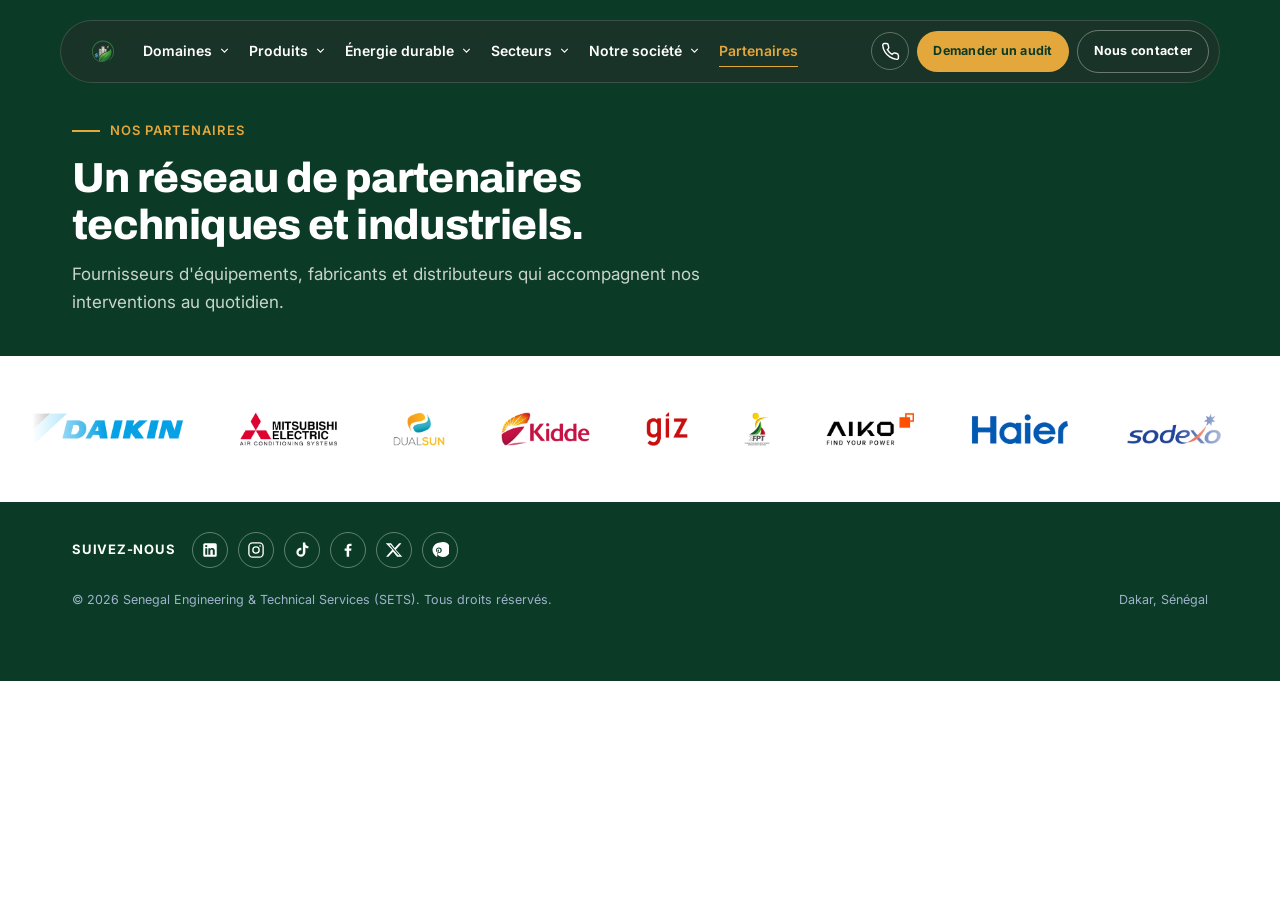
<file: partenaires.html>
<!DOCTYPE html>
<html lang="fr">
<head>
<meta charset="UTF-8">
<meta name="viewport" content="width=device-width, initial-scale=1.0">
<title>Partenaires — SETS</title>
<meta name="description" content="Un réseau de partenaires techniques et industriels.">
<link rel="icon" type="image/png" href="images/logo-sets.png">
<link rel="preconnect" href="https://fonts.googleapis.com">
<link rel="preconnect" href="https://fonts.gstatic.com" crossorigin>
<link href="https://fonts.googleapis.com/css2?family=Archivo:wght@500;600;700;800&family=Inter:wght@400;500;600&display=swap" rel="stylesheet">
<link rel="stylesheet" href="style.css">
</head>
<body>

<header>
  <div class="nav">
    <div class="nav-side left">
      <a href="index.html" class="brand">
      <img class="brand-mark" src="images/logo-sets.png" alt="SETS">
      <div class="brand-text">SETS</div>
      </a>
      <div class="nav-local-mobile" id="navLocalMobile">
        <div class="nav-local-track">
          <svg viewBox="0 0 24 24" fill="none" stroke="currentColor" stroke-width="1.8"><path d="M12 21s7-6.1 7-11.5A7 7 0 005 9.5C5 14.9 12 21 12 21z"/><circle cx="12" cy="9.5" r="2.4"/></svg>
          <span class="js-local-place">Localisation…</span>
          <span class="sep">·</span>
          <svg viewBox="0 0 24 24" fill="none" stroke="currentColor" stroke-width="1.8"><circle cx="12" cy="12" r="4"/><path d="M12 2v3M12 19v3M4.2 4.2l2.1 2.1M17.7 17.7l2.1 2.1M2 12h3M19 12h3M4.2 19.8l2.1-2.1M17.7 6.3l2.1-2.1"/></svg>
          <span class="js-local-sun">—</span>
        </div>
      </div>
      <nav class="desktop-links">
        <div class="nav-item">
          <a href="domaines.html" class="nav-link" data-p="domaines">Domaines<svg class="nav-chevron" viewBox="0 0 24 24" fill="none" stroke="currentColor" stroke-width="2"><path d="M6 9l6 6 6-6"/></svg></a>
          <div class="nav-dropdown">
            <div class="nav-dropdown-inner">
              <div class="nav-dropdown-list">
                <a href="domaine-facility.html">Facility management</a>
                <a href="domaine-climatique.html">Génie climatique & réfrigération</a>
                <a href="energie.html">Énergie & efficacité énergétique</a>
                <a href="domaine-maintenance.html">Maintenance multitechnique</a>
                <a href="domaine-formation.html">Formation & renforcement</a>
              </div>
              <div class="nav-dropdown-panel">
                <p class="nav-dropdown-eyebrow">Nos domaines d'intervention</p>
                <h4>Cinq disciplines, une seule équipe responsable.</h4>
                <p>Une gestion intégrée du bâtiment jusqu'à l'efficacité énergétique, pilotée par un seul interlocuteur.</p>
              </div>
            </div>
          </div>
        </div>
        <div class="nav-item">
          <a href="produits.html" class="nav-link" data-p="produits">Produits<svg class="nav-chevron" viewBox="0 0 24 24" fill="none" stroke="currentColor" stroke-width="2"><path d="M6 9l6 6 6-6"/></svg></a>
          <div class="nav-dropdown">
            <div class="nav-dropdown-inner">
              <div class="nav-dropdown-list">
                <a href="produits.html#produit-climatiseurs">Climatiseurs & groupes froids</a>
                <a href="produits.html#produit-groupes-electrogenes">Groupes électrogènes</a>
                <a href="produits.html#produit-solaire">Panneaux solaires & onduleurs</a>
                <a href="produits.html#produit-incendie">Systèmes de sécurité incendie</a>
                <a href="produits.html#produit-eclairage">Éclairage & automatisation</a>
              </div>
              <div class="nav-dropdown-panel">
                <p class="nav-dropdown-eyebrow">Nos produits & équipements</p>
                <h4>Des équipements fiables, sélectionnés avec rigueur.</h4>
                <p>Des solutions techniques certifiées, adaptées aux exigences du climat sénégalais.</p>
              </div>
            </div>
          </div>
        </div>
        <div class="nav-item">
          <a href="energie.html" class="nav-link" data-p="energie">Énergie durable<svg class="nav-chevron" viewBox="0 0 24 24" fill="none" stroke="currentColor" stroke-width="2"><path d="M6 9l6 6 6-6"/></svg></a>
          <div class="nav-dropdown">
            <div class="nav-dropdown-inner">
              <div class="nav-dropdown-list">
                <a href="energie.html">Audits énergétiques & solaire intégré</a>
                <a href="energie.html">Génie climatique à faible impact</a>
                <a href="energie.html">Efficacité énergétique mesurable</a>
              </div>
              <div class="nav-dropdown-panel">
                <p class="nav-dropdown-eyebrow">Énergie durable</p>
                <h4>Le froid maîtrisé. L'énergie solaire valorisée.</h4>
                <p>Une approche qui conjugue performance thermique et sobriété — pour des infrastructures qui consomment moins et durent plus longtemps.</p>
              </div>
            </div>
          </div>
        </div>
        <div class="nav-item">
          <a href="secteurs.html" class="nav-link" data-p="secteurs">Secteurs<svg class="nav-chevron" viewBox="0 0 24 24" fill="none" stroke="currentColor" stroke-width="2"><path d="M6 9l6 6 6-6"/></svg></a>
          <div class="nav-dropdown">
            <div class="nav-dropdown-inner">
              <div class="nav-dropdown-list">
                <a href="secteurs.html">Santé</a>
                <a href="secteurs.html">Hôtellerie</a>
                <a href="secteurs.html">Industrie</a>
                <a href="secteurs.html">Bureaux & administration</a>
                <a href="secteurs.html">Enseignement</a>
                <a href="secteurs.html">Commerce & surfaces de vente</a>
                <a href="secteurs.html">Domestique</a>
                <a href="secteurs.html">Restauration</a>
              </div>
              <div class="nav-dropdown-panel">
                <p class="nav-dropdown-eyebrow">Nos secteurs d'activité</p>
                <h4>Adaptés aux exigences de chaque environnement.</h4>
                <p>Des solutions techniques ajustées aux contraintes propres à chaque secteur — partout au Sénégal.</p>
              </div>
            </div>
          </div>
        </div>
        <div class="nav-item">
          <a href="societe.html" class="nav-link" data-p="societe">Notre société<svg class="nav-chevron" viewBox="0 0 24 24" fill="none" stroke="currentColor" stroke-width="2"><path d="M6 9l6 6 6-6"/></svg></a>
          <div class="nav-dropdown">
            <div class="nav-dropdown-inner">
              <div class="nav-dropdown-list">
                <a href="societe.html#mission">Notre mission</a>
                <a href="societe.html#pourquoi">Pourquoi choisir SETS</a>
              </div>
              <div class="nav-dropdown-panel">
                <p class="nav-dropdown-eyebrow">Notre société</p>
                <h4>Excellence opérationnelle, efficacité énergétique, durabilité.</h4>
                <p>Une gestion proactive de vos infrastructures, pas seulement réactive.</p>
              </div>
            </div>
          </div>
        </div>
        <a href="partenaires.html" class="nav-link active" data-p="partenaires" aria-current="page">Partenaires</a>
      </nav>
    </div>
    <div class="nav-side right">
      <a href="tel:+221776584647" class="icon-btn phone-btn" aria-label="Appeler SETS">
        <svg viewBox="0 0 24 24" fill="none" stroke="currentColor" stroke-width="1.8"><path d="M22 16.9v3a2 2 0 01-2.2 2 19.8 19.8 0 01-8.6-3 19.5 19.5 0 01-6-6 19.8 19.8 0 01-3-8.7A2 2 0 014.1 2h3a2 2 0 012 1.7c.1.9.3 1.8.6 2.6a2 2 0 01-.5 2.1L8 9.7a16 16 0 006 6l1.3-1.3a2 2 0 012.1-.5c.8.3 1.7.5 2.6.6a2 2 0 011.7 2z"/></svg>
      </a>
      <div class="header-cta">
        <a href="audit.html" class="solid">Demander un audit</a>
        <a href="contact.html" class="outline">Nous contacter</a>
      </div>
      <button class="icon-btn burger" id="menuToggle" aria-label="Menu" aria-expanded="false" aria-controls="navMenu">
        <span></span><span></span><span></span>
      </button>
    </div>
  </div>
</header>
<div class="nav-overlay" id="navOverlay"></div>
<nav class="nav-menu" id="navMenu">
  <div>
    <div class="nav-menu-top">
      <span style="display:flex;align-items:center;gap:8px;"><img src="images/logo-sets.png" alt="SETS" style="width:26px;height:26px;"><span class="brand-text">SETS</span></span>
      <button class="nav-menu-close" id="menuClose" aria-label="Fermer le menu">
        <svg viewBox="0 0 24 24" fill="none" stroke="currentColor" stroke-width="1.8"><line x1="4" y1="4" x2="20" y2="20"/><line x1="20" y1="4" x2="4" y2="20"/></svg>
      </button>
    </div>
    <div class="nav-menu-links">
      <a href="societe.html">Notre société <svg viewBox="0 0 24 24" fill="none" stroke="currentColor" stroke-width="2"><path d="M9 6l6 6-6 6"/></svg></a>
      <a href="domaines.html">Domaines d'intervention <svg viewBox="0 0 24 24" fill="none" stroke="currentColor" stroke-width="2"><path d="M9 6l6 6-6 6"/></svg></a>
      <a href="produits.html">Produits <svg viewBox="0 0 24 24" fill="none" stroke="currentColor" stroke-width="2"><path d="M9 6l6 6-6 6"/></svg></a>
      <a href="societe.html#pourquoi">Pourquoi SETS <svg viewBox="0 0 24 24" fill="none" stroke="currentColor" stroke-width="2"><path d="M9 6l6 6-6 6"/></svg></a>
      <a href="secteurs.html">Secteurs d'activité <svg viewBox="0 0 24 24" fill="none" stroke="currentColor" stroke-width="2"><path d="M9 6l6 6-6 6"/></svg></a>
      <a href="partenaires.html">Partenaires <svg viewBox="0 0 24 24" fill="none" stroke="currentColor" stroke-width="2"><path d="M9 6l6 6-6 6"/></svg></a>
      <a href="contact.html">Contact</a>
    </div>
  </div>
  <div class="nav-menu-bottom">
    <a href="audit.html" class="nav-btn solid">Demander un audit</a>
    <a href="tel:+221776584647" class="nav-phone">
      <svg width="16" height="16" viewBox="0 0 24 24" fill="none" stroke="currentColor" stroke-width="1.8"><path d="M22 16.9v3a2 2 0 01-2.2 2 19.8 19.8 0 01-8.6-3 19.5 19.5 0 01-6-6 19.8 19.8 0 01-3-8.7A2 2 0 014.1 2h3a2 2 0 012 1.7c.1.9.3 1.8.6 2.6a2 2 0 01-.5 2.1L8 9.7a16 16 0 006 6l1.3-1.3a2 2 0 012.1-.5c.8.3 1.7.5 2.6.6a2 2 0 011.7 2z"/></svg>
      +221 77 658 46 47
    </a>
    <a href="mailto:s7engineering@outlook.fr" class="nav-phone">
      <svg width="16" height="16" viewBox="0 0 24 24" fill="none" stroke="currentColor" stroke-width="1.8"><rect x="3" y="5" width="18" height="14" rx="2"/><path d="M3 7l9 6 9-6"/></svg>
      Nous écrire par email
    </a>
  </div>
</nav>
<main id="top">

  <section class="page-hero">
    <div class="wrap">
      <p class="eyebrow">Nos partenaires</p>
      <h1>Un réseau de partenaires techniques et industriels.</h1>
      <p class="lead">Fournisseurs d'équipements, fabricants et distributeurs qui accompagnent nos interventions au quotidien.</p>
    </div>
  </section>

  <!-- PARTENAIRES -->
  <section class="section tight" id="partenaires">
    <div class="wrap">
    </div>
    <div class="wrap" style="padding-top:0;max-width:1400px;">
      <div class="partner-marquee">
        <div class="partner-track">

        <div class="partner-logo"><img src="images/partners/daikin.png" alt="Daikin"></div>
        <div class="partner-logo"><img src="images/partners/mitsubishi-electric.png" alt="Mitsubishi Electric"></div>
        <div class="partner-logo"><img src="images/partners/dualsun.png" alt="DualSun"></div>
        <div class="partner-logo"><img src="images/partners/kidde.png" alt="Kidde"></div>
        <div class="partner-logo"><img src="images/partners/giz.png" alt="GIZ"></div>
        <div class="partner-logo"><img src="images/partners/3fpt.png" alt="3FPT"></div>
        <div class="partner-logo"><img src="images/partners/aiko.png" alt="AIKO"></div>
        <div class="partner-logo"><img src="images/partners/haier.png" alt="Haier"></div>
        <div class="partner-logo"><img src="images/partners/sodexo.png" alt="Sodexo"></div>
        <div class="partner-logo small"><img src="images/partners/maxeon.png" alt="Maxeon"></div>
        <div class="partner-logo"><img src="images/partners/lg.png" alt="LG"></div>
      
        <div class="partner-logo"><img src="images/partners/panasonic.png" alt="Panasonic"></div>
        <div class="partner-logo"><img src="images/partners/atlantic.png" alt="Atlantic"></div>
        <div class="partner-logo"><img src="images/partners/toshiba.png" alt="Toshiba"></div>
        <div class="partner-logo"><img src="images/partners/hisense.png" alt="Hisense"></div>
        <div class="partner-logo"><img src="images/partners/hitachi.png" alt="Hitachi"></div>
        <div class="partner-logo"><img src="images/partners/technibel.png" alt="Technibel"></div>
        <div class="partner-logo"><img src="images/partners/daikin.png" alt="Daikin"></div>
        <div class="partner-logo"><img src="images/partners/mitsubishi-electric.png" alt="Mitsubishi Electric"></div>
        <div class="partner-logo"><img src="images/partners/dualsun.png" alt="DualSun"></div>
        <div class="partner-logo"><img src="images/partners/kidde.png" alt="Kidde"></div>
        <div class="partner-logo"><img src="images/partners/giz.png" alt="GIZ"></div>
        <div class="partner-logo"><img src="images/partners/3fpt.png" alt="3FPT"></div>
        <div class="partner-logo"><img src="images/partners/aiko.png" alt="AIKO"></div>
        <div class="partner-logo"><img src="images/partners/haier.png" alt="Haier"></div>
        <div class="partner-logo"><img src="images/partners/sodexo.png" alt="Sodexo"></div>
        <div class="partner-logo small"><img src="images/partners/maxeon.png" alt="Maxeon"></div>
        <div class="partner-logo"><img src="images/partners/lg.png" alt="LG"></div>
        <div class="partner-logo"><img src="images/partners/panasonic.png" alt="Panasonic"></div>
        <div class="partner-logo"><img src="images/partners/atlantic.png" alt="Atlantic"></div>
        <div class="partner-logo"><img src="images/partners/toshiba.png" alt="Toshiba"></div>
        <div class="partner-logo"><img src="images/partners/hisense.png" alt="Hisense"></div>
        <div class="partner-logo"><img src="images/partners/hitachi.png" alt="Hitachi"></div>
        <div class="partner-logo"><img src="images/partners/technibel.png" alt="Technibel"></div>
              </div>
      </div>
    </div>
  </section>


</main>

<button class="back-to-top" id="backToTop" aria-label="Remonter en haut">
  <svg viewBox="0 0 24 24" fill="none" stroke="currentColor" stroke-width="2" stroke-linecap="round"><path d="M12 2v20M4.5 6l15 12M19.5 6l-15 12M12 2l-2.2 2.2M12 2l2.2 2.2M12 22l-2.2-2.2M12 22l2.2-2.2"/></svg>
</button>

<footer>
  <div class="wrap footer-social"><span class="foot-label">Suivez-nous</span><div class="foot-icons"><a href="#" class="foot-ico" aria-label="LinkedIn" target="_blank" rel="noopener"><svg viewBox="0 0 24 24" fill="currentColor"><path d="M19 3H5a2 2 0 00-2 2v14a2 2 0 002 2h14a2 2 0 002-2V5a2 2 0 00-2-2zM8.34 18.34H5.67V9.5h2.67v8.84zM7 8.35a1.55 1.55 0 110-3.1 1.55 1.55 0 010 3.1zm11.34 10H15.7v-4.5c0-1.08-.02-2.46-1.5-2.46-1.5 0-1.73 1.17-1.73 2.38v4.58H9.8V9.5h2.56v1.17h.04c.36-.67 1.23-1.38 2.54-1.38 2.71 0 3.4 1.79 3.4 4.11v5.04z"/></svg></a><a href="#" class="foot-ico" aria-label="Instagram" target="_blank" rel="noopener"><svg viewBox="0 0 24 24" fill="none" stroke="currentColor" stroke-width="1.8"><rect x="2.5" y="2.5" width="19" height="19" rx="5"/><circle cx="12" cy="12" r="4.2"/><circle cx="17.4" cy="6.6" r="1.1" fill="currentColor" stroke="none"/></svg></a><a href="#" class="foot-ico" aria-label="TikTok" target="_blank" rel="noopener"><svg viewBox="0 0 24 24" fill="currentColor"><path d="M16.5 2h-3.3v13.2a2.9 2.9 0 11-2.9-2.9c.28 0 .55.03.8.1V9a6 6 0 105.4 6V8.6a7.1 7.1 0 004 1.2V6.8a3.7 3.7 0 01-4-4.8z"/></svg></a><a href="#" class="foot-ico" aria-label="Facebook" target="_blank" rel="noopener"><svg viewBox="0 0 24 24" fill="currentColor"><path d="M13.5 21v-8h2.7l.4-3.1h-3.1V8c0-.9.25-1.5 1.55-1.5H16.7V3.7C16.4 3.66 15.4 3.57 14.24 3.57c-2.4 0-4.04 1.47-4.04 4.17V9.9H7.5V13h2.7v8h3.3z"/></svg></a><a href="#" class="foot-ico" aria-label="X" target="_blank" rel="noopener"><svg viewBox="0 0 24 24" fill="currentColor"><path d="M18.9 3H22l-7.6 8.7L23 21h-6.9l-5.4-6.7L4.5 21H1.4l8.2-9.3L1 3h7.1l4.9 6.2L18.9 3zm-1.2 16h1.7L7.4 5H5.6l12.1 14z"/></svg></a><a href="#" class="foot-ico" aria-label="Pinterest" target="_blank" rel="noopener"><svg viewBox="0 0 24 24" fill="currentColor"><path d="M12 2a10 10 0 00-3.65 19.3c-.05-.8-.09-2.02.02-2.9.1-.78.65-4.99.65-4.99s-.17-.33-.17-.83c0-.77.45-1.35 1-1.35.48 0 .71.36.71.79 0 .48-.3 1.2-.46 1.87-.13.56.28 1.02.83 1.02 1 0 1.77-1.05 1.77-2.57 0-1.34-.97-2.28-2.35-2.28-1.6 0-2.54 1.2-2.54 2.44 0 .48.19.99.42 1.27a.17.17 0 01.04.16c-.05.19-.15.6-.17.68-.03.11-.09.14-.2.08-.76-.35-1.24-1.46-1.24-2.34 0-1.9 1.38-3.65 3.98-3.65 2.09 0 3.71 1.49 3.71 3.48 0 2.08-1.31 3.75-3.13 3.75-.61 0-1.19-.32-1.38-.7l-.38 1.43c-.14.53-.51 1.2-.76 1.6A10 10 0 1012 2z"/></svg></a></div></div>
  <div class="wrap footer-row">
    <span>© 2026 Senegal Engineering & Technical Services (SETS). Tous droits réservés.</span>
    <span>Dakar, Sénégal</span>
  </div>
</footer>

<script src="script.js"></script>
</body>
</html>
</file>
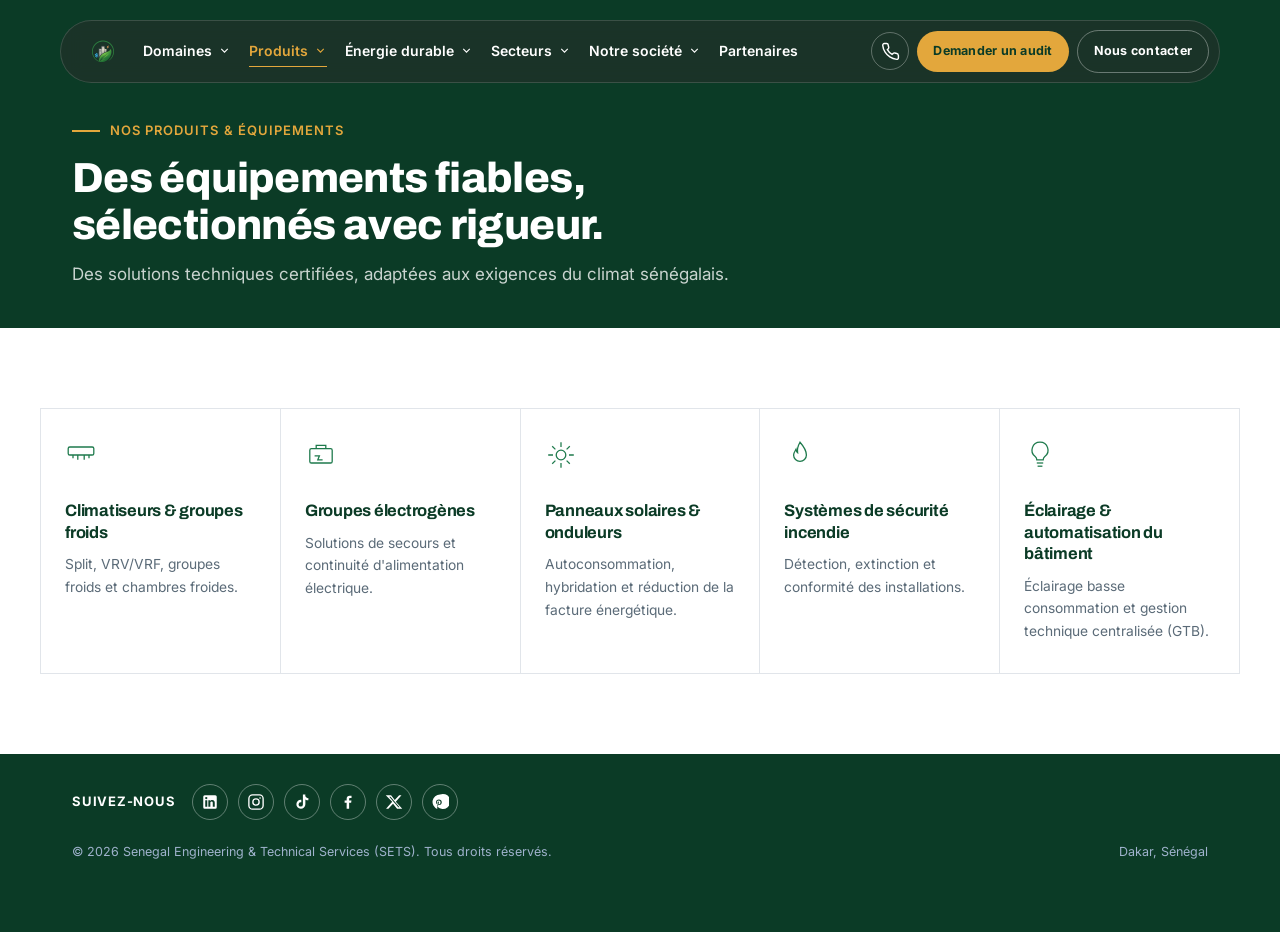
<file: produits.html>
<!DOCTYPE html>
<html lang="fr">
<head>
<meta charset="UTF-8">
<meta name="viewport" content="width=device-width, initial-scale=1.0">
<title>Produits & équipements — SETS</title>
<meta name="description" content="Climatiseurs, groupes électrogènes, solaire, sécurité incendie, éclairage et automatisation.">
<link rel="icon" type="image/png" href="images/logo-sets.png">
<link rel="preconnect" href="https://fonts.googleapis.com">
<link rel="preconnect" href="https://fonts.gstatic.com" crossorigin>
<link href="https://fonts.googleapis.com/css2?family=Archivo:wght@500;600;700;800&family=Inter:wght@400;500;600&display=swap" rel="stylesheet">
<link rel="stylesheet" href="style.css">
</head>
<body>

<header>
  <div class="nav">
    <div class="nav-side left">
      <a href="index.html" class="brand">
      <img class="brand-mark" src="images/logo-sets.png" alt="SETS">
      <div class="brand-text">SETS</div>
      </a>
      <div class="nav-local-mobile" id="navLocalMobile">
        <div class="nav-local-track">
          <svg viewBox="0 0 24 24" fill="none" stroke="currentColor" stroke-width="1.8"><path d="M12 21s7-6.1 7-11.5A7 7 0 005 9.5C5 14.9 12 21 12 21z"/><circle cx="12" cy="9.5" r="2.4"/></svg>
          <span class="js-local-place">Localisation…</span>
          <span class="sep">·</span>
          <svg viewBox="0 0 24 24" fill="none" stroke="currentColor" stroke-width="1.8"><circle cx="12" cy="12" r="4"/><path d="M12 2v3M12 19v3M4.2 4.2l2.1 2.1M17.7 17.7l2.1 2.1M2 12h3M19 12h3M4.2 19.8l2.1-2.1M17.7 6.3l2.1-2.1"/></svg>
          <span class="js-local-sun">—</span>
        </div>
      </div>
      <nav class="desktop-links">
        <div class="nav-item">
          <a href="domaines.html" class="nav-link" data-p="domaines">Domaines<svg class="nav-chevron" viewBox="0 0 24 24" fill="none" stroke="currentColor" stroke-width="2"><path d="M6 9l6 6 6-6"/></svg></a>
          <div class="nav-dropdown">
            <div class="nav-dropdown-inner">
              <div class="nav-dropdown-list">
                <a href="domaine-facility.html">Facility management</a>
                <a href="domaine-climatique.html">Génie climatique & réfrigération</a>
                <a href="energie.html">Énergie & efficacité énergétique</a>
                <a href="domaine-maintenance.html">Maintenance multitechnique</a>
                <a href="domaine-formation.html">Formation & renforcement</a>
              </div>
              <div class="nav-dropdown-panel">
                <p class="nav-dropdown-eyebrow">Nos domaines d'intervention</p>
                <h4>Cinq disciplines, une seule équipe responsable.</h4>
                <p>Une gestion intégrée du bâtiment jusqu'à l'efficacité énergétique, pilotée par un seul interlocuteur.</p>
              </div>
            </div>
          </div>
        </div>
        <div class="nav-item">
          <a href="produits.html" class="nav-link active" data-p="produits" aria-current="page">Produits<svg class="nav-chevron" viewBox="0 0 24 24" fill="none" stroke="currentColor" stroke-width="2"><path d="M6 9l6 6 6-6"/></svg></a>
          <div class="nav-dropdown">
            <div class="nav-dropdown-inner">
              <div class="nav-dropdown-list">
                <a href="produits.html#produit-climatiseurs">Climatiseurs & groupes froids</a>
                <a href="produits.html#produit-groupes-electrogenes">Groupes électrogènes</a>
                <a href="produits.html#produit-solaire">Panneaux solaires & onduleurs</a>
                <a href="produits.html#produit-incendie">Systèmes de sécurité incendie</a>
                <a href="produits.html#produit-eclairage">Éclairage & automatisation</a>
              </div>
              <div class="nav-dropdown-panel">
                <p class="nav-dropdown-eyebrow">Nos produits & équipements</p>
                <h4>Des équipements fiables, sélectionnés avec rigueur.</h4>
                <p>Des solutions techniques certifiées, adaptées aux exigences du climat sénégalais.</p>
              </div>
            </div>
          </div>
        </div>
        <div class="nav-item">
          <a href="energie.html" class="nav-link" data-p="energie">Énergie durable<svg class="nav-chevron" viewBox="0 0 24 24" fill="none" stroke="currentColor" stroke-width="2"><path d="M6 9l6 6 6-6"/></svg></a>
          <div class="nav-dropdown">
            <div class="nav-dropdown-inner">
              <div class="nav-dropdown-list">
                <a href="energie.html">Audits énergétiques & solaire intégré</a>
                <a href="energie.html">Génie climatique à faible impact</a>
                <a href="energie.html">Efficacité énergétique mesurable</a>
              </div>
              <div class="nav-dropdown-panel">
                <p class="nav-dropdown-eyebrow">Énergie durable</p>
                <h4>Le froid maîtrisé. L'énergie solaire valorisée.</h4>
                <p>Une approche qui conjugue performance thermique et sobriété — pour des infrastructures qui consomment moins et durent plus longtemps.</p>
              </div>
            </div>
          </div>
        </div>
        <div class="nav-item">
          <a href="secteurs.html" class="nav-link" data-p="secteurs">Secteurs<svg class="nav-chevron" viewBox="0 0 24 24" fill="none" stroke="currentColor" stroke-width="2"><path d="M6 9l6 6 6-6"/></svg></a>
          <div class="nav-dropdown">
            <div class="nav-dropdown-inner">
              <div class="nav-dropdown-list">
                <a href="secteurs.html">Santé</a>
                <a href="secteurs.html">Hôtellerie</a>
                <a href="secteurs.html">Industrie</a>
                <a href="secteurs.html">Bureaux & administration</a>
                <a href="secteurs.html">Enseignement</a>
                <a href="secteurs.html">Commerce & surfaces de vente</a>
                <a href="secteurs.html">Domestique</a>
                <a href="secteurs.html">Restauration</a>
              </div>
              <div class="nav-dropdown-panel">
                <p class="nav-dropdown-eyebrow">Nos secteurs d'activité</p>
                <h4>Adaptés aux exigences de chaque environnement.</h4>
                <p>Des solutions techniques ajustées aux contraintes propres à chaque secteur — partout au Sénégal.</p>
              </div>
            </div>
          </div>
        </div>
        <div class="nav-item">
          <a href="societe.html" class="nav-link" data-p="societe">Notre société<svg class="nav-chevron" viewBox="0 0 24 24" fill="none" stroke="currentColor" stroke-width="2"><path d="M6 9l6 6 6-6"/></svg></a>
          <div class="nav-dropdown">
            <div class="nav-dropdown-inner">
              <div class="nav-dropdown-list">
                <a href="societe.html#mission">Notre mission</a>
                <a href="societe.html#pourquoi">Pourquoi choisir SETS</a>
              </div>
              <div class="nav-dropdown-panel">
                <p class="nav-dropdown-eyebrow">Notre société</p>
                <h4>Excellence opérationnelle, efficacité énergétique, durabilité.</h4>
                <p>Une gestion proactive de vos infrastructures, pas seulement réactive.</p>
              </div>
            </div>
          </div>
        </div>
        <a href="partenaires.html" class="nav-link" data-p="partenaires">Partenaires</a>
      </nav>
    </div>
    <div class="nav-side right">
      <a href="tel:+221776584647" class="icon-btn phone-btn" aria-label="Appeler SETS">
        <svg viewBox="0 0 24 24" fill="none" stroke="currentColor" stroke-width="1.8"><path d="M22 16.9v3a2 2 0 01-2.2 2 19.8 19.8 0 01-8.6-3 19.5 19.5 0 01-6-6 19.8 19.8 0 01-3-8.7A2 2 0 014.1 2h3a2 2 0 012 1.7c.1.9.3 1.8.6 2.6a2 2 0 01-.5 2.1L8 9.7a16 16 0 006 6l1.3-1.3a2 2 0 012.1-.5c.8.3 1.7.5 2.6.6a2 2 0 011.7 2z"/></svg>
      </a>
      <div class="header-cta">
        <a href="audit.html" class="solid">Demander un audit</a>
        <a href="contact.html" class="outline">Nous contacter</a>
      </div>
      <button class="icon-btn burger" id="menuToggle" aria-label="Menu" aria-expanded="false" aria-controls="navMenu">
        <span></span><span></span><span></span>
      </button>
    </div>
  </div>
</header>
<div class="nav-overlay" id="navOverlay"></div>
<nav class="nav-menu" id="navMenu">
  <div>
    <div class="nav-menu-top">
      <span style="display:flex;align-items:center;gap:8px;"><img src="images/logo-sets.png" alt="SETS" style="width:26px;height:26px;"><span class="brand-text">SETS</span></span>
      <button class="nav-menu-close" id="menuClose" aria-label="Fermer le menu">
        <svg viewBox="0 0 24 24" fill="none" stroke="currentColor" stroke-width="1.8"><line x1="4" y1="4" x2="20" y2="20"/><line x1="20" y1="4" x2="4" y2="20"/></svg>
      </button>
    </div>
    <div class="nav-menu-links">
      <a href="societe.html">Notre société <svg viewBox="0 0 24 24" fill="none" stroke="currentColor" stroke-width="2"><path d="M9 6l6 6-6 6"/></svg></a>
      <a href="domaines.html">Domaines d'intervention <svg viewBox="0 0 24 24" fill="none" stroke="currentColor" stroke-width="2"><path d="M9 6l6 6-6 6"/></svg></a>
      <a href="produits.html">Produits <svg viewBox="0 0 24 24" fill="none" stroke="currentColor" stroke-width="2"><path d="M9 6l6 6-6 6"/></svg></a>
      <a href="societe.html#pourquoi">Pourquoi SETS <svg viewBox="0 0 24 24" fill="none" stroke="currentColor" stroke-width="2"><path d="M9 6l6 6-6 6"/></svg></a>
      <a href="secteurs.html">Secteurs d'activité <svg viewBox="0 0 24 24" fill="none" stroke="currentColor" stroke-width="2"><path d="M9 6l6 6-6 6"/></svg></a>
      <a href="partenaires.html">Partenaires <svg viewBox="0 0 24 24" fill="none" stroke="currentColor" stroke-width="2"><path d="M9 6l6 6-6 6"/></svg></a>
      <a href="contact.html">Contact</a>
    </div>
  </div>
  <div class="nav-menu-bottom">
    <a href="audit.html" class="nav-btn solid">Demander un audit</a>
    <a href="tel:+221776584647" class="nav-phone">
      <svg width="16" height="16" viewBox="0 0 24 24" fill="none" stroke="currentColor" stroke-width="1.8"><path d="M22 16.9v3a2 2 0 01-2.2 2 19.8 19.8 0 01-8.6-3 19.5 19.5 0 01-6-6 19.8 19.8 0 01-3-8.7A2 2 0 014.1 2h3a2 2 0 012 1.7c.1.9.3 1.8.6 2.6a2 2 0 01-.5 2.1L8 9.7a16 16 0 006 6l1.3-1.3a2 2 0 012.1-.5c.8.3 1.7.5 2.6.6a2 2 0 011.7 2z"/></svg>
      +221 77 658 46 47
    </a>
    <a href="mailto:s7engineering@outlook.fr" class="nav-phone">
      <svg width="16" height="16" viewBox="0 0 24 24" fill="none" stroke="currentColor" stroke-width="1.8"><rect x="3" y="5" width="18" height="14" rx="2"/><path d="M3 7l9 6 9-6"/></svg>
      Nous écrire par email
    </a>
  </div>
</nav>
<main id="top">

  <section class="page-hero">
    <div class="wrap">
      <p class="eyebrow">Nos produits & équipements</p>
      <h1>Des équipements fiables, sélectionnés avec rigueur.</h1>
      <p class="lead">Des solutions techniques certifiées, adaptées aux exigences du climat sénégalais.</p>
    </div>
  </section>

  <!-- PRODUITS -->
  <section class="section" id="produits">
    <div class="wrap">
    </div>
    <div class="domains wrap" style="padding:0;max-width:var(--max);">
      <div class="domain-card" id="produit-climatiseurs">
        <svg class="domain-icon" viewBox="0 0 40 40" fill="none" stroke="currentColor" stroke-width="1.6"><rect x="4" y="10" width="32" height="10" rx="2"/><path d="M10 20v4M16 20v6M24 20v6M30 20v4"/></svg>
        <h3>Climatiseurs & groupes froids</h3>
        <p>Split, VRV/VRF, groupes froids et chambres froides.</p>
      </div>
      <div class="domain-card" id="produit-groupes-electrogenes">
        <svg class="domain-icon" viewBox="0 0 40 40" fill="none" stroke="currentColor" stroke-width="1.6"><rect x="6" y="12" width="28" height="18" rx="2"/><path d="M14 12V8h12v4"/><path d="M12 21h6l-2 5h6"/></svg>
        <h3>Groupes électrogènes</h3>
        <p>Solutions de secours et continuité d'alimentation électrique.</p>
      </div>
      <div class="domain-card" id="produit-solaire">
        <svg class="domain-icon" viewBox="0 0 40 40" fill="none" stroke="currentColor" stroke-width="1.6"><circle cx="20" cy="20" r="6"/><path d="M20 4v6M20 30v6M36 20h-6M10 20H4M31 9l-4 4M13 27l-4 4M31 31l-4-4M13 13L9 9"/></svg>
        <h3>Panneaux solaires & onduleurs</h3>
        <p>Autoconsommation, hybridation et réduction de la facture énergétique.</p>
      </div>
      <div class="domain-card" id="produit-incendie">
        <svg class="domain-icon" viewBox="0 0 40 40" fill="none" stroke="currentColor" stroke-width="1.6"><path d="M20 4s8 9 8 16a8 8 0 01-16 0c0-3 2-5 3-7 .5 3 2 4 2 4s-1-6 3-13z"/></svg>
        <h3>Systèmes de sécurité incendie</h3>
        <p>Détection, extinction et conformité des installations.</p>
      </div>
      <div class="domain-card" id="produit-eclairage">
        <svg class="domain-icon" viewBox="0 0 40 40" fill="none" stroke="currentColor" stroke-width="1.6"><path d="M20 4a10 10 0 00-6 18c1.2 1 2 2.4 2 4h8c0-1.6.8-3 2-4a10 10 0 00-6-18z"/><line x1="16" y1="30" x2="24" y2="30"/><line x1="17" y1="34" x2="23" y2="34"/></svg>
        <h3>Éclairage & automatisation du bâtiment</h3>
        <p>Éclairage basse consommation et gestion technique centralisée (GTB).</p>
      </div>
    </div>
  </section>


</main>

<button class="back-to-top" id="backToTop" aria-label="Remonter en haut">
  <svg viewBox="0 0 24 24" fill="none" stroke="currentColor" stroke-width="2" stroke-linecap="round"><path d="M12 2v20M4.5 6l15 12M19.5 6l-15 12M12 2l-2.2 2.2M12 2l2.2 2.2M12 22l-2.2-2.2M12 22l2.2-2.2"/></svg>
</button>

<footer>
  <div class="wrap footer-social"><span class="foot-label">Suivez-nous</span><div class="foot-icons"><a href="#" class="foot-ico" aria-label="LinkedIn" target="_blank" rel="noopener"><svg viewBox="0 0 24 24" fill="currentColor"><path d="M19 3H5a2 2 0 00-2 2v14a2 2 0 002 2h14a2 2 0 002-2V5a2 2 0 00-2-2zM8.34 18.34H5.67V9.5h2.67v8.84zM7 8.35a1.55 1.55 0 110-3.1 1.55 1.55 0 010 3.1zm11.34 10H15.7v-4.5c0-1.08-.02-2.46-1.5-2.46-1.5 0-1.73 1.17-1.73 2.38v4.58H9.8V9.5h2.56v1.17h.04c.36-.67 1.23-1.38 2.54-1.38 2.71 0 3.4 1.79 3.4 4.11v5.04z"/></svg></a><a href="#" class="foot-ico" aria-label="Instagram" target="_blank" rel="noopener"><svg viewBox="0 0 24 24" fill="none" stroke="currentColor" stroke-width="1.8"><rect x="2.5" y="2.5" width="19" height="19" rx="5"/><circle cx="12" cy="12" r="4.2"/><circle cx="17.4" cy="6.6" r="1.1" fill="currentColor" stroke="none"/></svg></a><a href="#" class="foot-ico" aria-label="TikTok" target="_blank" rel="noopener"><svg viewBox="0 0 24 24" fill="currentColor"><path d="M16.5 2h-3.3v13.2a2.9 2.9 0 11-2.9-2.9c.28 0 .55.03.8.1V9a6 6 0 105.4 6V8.6a7.1 7.1 0 004 1.2V6.8a3.7 3.7 0 01-4-4.8z"/></svg></a><a href="#" class="foot-ico" aria-label="Facebook" target="_blank" rel="noopener"><svg viewBox="0 0 24 24" fill="currentColor"><path d="M13.5 21v-8h2.7l.4-3.1h-3.1V8c0-.9.25-1.5 1.55-1.5H16.7V3.7C16.4 3.66 15.4 3.57 14.24 3.57c-2.4 0-4.04 1.47-4.04 4.17V9.9H7.5V13h2.7v8h3.3z"/></svg></a><a href="#" class="foot-ico" aria-label="X" target="_blank" rel="noopener"><svg viewBox="0 0 24 24" fill="currentColor"><path d="M18.9 3H22l-7.6 8.7L23 21h-6.9l-5.4-6.7L4.5 21H1.4l8.2-9.3L1 3h7.1l4.9 6.2L18.9 3zm-1.2 16h1.7L7.4 5H5.6l12.1 14z"/></svg></a><a href="#" class="foot-ico" aria-label="Pinterest" target="_blank" rel="noopener"><svg viewBox="0 0 24 24" fill="currentColor"><path d="M12 2a10 10 0 00-3.65 19.3c-.05-.8-.09-2.02.02-2.9.1-.78.65-4.99.65-4.99s-.17-.33-.17-.83c0-.77.45-1.35 1-1.35.48 0 .71.36.71.79 0 .48-.3 1.2-.46 1.87-.13.56.28 1.02.83 1.02 1 0 1.77-1.05 1.77-2.57 0-1.34-.97-2.28-2.35-2.28-1.6 0-2.54 1.2-2.54 2.44 0 .48.19.99.42 1.27a.17.17 0 01.04.16c-.05.19-.15.6-.17.68-.03.11-.09.14-.2.08-.76-.35-1.24-1.46-1.24-2.34 0-1.9 1.38-3.65 3.98-3.65 2.09 0 3.71 1.49 3.71 3.48 0 2.08-1.31 3.75-3.13 3.75-.61 0-1.19-.32-1.38-.7l-.38 1.43c-.14.53-.51 1.2-.76 1.6A10 10 0 1012 2z"/></svg></a></div></div>
  <div class="wrap footer-row">
    <span>© 2026 Senegal Engineering & Technical Services (SETS). Tous droits réservés.</span>
    <span>Dakar, Sénégal</span>
  </div>
</footer>

<script src="script.js"></script>
</body>
</html>
</file>
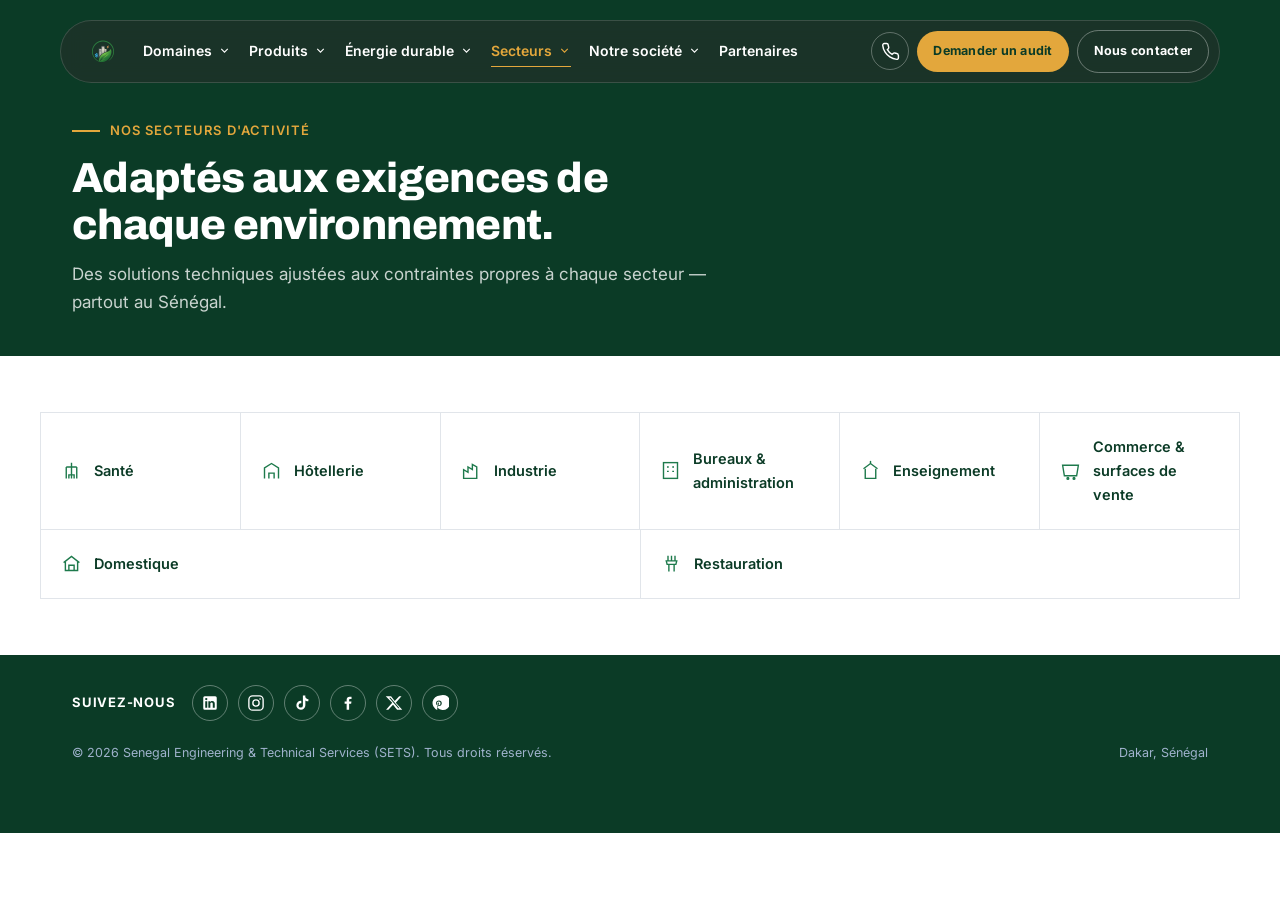
<file: secteurs.html>
<!DOCTYPE html>
<html lang="fr">
<head>
<meta charset="UTF-8">
<meta name="viewport" content="width=device-width, initial-scale=1.0">
<title>Secteurs d'activité — SETS</title>
<meta name="description" content="Santé, hôtellerie, industrie, bureaux, enseignement, commerce, domestique, restauration.">
<link rel="icon" type="image/png" href="images/logo-sets.png">
<link rel="preconnect" href="https://fonts.googleapis.com">
<link rel="preconnect" href="https://fonts.gstatic.com" crossorigin>
<link href="https://fonts.googleapis.com/css2?family=Archivo:wght@500;600;700;800&family=Inter:wght@400;500;600&display=swap" rel="stylesheet">
<link rel="stylesheet" href="style.css">
</head>
<body>

<header>
  <div class="nav">
    <div class="nav-side left">
      <a href="index.html" class="brand">
      <img class="brand-mark" src="images/logo-sets.png" alt="SETS">
      <div class="brand-text">SETS</div>
      </a>
      <div class="nav-local-mobile" id="navLocalMobile">
        <div class="nav-local-track">
          <svg viewBox="0 0 24 24" fill="none" stroke="currentColor" stroke-width="1.8"><path d="M12 21s7-6.1 7-11.5A7 7 0 005 9.5C5 14.9 12 21 12 21z"/><circle cx="12" cy="9.5" r="2.4"/></svg>
          <span class="js-local-place">Localisation…</span>
          <span class="sep">·</span>
          <svg viewBox="0 0 24 24" fill="none" stroke="currentColor" stroke-width="1.8"><circle cx="12" cy="12" r="4"/><path d="M12 2v3M12 19v3M4.2 4.2l2.1 2.1M17.7 17.7l2.1 2.1M2 12h3M19 12h3M4.2 19.8l2.1-2.1M17.7 6.3l2.1-2.1"/></svg>
          <span class="js-local-sun">—</span>
        </div>
      </div>
      <nav class="desktop-links">
        <div class="nav-item">
          <a href="domaines.html" class="nav-link" data-p="domaines">Domaines<svg class="nav-chevron" viewBox="0 0 24 24" fill="none" stroke="currentColor" stroke-width="2"><path d="M6 9l6 6 6-6"/></svg></a>
          <div class="nav-dropdown">
            <div class="nav-dropdown-inner">
              <div class="nav-dropdown-list">
                <a href="domaine-facility.html">Facility management</a>
                <a href="domaine-climatique.html">Génie climatique & réfrigération</a>
                <a href="energie.html">Énergie & efficacité énergétique</a>
                <a href="domaine-maintenance.html">Maintenance multitechnique</a>
                <a href="domaine-formation.html">Formation & renforcement</a>
              </div>
              <div class="nav-dropdown-panel">
                <p class="nav-dropdown-eyebrow">Nos domaines d'intervention</p>
                <h4>Cinq disciplines, une seule équipe responsable.</h4>
                <p>Une gestion intégrée du bâtiment jusqu'à l'efficacité énergétique, pilotée par un seul interlocuteur.</p>
              </div>
            </div>
          </div>
        </div>
        <div class="nav-item">
          <a href="produits.html" class="nav-link" data-p="produits">Produits<svg class="nav-chevron" viewBox="0 0 24 24" fill="none" stroke="currentColor" stroke-width="2"><path d="M6 9l6 6 6-6"/></svg></a>
          <div class="nav-dropdown">
            <div class="nav-dropdown-inner">
              <div class="nav-dropdown-list">
                <a href="produits.html#produit-climatiseurs">Climatiseurs & groupes froids</a>
                <a href="produits.html#produit-groupes-electrogenes">Groupes électrogènes</a>
                <a href="produits.html#produit-solaire">Panneaux solaires & onduleurs</a>
                <a href="produits.html#produit-incendie">Systèmes de sécurité incendie</a>
                <a href="produits.html#produit-eclairage">Éclairage & automatisation</a>
              </div>
              <div class="nav-dropdown-panel">
                <p class="nav-dropdown-eyebrow">Nos produits & équipements</p>
                <h4>Des équipements fiables, sélectionnés avec rigueur.</h4>
                <p>Des solutions techniques certifiées, adaptées aux exigences du climat sénégalais.</p>
              </div>
            </div>
          </div>
        </div>
        <div class="nav-item">
          <a href="energie.html" class="nav-link" data-p="energie">Énergie durable<svg class="nav-chevron" viewBox="0 0 24 24" fill="none" stroke="currentColor" stroke-width="2"><path d="M6 9l6 6 6-6"/></svg></a>
          <div class="nav-dropdown">
            <div class="nav-dropdown-inner">
              <div class="nav-dropdown-list">
                <a href="energie.html">Audits énergétiques & solaire intégré</a>
                <a href="energie.html">Génie climatique à faible impact</a>
                <a href="energie.html">Efficacité énergétique mesurable</a>
              </div>
              <div class="nav-dropdown-panel">
                <p class="nav-dropdown-eyebrow">Énergie durable</p>
                <h4>Le froid maîtrisé. L'énergie solaire valorisée.</h4>
                <p>Une approche qui conjugue performance thermique et sobriété — pour des infrastructures qui consomment moins et durent plus longtemps.</p>
              </div>
            </div>
          </div>
        </div>
        <div class="nav-item">
          <a href="secteurs.html" class="nav-link active" data-p="secteurs" aria-current="page">Secteurs<svg class="nav-chevron" viewBox="0 0 24 24" fill="none" stroke="currentColor" stroke-width="2"><path d="M6 9l6 6 6-6"/></svg></a>
          <div class="nav-dropdown">
            <div class="nav-dropdown-inner">
              <div class="nav-dropdown-list">
                <a href="secteurs.html">Santé</a>
                <a href="secteurs.html">Hôtellerie</a>
                <a href="secteurs.html">Industrie</a>
                <a href="secteurs.html">Bureaux & administration</a>
                <a href="secteurs.html">Enseignement</a>
                <a href="secteurs.html">Commerce & surfaces de vente</a>
                <a href="secteurs.html">Domestique</a>
                <a href="secteurs.html">Restauration</a>
              </div>
              <div class="nav-dropdown-panel">
                <p class="nav-dropdown-eyebrow">Nos secteurs d'activité</p>
                <h4>Adaptés aux exigences de chaque environnement.</h4>
                <p>Des solutions techniques ajustées aux contraintes propres à chaque secteur — partout au Sénégal.</p>
              </div>
            </div>
          </div>
        </div>
        <div class="nav-item">
          <a href="societe.html" class="nav-link" data-p="societe">Notre société<svg class="nav-chevron" viewBox="0 0 24 24" fill="none" stroke="currentColor" stroke-width="2"><path d="M6 9l6 6 6-6"/></svg></a>
          <div class="nav-dropdown">
            <div class="nav-dropdown-inner">
              <div class="nav-dropdown-list">
                <a href="societe.html#mission">Notre mission</a>
                <a href="societe.html#pourquoi">Pourquoi choisir SETS</a>
              </div>
              <div class="nav-dropdown-panel">
                <p class="nav-dropdown-eyebrow">Notre société</p>
                <h4>Excellence opérationnelle, efficacité énergétique, durabilité.</h4>
                <p>Une gestion proactive de vos infrastructures, pas seulement réactive.</p>
              </div>
            </div>
          </div>
        </div>
        <a href="partenaires.html" class="nav-link" data-p="partenaires">Partenaires</a>
      </nav>
    </div>
    <div class="nav-side right">
      <a href="tel:+221776584647" class="icon-btn phone-btn" aria-label="Appeler SETS">
        <svg viewBox="0 0 24 24" fill="none" stroke="currentColor" stroke-width="1.8"><path d="M22 16.9v3a2 2 0 01-2.2 2 19.8 19.8 0 01-8.6-3 19.5 19.5 0 01-6-6 19.8 19.8 0 01-3-8.7A2 2 0 014.1 2h3a2 2 0 012 1.7c.1.9.3 1.8.6 2.6a2 2 0 01-.5 2.1L8 9.7a16 16 0 006 6l1.3-1.3a2 2 0 012.1-.5c.8.3 1.7.5 2.6.6a2 2 0 011.7 2z"/></svg>
      </a>
      <div class="header-cta">
        <a href="audit.html" class="solid">Demander un audit</a>
        <a href="contact.html" class="outline">Nous contacter</a>
      </div>
      <button class="icon-btn burger" id="menuToggle" aria-label="Menu" aria-expanded="false" aria-controls="navMenu">
        <span></span><span></span><span></span>
      </button>
    </div>
  </div>
</header>
<div class="nav-overlay" id="navOverlay"></div>
<nav class="nav-menu" id="navMenu">
  <div>
    <div class="nav-menu-top">
      <span style="display:flex;align-items:center;gap:8px;"><img src="images/logo-sets.png" alt="SETS" style="width:26px;height:26px;"><span class="brand-text">SETS</span></span>
      <button class="nav-menu-close" id="menuClose" aria-label="Fermer le menu">
        <svg viewBox="0 0 24 24" fill="none" stroke="currentColor" stroke-width="1.8"><line x1="4" y1="4" x2="20" y2="20"/><line x1="20" y1="4" x2="4" y2="20"/></svg>
      </button>
    </div>
    <div class="nav-menu-links">
      <a href="societe.html">Notre société <svg viewBox="0 0 24 24" fill="none" stroke="currentColor" stroke-width="2"><path d="M9 6l6 6-6 6"/></svg></a>
      <a href="domaines.html">Domaines d'intervention <svg viewBox="0 0 24 24" fill="none" stroke="currentColor" stroke-width="2"><path d="M9 6l6 6-6 6"/></svg></a>
      <a href="produits.html">Produits <svg viewBox="0 0 24 24" fill="none" stroke="currentColor" stroke-width="2"><path d="M9 6l6 6-6 6"/></svg></a>
      <a href="societe.html#pourquoi">Pourquoi SETS <svg viewBox="0 0 24 24" fill="none" stroke="currentColor" stroke-width="2"><path d="M9 6l6 6-6 6"/></svg></a>
      <a href="secteurs.html">Secteurs d'activité <svg viewBox="0 0 24 24" fill="none" stroke="currentColor" stroke-width="2"><path d="M9 6l6 6-6 6"/></svg></a>
      <a href="partenaires.html">Partenaires <svg viewBox="0 0 24 24" fill="none" stroke="currentColor" stroke-width="2"><path d="M9 6l6 6-6 6"/></svg></a>
      <a href="contact.html">Contact</a>
    </div>
  </div>
  <div class="nav-menu-bottom">
    <a href="audit.html" class="nav-btn solid">Demander un audit</a>
    <a href="tel:+221776584647" class="nav-phone">
      <svg width="16" height="16" viewBox="0 0 24 24" fill="none" stroke="currentColor" stroke-width="1.8"><path d="M22 16.9v3a2 2 0 01-2.2 2 19.8 19.8 0 01-8.6-3 19.5 19.5 0 01-6-6 19.8 19.8 0 01-3-8.7A2 2 0 014.1 2h3a2 2 0 012 1.7c.1.9.3 1.8.6 2.6a2 2 0 01-.5 2.1L8 9.7a16 16 0 006 6l1.3-1.3a2 2 0 012.1-.5c.8.3 1.7.5 2.6.6a2 2 0 011.7 2z"/></svg>
      +221 77 658 46 47
    </a>
    <a href="mailto:s7engineering@outlook.fr" class="nav-phone">
      <svg width="16" height="16" viewBox="0 0 24 24" fill="none" stroke="currentColor" stroke-width="1.8"><rect x="3" y="5" width="18" height="14" rx="2"/><path d="M3 7l9 6 9-6"/></svg>
      Nous écrire par email
    </a>
  </div>
</nav>
<main id="top">

  <section class="page-hero">
    <div class="wrap">
      <p class="eyebrow">Nos secteurs d'activité</p>
      <h1>Adaptés aux exigences de chaque environnement.</h1>
      <p class="lead">Des solutions techniques ajustées aux contraintes propres à chaque secteur — partout au Sénégal.</p>
    </div>
  </section>

  <!-- SECTEURS -->
  <section class="section tight" id="secteurs">
    <div class="wrap">
    </div>
    <div class="sectors-list wrap" style="padding-left:0;padding-right:0;max-width:var(--max);">
      <div class="sector-item"><svg viewBox="0 0 24 24" fill="none" stroke="currentColor" stroke-width="1.6"><path d="M12 3v18M6 8h12M6 8v13M18 8v13"/><path d="M9 21v-4h6v4"/></svg><span>Santé</span></div>
      <div class="sector-item"><svg viewBox="0 0 24 24" fill="none" stroke="currentColor" stroke-width="1.6"><path d="M4 21V9l8-5 8 5v12"/><path d="M9 21v-6h6v6"/></svg><span>Hôtellerie</span></div>
      <div class="sector-item"><svg viewBox="0 0 24 24" fill="none" stroke="currentColor" stroke-width="1.6"><path d="M3 21V11l5 3V8l5 3V5l5 3v13z"/></svg><span>Industrie</span></div>
      <div class="sector-item"><svg viewBox="0 0 24 24" fill="none" stroke="currentColor" stroke-width="1.6"><rect x="4" y="3" width="16" height="18"/><line x1="8" y1="8" x2="10" y2="8"/><line x1="14" y1="8" x2="16" y2="8"/><line x1="8" y1="13" x2="10" y2="13"/><line x1="14" y1="13" x2="16" y2="13"/></svg><span>Bureaux & administration</span></div>
      <div class="sector-item"><svg viewBox="0 0 24 24" fill="none" stroke="currentColor" stroke-width="1.6"><path d="M4 10l8-6 8 6"/><path d="M6 10v11h12V10"/><line x1="12" y1="4" x2="12" y2="1"/></svg><span>Enseignement</span></div>
      <div class="sector-item"><svg viewBox="0 0 24 24" fill="none" stroke="currentColor" stroke-width="1.6"><path d="M3 6h18l-2 12H5L3 6z"/><circle cx="9" cy="21" r="1"/><circle cx="16" cy="21" r="1"/></svg><span>Commerce & surfaces de vente</span></div>
      <div class="sector-item"><svg viewBox="0 0 24 24" fill="none" stroke="currentColor" stroke-width="1.6"><path d="M3 11l9-7 9 7"/><path d="M5 10v10h14V10"/><path d="M9 20v-6h6v6"/></svg><span>Domestique</span></div>
      <div class="sector-item"><svg viewBox="0 0 24 24" fill="none" stroke="currentColor" stroke-width="1.6"><path d="M8 3v6M12 3v6M16 3v6M6 9h12l-1 4H7z"/><path d="M9 13v8M15 13v8"/></svg><span>Restauration</span></div>
    </div>
  </section>


</main>

<button class="back-to-top" id="backToTop" aria-label="Remonter en haut">
  <svg viewBox="0 0 24 24" fill="none" stroke="currentColor" stroke-width="2" stroke-linecap="round"><path d="M12 2v20M4.5 6l15 12M19.5 6l-15 12M12 2l-2.2 2.2M12 2l2.2 2.2M12 22l-2.2-2.2M12 22l2.2-2.2"/></svg>
</button>

<footer>
  <div class="wrap footer-social"><span class="foot-label">Suivez-nous</span><div class="foot-icons"><a href="#" class="foot-ico" aria-label="LinkedIn" target="_blank" rel="noopener"><svg viewBox="0 0 24 24" fill="currentColor"><path d="M19 3H5a2 2 0 00-2 2v14a2 2 0 002 2h14a2 2 0 002-2V5a2 2 0 00-2-2zM8.34 18.34H5.67V9.5h2.67v8.84zM7 8.35a1.55 1.55 0 110-3.1 1.55 1.55 0 010 3.1zm11.34 10H15.7v-4.5c0-1.08-.02-2.46-1.5-2.46-1.5 0-1.73 1.17-1.73 2.38v4.58H9.8V9.5h2.56v1.17h.04c.36-.67 1.23-1.38 2.54-1.38 2.71 0 3.4 1.79 3.4 4.11v5.04z"/></svg></a><a href="#" class="foot-ico" aria-label="Instagram" target="_blank" rel="noopener"><svg viewBox="0 0 24 24" fill="none" stroke="currentColor" stroke-width="1.8"><rect x="2.5" y="2.5" width="19" height="19" rx="5"/><circle cx="12" cy="12" r="4.2"/><circle cx="17.4" cy="6.6" r="1.1" fill="currentColor" stroke="none"/></svg></a><a href="#" class="foot-ico" aria-label="TikTok" target="_blank" rel="noopener"><svg viewBox="0 0 24 24" fill="currentColor"><path d="M16.5 2h-3.3v13.2a2.9 2.9 0 11-2.9-2.9c.28 0 .55.03.8.1V9a6 6 0 105.4 6V8.6a7.1 7.1 0 004 1.2V6.8a3.7 3.7 0 01-4-4.8z"/></svg></a><a href="#" class="foot-ico" aria-label="Facebook" target="_blank" rel="noopener"><svg viewBox="0 0 24 24" fill="currentColor"><path d="M13.5 21v-8h2.7l.4-3.1h-3.1V8c0-.9.25-1.5 1.55-1.5H16.7V3.7C16.4 3.66 15.4 3.57 14.24 3.57c-2.4 0-4.04 1.47-4.04 4.17V9.9H7.5V13h2.7v8h3.3z"/></svg></a><a href="#" class="foot-ico" aria-label="X" target="_blank" rel="noopener"><svg viewBox="0 0 24 24" fill="currentColor"><path d="M18.9 3H22l-7.6 8.7L23 21h-6.9l-5.4-6.7L4.5 21H1.4l8.2-9.3L1 3h7.1l4.9 6.2L18.9 3zm-1.2 16h1.7L7.4 5H5.6l12.1 14z"/></svg></a><a href="#" class="foot-ico" aria-label="Pinterest" target="_blank" rel="noopener"><svg viewBox="0 0 24 24" fill="currentColor"><path d="M12 2a10 10 0 00-3.65 19.3c-.05-.8-.09-2.02.02-2.9.1-.78.65-4.99.65-4.99s-.17-.33-.17-.83c0-.77.45-1.35 1-1.35.48 0 .71.36.71.79 0 .48-.3 1.2-.46 1.87-.13.56.28 1.02.83 1.02 1 0 1.77-1.05 1.77-2.57 0-1.34-.97-2.28-2.35-2.28-1.6 0-2.54 1.2-2.54 2.44 0 .48.19.99.42 1.27a.17.17 0 01.04.16c-.05.19-.15.6-.17.68-.03.11-.09.14-.2.08-.76-.35-1.24-1.46-1.24-2.34 0-1.9 1.38-3.65 3.98-3.65 2.09 0 3.71 1.49 3.71 3.48 0 2.08-1.31 3.75-3.13 3.75-.61 0-1.19-.32-1.38-.7l-.38 1.43c-.14.53-.51 1.2-.76 1.6A10 10 0 1012 2z"/></svg></a></div></div>
  <div class="wrap footer-row">
    <span>© 2026 Senegal Engineering & Technical Services (SETS). Tous droits réservés.</span>
    <span>Dakar, Sénégal</span>
  </div>
</footer>

<script src="script.js"></script>
</body>
</html>
</file>
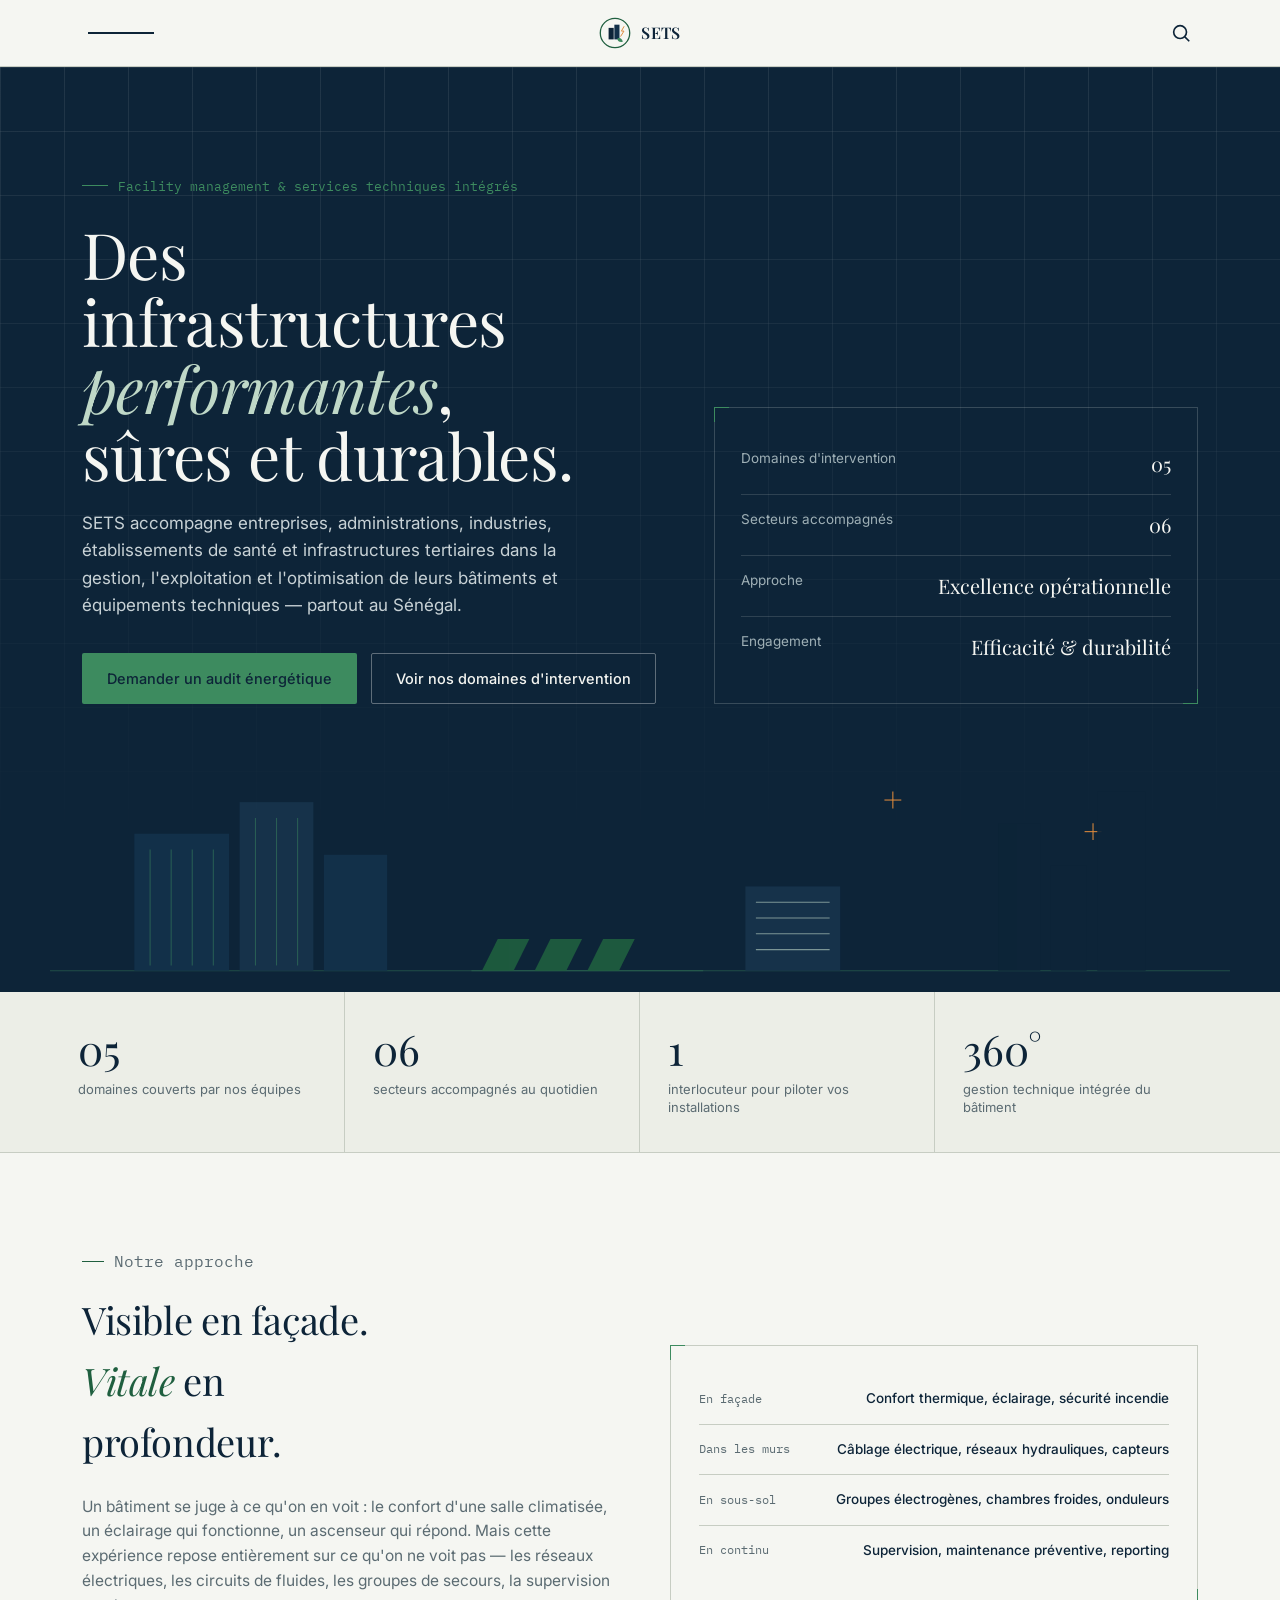
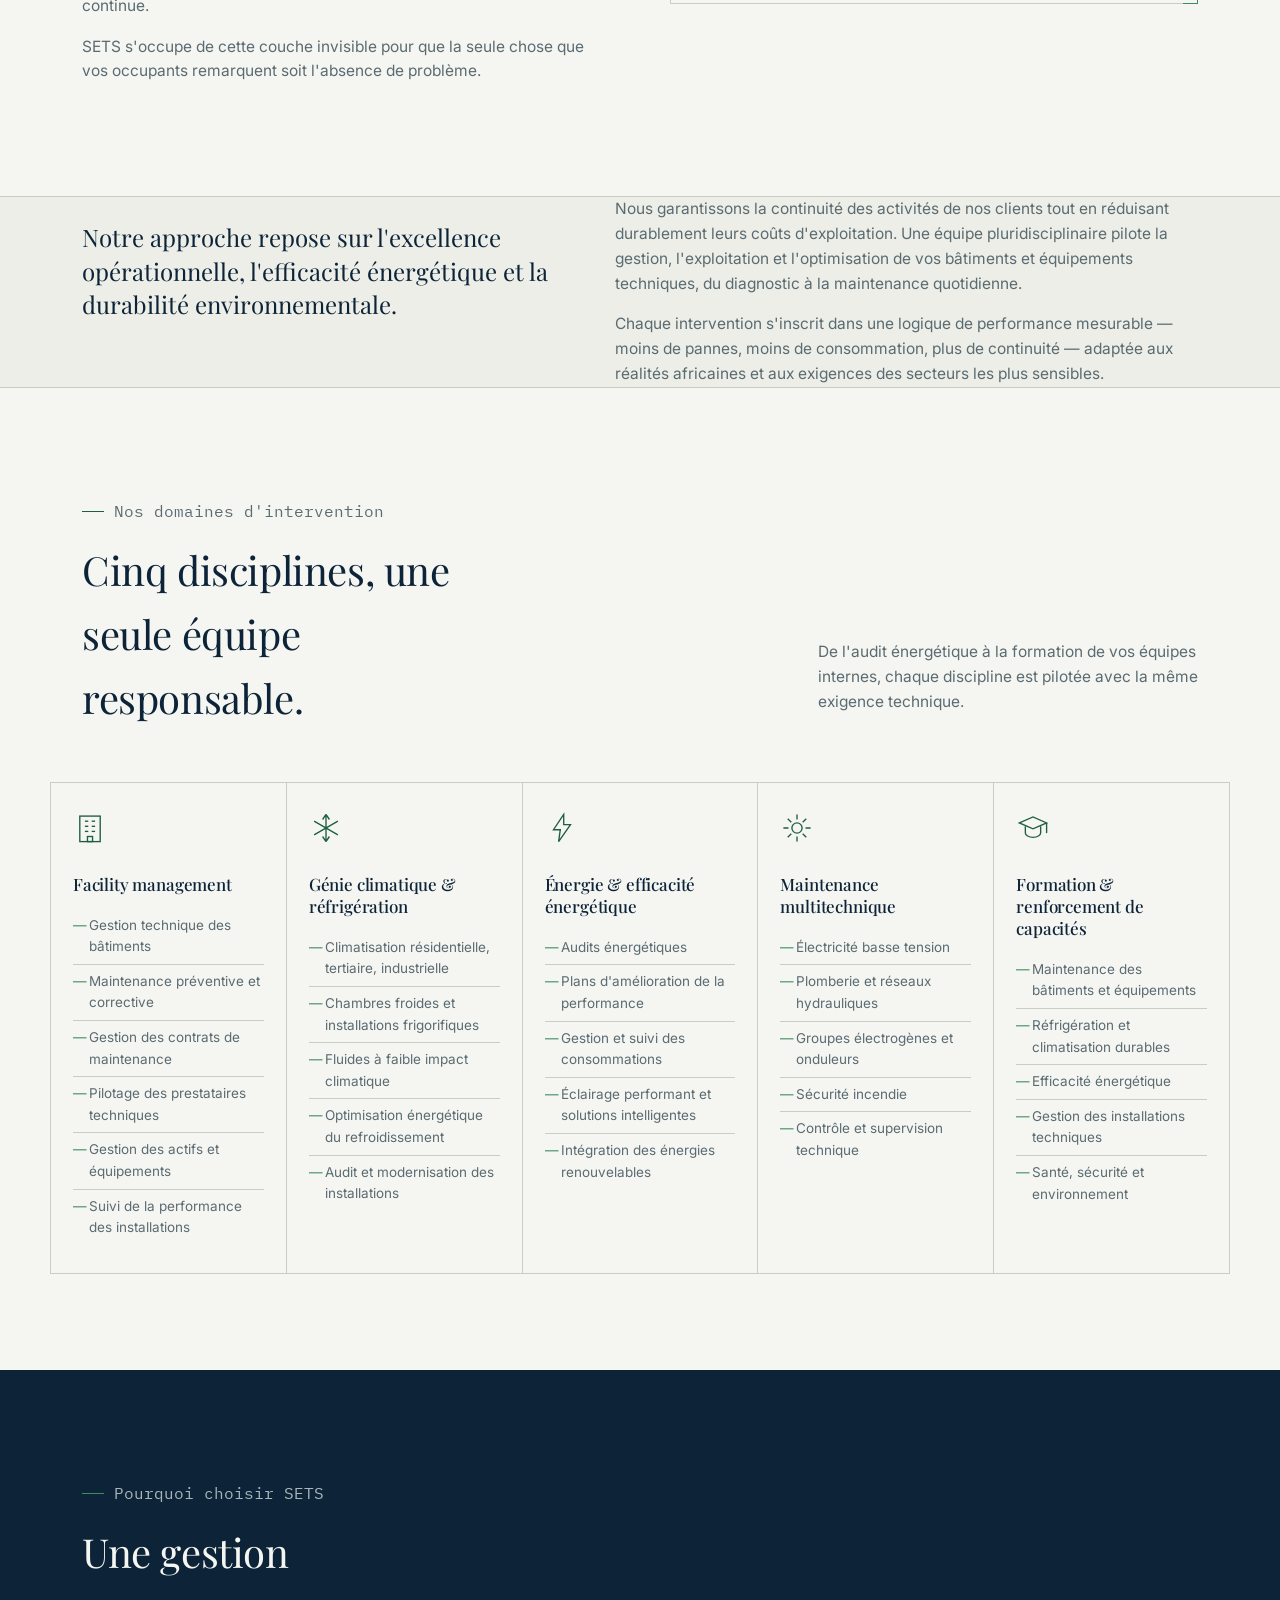
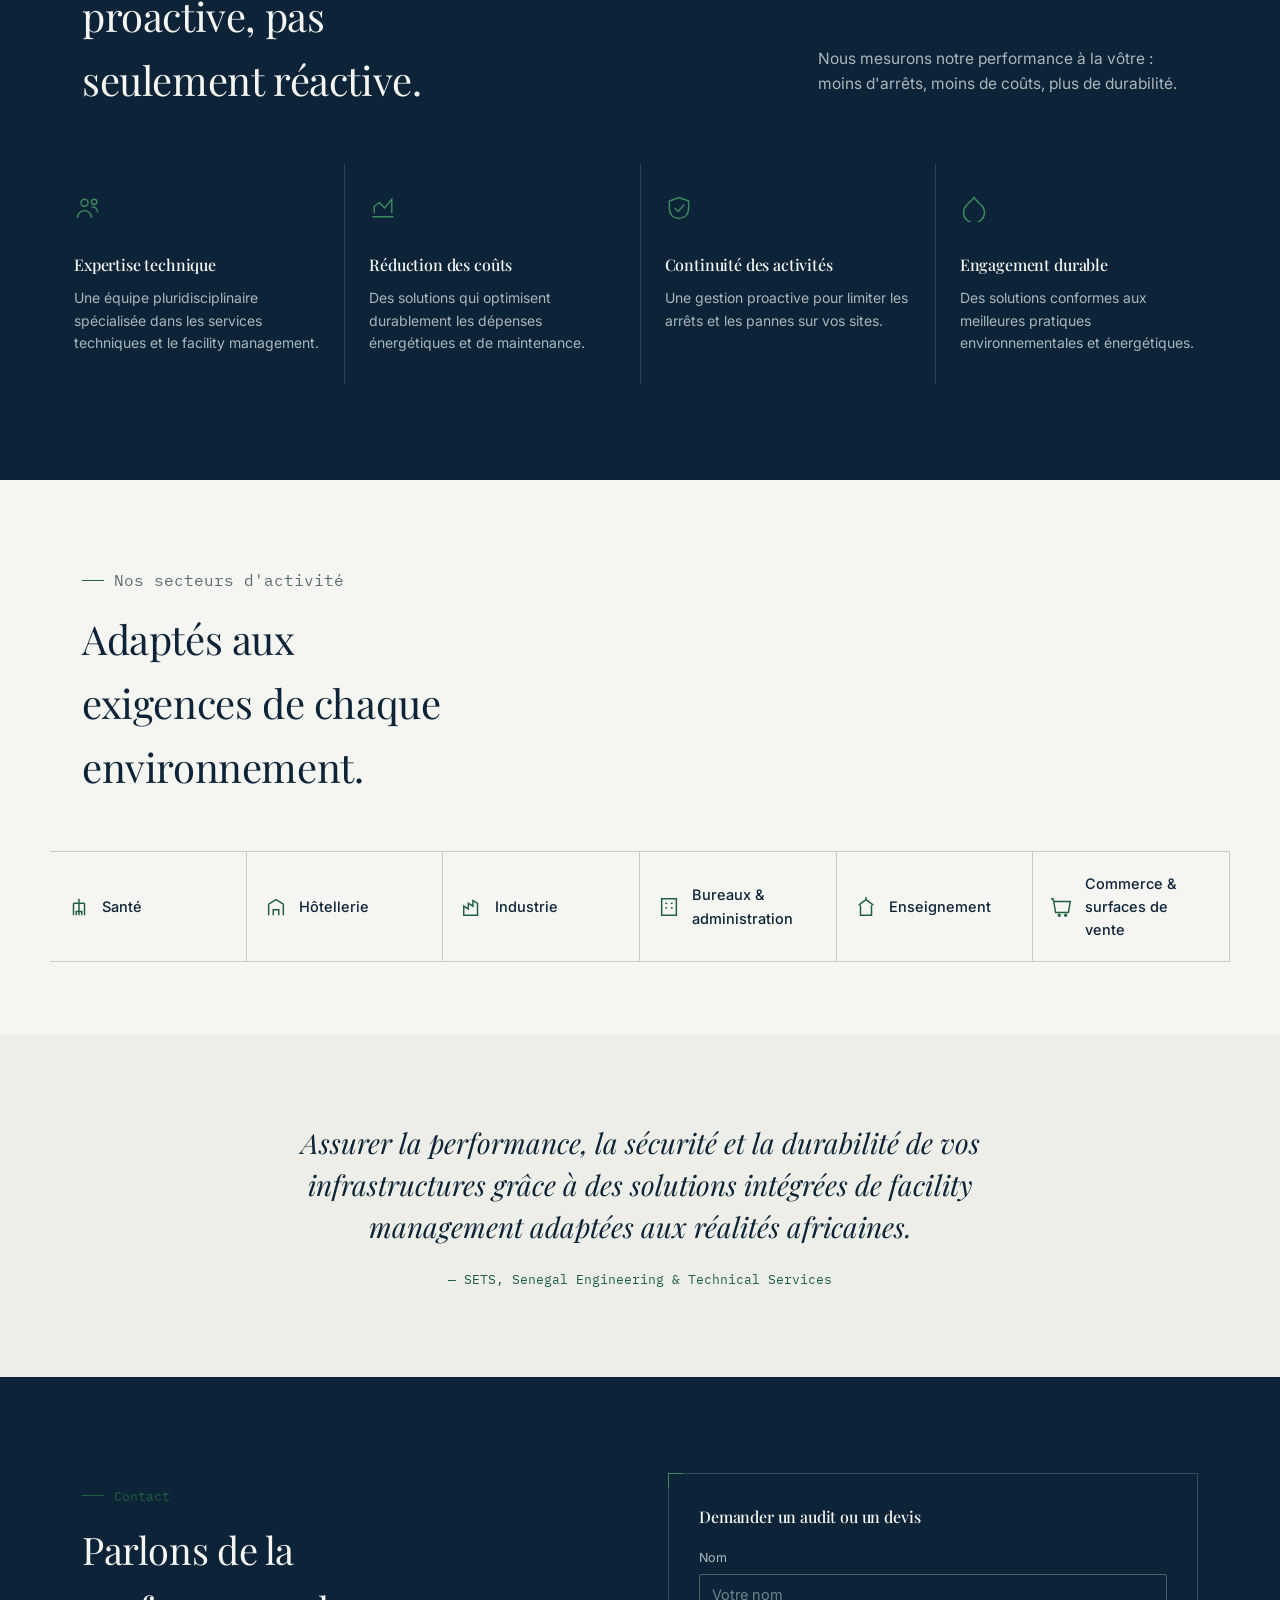
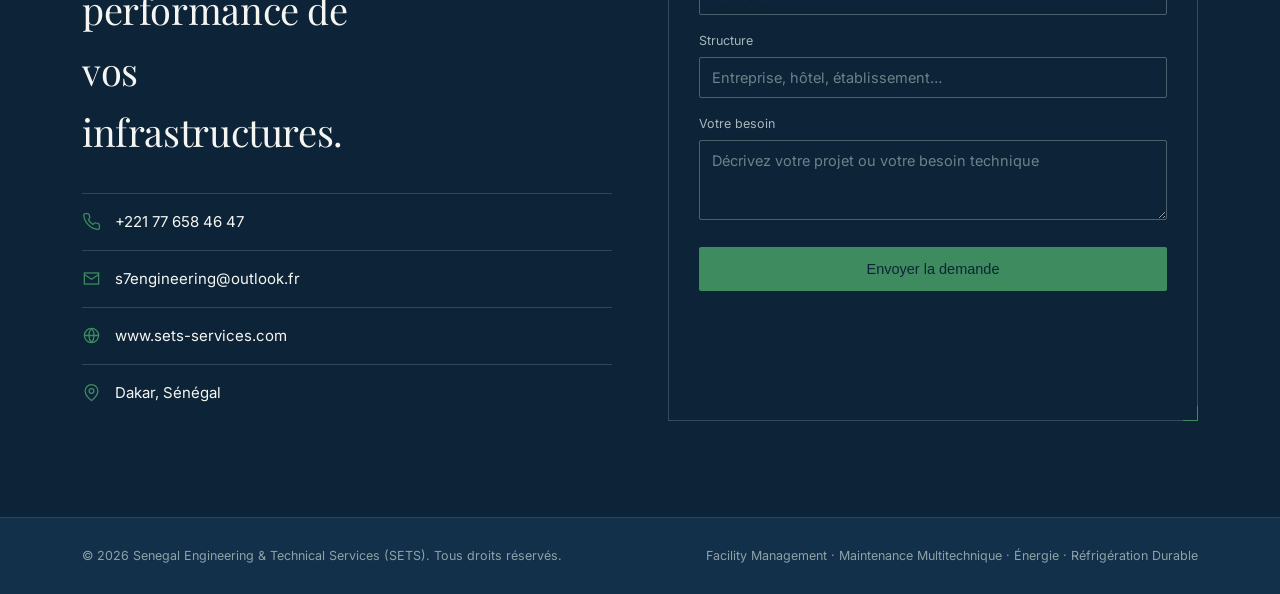
<file: sets-proposition-style-bambou.html>
<!DOCTYPE html>
<html lang="fr">
<head>
<meta charset="UTF-8">
<meta name="viewport" content="width=device-width, initial-scale=1.0">
<title>SETS — Senegal Engineering & Technical Services</title>
<link rel="preconnect" href="https://fonts.googleapis.com">
<link rel="preconnect" href="https://fonts.gstatic.com" crossorigin>
<link href="https://fonts.googleapis.com/css2?family=Playfair+Display:ital,wght@0,400;0,500;0,600;1,400;1,500&family=Inter:wght@400;500;600&family=IBM+Plex+Mono:wght@400;500&display=swap" rel="stylesheet">
<style>
  :root{
    --navy:#0D2438;
    --navy-2:#123049;
    --forest:#1F5F3F;
    --forest-light:#3D8B5F;
    --paper:#F5F6F2;
    --paper-2:#ECEEE7;
    --ink:#12202A;
    --steel:#5B6B72;
    --amber:#DD8A3C;
    --line:#C7CDC3;
    --line-dark:rgba(245,246,242,0.25);
    --max:1180px;
  }
  *{box-sizing:border-box;}
  html{scroll-behavior:smooth;}
  body{
    margin:0;
    background:var(--paper);
    color:var(--ink);
    font-family:'Inter', sans-serif;
    font-size:16px;
    line-height:1.6;
    -webkit-font-smoothing:antialiased;
  }
  h1,h2,h3,h4{
    font-family:'Playfair Display', serif;
    font-weight:500;
    margin:0;
    color:var(--navy);
    letter-spacing:-0.01em;
  }
  a{color:inherit;text-decoration:none;}
  img{max-width:100%;display:block;}
  .wrap{max-width:var(--max);margin:0 auto;padding:0 32px;}
  @media(max-width:640px){.wrap{padding:0 20px;}}
  section[id]{scroll-margin-top:76px;}

  :focus-visible{outline:2px solid var(--amber);outline-offset:3px;}
  @media (prefers-reduced-motion: reduce){
    *{animation:none !important;transition:none !important;}
  }

  /* corner registration marks — technical-drawing device used throughout */
  .marks{position:relative;}
  .marks::before,.marks::after{
    content:"";position:absolute;width:14px;height:14px;
    border-top:1.5px solid var(--forest-light);
    border-left:1.5px solid var(--forest-light);
    top:-1px;left:-1px;
  }
  .marks::after{
    top:auto;left:auto;bottom:-1px;right:-1px;
    border-top:none;border-left:none;
    border-bottom:1.5px solid var(--forest-light);
    border-right:1.5px solid var(--forest-light);
  }

  /* ---------- HEADER ---------- */
  header{
    position:sticky;top:0;z-index:50;
    background:rgba(245,246,242,0.92);
    backdrop-filter:blur(8px);
    border-bottom:1px solid var(--line);
  }
  .nav{
    display:grid;grid-template-columns:1fr auto 1fr;align-items:center;
    padding:16px 32px;max-width:var(--max);margin:0 auto;
  }
  .nav-side{display:flex;align-items:center;}
  .nav-side.right{justify-content:flex-end;}
  .brand{display:flex;align-items:center;gap:10px;justify-self:center;}
  .brand-mark{width:32px;height:32px;flex:none;}
  .brand-text{font-family:'Playfair Display',serif;font-size:16px;line-height:1.15;color:var(--navy);}
  .brand-text b{font-weight:600;display:block;letter-spacing:0.02em;}
  .icon-btn{
    background:none;border:none;cursor:pointer;padding:6px;
    display:flex;align-items:center;justify-content:center;color:var(--navy);
  }
  .icon-btn svg{width:22px;height:22px;}
  .burger span{display:block;width:22px;height:1.5px;background:var(--navy);margin:5px 0;}

  .nav-menu{
    position:absolute;top:100%;left:0;right:0;
    background:var(--paper);border-bottom:1px solid var(--line);
    display:none;flex-direction:column;padding:8px 32px 20px;
  }
  .nav-menu.open{display:flex;}
  .nav-menu a{
    padding:12px 0;font-size:15px;color:var(--navy);
    border-top:1px solid var(--line);
  }
  .nav-menu a:hover{color:var(--forest);}
  .nav-search{
    position:absolute;top:100%;left:0;right:0;
    background:var(--paper);border-bottom:1px solid var(--line);
    display:none;padding:16px 32px;
  }
  .nav-search.open{display:flex;}
  .nav-search input{
    flex:1;border:none;border-bottom:1px solid var(--navy);
    background:transparent;font-size:16px;padding:8px 2px;
    font-family:inherit;color:var(--navy);
  }
  .nav-search input:focus{outline:none;}

  /* ---------- HERO ---------- */
  .hero{
    position:relative;
    background:var(--navy);
    color:var(--paper);
    overflow:hidden;
    padding:96px 0 0;
  }
  .hero-grid{
    position:absolute;inset:0;
    background-image:
      linear-gradient(var(--line-dark) 1px, transparent 1px),
      linear-gradient(90deg, var(--line-dark) 1px, transparent 1px);
    background-size:64px 64px;
    opacity:0.35;
    mask-image:linear-gradient(to bottom, black, transparent 85%);
  }
  .hero-inner{
    position:relative;z-index:2;
    max-width:var(--max);margin:0 auto;padding:0 32px;
    display:grid;grid-template-columns:1.1fr 0.9fr;gap:40px;align-items:end;
  }
  @media(max-width:900px){.hero-inner{grid-template-columns:1fr;}}
  .hero-tag{
    font-family:'IBM Plex Mono', monospace;
    font-size:12.5px;color:var(--forest-light);
    display:flex;align-items:center;gap:10px;margin-bottom:24px;
  }
  .hero-tag::before{content:"";width:26px;height:1px;background:var(--forest-light);}
  .hero h1{
    color:var(--paper);
    font-size:clamp(38px,5.4vw,64px);
    font-weight:400;
    line-height:1.05;
    max-width:14ch;
  }
  .hero h1 em{font-style:italic;font-weight:300;color:#BFD8C7;}
  .hero p.lead{
    margin-top:22px;max-width:46ch;
    color:#C8D2D6;font-size:17px;
  }
  .hero-actions{display:flex;gap:14px;margin-top:34px;flex-wrap:wrap;}
  .btn{
    display:inline-flex;align-items:center;gap:8px;
    padding:13px 24px;font-size:14.5px;font-weight:500;
    border-radius:2px;border:1px solid transparent;cursor:pointer;
  }
  .btn-primary{background:var(--forest-light);color:var(--navy);}
  .btn-primary:hover{background:#4fa373;}
  .btn-ghost{border-color:rgba(245,246,242,0.35);color:var(--paper);}
  .btn-ghost:hover{border-color:var(--paper);}

  .hero-panel{
    border:1px solid rgba(245,246,242,0.18);
    padding:26px;position:relative;
  }
  .hero-panel .marks::before,.hero-panel .marks::after{border-color:var(--forest-light);}
  .hero-stat{display:flex;justify-content:space-between;padding:14px 0;border-bottom:1px solid rgba(245,246,242,0.14);}
  .hero-stat:last-child{border-bottom:none;}
  .hero-stat .label{font-size:13.5px;color:#9FB0B6;}
  .hero-stat .value{font-family:'Playfair Display',serif;font-size:20px;color:var(--paper);}

  .hero-illustration{padding:56px 0 0;}
  .hero-illustration svg{width:100%;height:auto;display:block;}

  /* ---------- STATS BAND ---------- */
  .stats-band{background:var(--paper-2);border-bottom:1px solid var(--line);}
  .stats-grid{display:grid;grid-template-columns:repeat(4,1fr);}
  @media(max-width:760px){.stats-grid{grid-template-columns:repeat(2,1fr);}}
  .stat-item{
    padding:36px 28px;border-right:1px solid var(--line);
    text-align:left;
  }
  .stat-item:last-child{border-right:none;}
  .stat-item .num{font-family:'Playfair Display',serif;font-size:clamp(30px,3.4vw,42px);color:var(--navy);line-height:1;}
  .stat-item .lbl{font-size:13px;color:var(--steel);margin-top:10px;line-height:1.4;}

  /* ---------- PHILOSOPHY / DIAGRAM ---------- */
  .philo{background:var(--paper);}
  .philo-grid{display:grid;grid-template-columns:1fr 1fr;gap:60px;align-items:center;}
  @media(max-width:900px){.philo-grid{grid-template-columns:1fr;gap:40px;}}
  .philo h2{font-size:clamp(28px,3.4vw,38px);font-weight:400;max-width:15ch;margin-bottom:22px;}
  .philo h2 em{font-style:italic;color:var(--forest);}
  .philo p{color:var(--steel);font-size:15.5px;margin:0 0 16px;}
  .diagram{border:1px solid var(--line);padding:28px;}
  .diagram-row{display:flex;justify-content:space-between;align-items:center;padding:14px 0;border-top:1px solid var(--line);font-size:13.5px;}
  .diagram-row:first-child{border-top:none;}
  .diagram-row .zone{color:var(--steel);font-family:'IBM Plex Mono',monospace;font-size:11.5px;}
  .diagram-row .items{color:var(--navy);font-weight:500;text-align:right;}

  .section{padding:96px 0;}
  .section.tight{padding:72px 0;}
  .section-head{
    display:flex;justify-content:space-between;align-items:flex-end;gap:24px;
    margin-bottom:52px;flex-wrap:wrap;
  }
  .kicker{
    font-family:'IBM Plex Mono',monospace;font-size:12.5px;
    color:var(--forest);display:flex;align-items:center;gap:10px;margin-bottom:14px;
  }
  .kicker::before{content:"";width:22px;height:1px;background:var(--forest);}
  .section-head h2{font-size:clamp(28px,3.4vw,40px);font-weight:400;max-width:16ch;}
  .section-head p{max-width:38ch;color:var(--steel);font-size:15.5px;}

  hr.rule{border:none;border-top:1px solid var(--line);margin:0;}

  /* ---------- INTRO / MISSION ---------- */
  .intro{background:var(--paper-2);}
  .intro-grid{display:grid;grid-template-columns:0.9fr 1.1fr;gap:56px;}
  @media(max-width:860px){.intro-grid{grid-template-columns:1fr;gap:36px;}}
  .intro-lead{font-family:'Playfair Display',serif;font-size:24px;font-weight:400;color:var(--navy);line-height:1.4;}
  .intro-body p{color:var(--steel);font-size:15.5px;margin:0 0 16px;}
  .intro-body p:last-child{margin-bottom:0;}

  /* ---------- DOMAINES ---------- */
  .domains{display:grid;grid-template-columns:repeat(5,1fr);border-top:1px solid var(--line);border-left:1px solid var(--line);}
  @media(max-width:980px){.domains{grid-template-columns:repeat(2,1fr);}}
  @media(max-width:560px){.domains{grid-template-columns:1fr;}}
  .domain-card{
    border-right:1px solid var(--line);border-bottom:1px solid var(--line);
    padding:28px 22px;background:var(--paper);
  }
  .domain-icon{width:34px;height:34px;color:var(--forest);margin-bottom:20px;}
  .domain-card h3{font-size:17px;font-weight:500;margin-bottom:14px;line-height:1.3;}
  .domain-card ul{margin:0;padding:0;list-style:none;}
  .domain-card li{
    font-size:13.5px;color:var(--steel);padding:6px 0 6px 16px;
    position:relative;border-top:1px solid var(--line);
  }
  .domain-card li:first-child{border-top:none;}
  .domain-card li::before{content:"—";position:absolute;left:0;color:var(--forest-light);}

  /* ---------- POURQUOI ---------- */
  .why{background:var(--navy);color:var(--paper);}
  .why .kicker{color:var(--forest-light);}
  .why .kicker::before{background:var(--forest-light);}
  .why .section-head h2{color:var(--paper);}
  .why .section-head p{color:#A9B7BC;}
  .why-grid{display:grid;grid-template-columns:repeat(4,1fr);gap:1px;background:rgba(245,246,242,0.14);}
  @media(max-width:900px){.why-grid{grid-template-columns:repeat(2,1fr);}}
  @media(max-width:560px){.why-grid{grid-template-columns:1fr;}}
  .why-card{background:var(--navy);padding:30px 24px;}
  .why-icon{width:28px;height:28px;color:var(--forest-light);margin-bottom:22px;}
  .why-card h3{color:var(--paper);font-size:16px;font-weight:500;margin-bottom:10px;}
  .why-card p{color:#A9B7BC;font-size:14px;margin:0;}

  /* ---------- SECTEURS ---------- */
  .sectors-list{display:flex;flex-wrap:wrap;border-top:1px solid var(--line);}
  .sector-item{
    flex:1 1 160px;display:flex;align-items:center;gap:12px;
    padding:20px 18px;border-bottom:1px solid var(--line);border-right:1px solid var(--line);
  }
  .sector-item svg{width:22px;height:22px;color:var(--forest);flex:none;}
  .sector-item span{font-size:14.5px;font-weight:500;color:var(--navy);}

  /* ---------- QUOTE ---------- */
  .quote-band{background:var(--paper-2);padding:88px 0;text-align:center;}
  .quote-band blockquote{
    margin:0 auto;max-width:720px;
    font-family:'Playfair Display',serif;font-weight:400;font-style:italic;
    font-size:clamp(20px,2.6vw,28px);color:var(--navy);line-height:1.5;
  }
  .quote-band cite{
    display:block;margin-top:22px;font-style:normal;
    font-family:'IBM Plex Mono',monospace;font-size:12.5px;color:var(--forest);
  }

  /* ---------- CONTACT ---------- */
  .contact{background:var(--navy);color:var(--paper);}
  .contact-grid{display:grid;grid-template-columns:1fr 1fr;gap:56px;}
  @media(max-width:860px){.contact-grid{grid-template-columns:1fr;gap:36px;}}
  .contact h2{color:var(--paper);font-size:clamp(28px,3.4vw,38px);font-weight:400;max-width:14ch;}
  .contact-list{margin-top:30px;}
  .contact-row{
    display:flex;align-items:center;gap:14px;padding:16px 0;
    border-top:1px solid rgba(245,246,242,0.16);
  }
  .contact-row svg{width:19px;height:19px;color:var(--forest-light);flex:none;}
  .contact-row a{font-size:15px;color:var(--paper);}
  .contact-row a:hover{color:var(--forest-light);}
  .contact-panel{border:1px solid rgba(245,246,242,0.18);padding:30px;}
  .contact-panel h3{color:var(--paper);font-size:16px;font-weight:500;margin-bottom:18px;}
  .field{margin-bottom:16px;}
  .field label{display:block;font-size:12.5px;color:#A9B7BC;margin-bottom:6px;}
  .field input, .field textarea{
    width:100%;background:transparent;border:1px solid rgba(245,246,242,0.28);
    color:var(--paper);padding:11px 12px;font-family:inherit;font-size:14.5px;border-radius:2px;
  }
  .field textarea{resize:vertical;min-height:80px;}
  .field input::placeholder,.field textarea::placeholder{color:#6E828A;}
  .contact-panel .btn-primary{width:100%;justify-content:center;margin-top:4px;}

  /* ---------- FOOTER ---------- */
  footer{background:var(--navy-2);color:#8FA1A8;padding:28px 0;border-top:1px solid rgba(245,246,242,0.1);}
  .footer-row{display:flex;justify-content:space-between;align-items:center;font-size:12.5px;flex-wrap:wrap;gap:10px;}
  .footer-row a{color:#8FA1A8;}
  .footer-row a:hover{color:var(--paper);}
</style>
</head>
<body>

<header style="position:relative;">
  <div class="nav">
    <div class="nav-side left">
      <button class="icon-btn burger" id="menuToggle" aria-label="Menu" aria-expanded="false" aria-controls="navMenu">
        <span></span><span></span><span></span>
      </button>
    </div>
    <a href="#top" class="brand">
      <svg class="brand-mark" viewBox="0 0 100 100" fill="none">
        <circle cx="50" cy="50" r="46" stroke="#1F5F3F" stroke-width="4"/>
        <rect x="30" y="34" width="16" height="36" fill="#0D2438"/>
        <rect x="48" y="24" width="16" height="46" fill="#123049"/>
        <path d="M78 30 L70 44 H78 L68 60" stroke="#DD8A3C" stroke-width="3" fill="none" stroke-linecap="round" stroke-linejoin="round"/>
        <path d="M58 66c10-2 16 4 16 12-10 2-18-2-16-12z" fill="#3D8B5F"/>
      </svg>
      <div class="brand-text"><b>SETS</b></div>
    </a>
    <div class="nav-side right">
      <button class="icon-btn" id="searchToggle" aria-label="Recherche" aria-expanded="false" aria-controls="navSearch">
        <svg viewBox="0 0 24 24" fill="none" stroke="currentColor" stroke-width="1.8"><circle cx="11" cy="11" r="7"/><line x1="21" y1="21" x2="16.2" y2="16.2"/></svg>
      </button>
    </div>
  </div>
  <nav class="nav-menu" id="navMenu">
    <a href="#mission">La société</a>
    <a href="#domaines">Domaines d'intervention</a>
    <a href="#pourquoi">Pourquoi SETS</a>
    <a href="#secteurs">Secteurs d'activité</a>
    <a href="#contact">Contact</a>
  </nav>
  <form class="nav-search" id="navSearch" onsubmit="event.preventDefault();">
    <input type="text" placeholder="Rechercher sur le site…" aria-label="Rechercher">
    <button type="submit" class="icon-btn" aria-label="Lancer la recherche">
      <svg viewBox="0 0 24 24" fill="none" stroke="currentColor" stroke-width="1.8"><circle cx="11" cy="11" r="7"/><line x1="21" y1="21" x2="16.2" y2="16.2"/></svg>
    </button>
  </form>
</header>
<script>
  const menuBtn = document.getElementById('menuToggle');
  const searchBtn = document.getElementById('searchToggle');
  const navMenu = document.getElementById('navMenu');
  const navSearch = document.getElementById('navSearch');
  menuBtn.addEventListener('click', () => {
    const open = navMenu.classList.toggle('open');
    menuBtn.setAttribute('aria-expanded', open);
    navSearch.classList.remove('open');
    searchBtn.setAttribute('aria-expanded', false);
  });
  searchBtn.addEventListener('click', () => {
    const open = navSearch.classList.toggle('open');
    searchBtn.setAttribute('aria-expanded', open);
    navMenu.classList.remove('open');
    menuBtn.setAttribute('aria-expanded', false);
    if(open) navSearch.querySelector('input').focus();
  });
  navMenu.querySelectorAll('a').forEach(a => a.addEventListener('click', () => {
    navMenu.classList.remove('open');
    menuBtn.setAttribute('aria-expanded', false);
  }));
</script>

<main id="top">

  <!-- HERO -->
  <section class="hero">
    <div class="hero-grid"></div>
    <div class="hero-inner">
      <div>
        <p class="hero-tag">Facility management &amp; services techniques intégrés</p>
        <h1>Des infrastructures <em>performantes</em>, sûres et durables.</h1>
        <p class="lead">SETS accompagne entreprises, administrations, industries, établissements de santé et infrastructures tertiaires dans la gestion, l'exploitation et l'optimisation de leurs bâtiments et équipements techniques — partout au Sénégal.</p>
        <div class="hero-actions">
          <a href="#contact" class="btn btn-primary">Demander un audit énergétique</a>
          <a href="#domaines" class="btn btn-ghost">Voir nos domaines d'intervention</a>
        </div>
      </div>
      <div class="hero-panel marks">
        <div class="hero-stat"><span class="label">Domaines d'intervention</span><span class="value">05</span></div>
        <div class="hero-stat"><span class="label">Secteurs accompagnés</span><span class="value">06</span></div>
        <div class="hero-stat"><span class="label">Approche</span><span class="value">Excellence opérationnelle</span></div>
        <div class="hero-stat"><span class="label">Engagement</span><span class="value">Efficacité &amp; durabilité</span></div>
      </div>
    </div>

    <div class="hero-illustration wrap">
      <svg viewBox="0 0 1120 220" xmlns="http://www.w3.org/2000/svg">
        <line x1="0" y1="200" x2="1120" y2="200" stroke="#3D8B5F" stroke-width="1" opacity="0.4"/>
        <!-- building silhouette -->
        <rect x="80" y="70" width="90" height="130" fill="#123049"/>
        <rect x="180" y="40" width="70" height="160" fill="#16324A"/>
        <rect x="260" y="90" width="60" height="110" fill="#123049"/>
        <g stroke="#3D8B5F" stroke-width="1" opacity="0.5">
          <line x1="95" y1="85" x2="95" y2="195"/><line x1="115" y1="85" x2="115" y2="195"/><line x1="135" y1="85" x2="135" y2="195"/><line x1="155" y1="85" x2="155" y2="195"/>
          <line x1="195" y1="55" x2="195" y2="195"/><line x1="215" y1="55" x2="215" y2="195"/><line x1="235" y1="55" x2="235" y2="195"/>
        </g>
        <!-- solar panel row -->
        <g transform="translate(400,150)">
          <line x1="0" y1="50" x2="220" y2="50" stroke="#3D8B5F" stroke-width="1" opacity="0.4"/>
          <g fill="#1F5F3F" opacity="0.9">
            <polygon points="10,50 40,50 55,20 25,20"/>
            <polygon points="60,50 90,50 105,20 75,20"/>
            <polygon points="110,50 140,50 155,20 125,20"/>
          </g>
        </g>
        <!-- HVAC / cooling unit -->
        <g transform="translate(660,120)">
          <rect x="0" y="0" width="90" height="80" fill="#16324A"/>
          <g stroke="#BFD8C7" stroke-width="1" opacity="0.6">
            <line x1="10" y1="15" x2="80" y2="15"/><line x1="10" y1="30" x2="80" y2="30"/>
            <line x1="10" y1="45" x2="80" y2="45"/><line x1="10" y1="60" x2="80" y2="60"/>
          </g>
        </g>
        <!-- crosshair registration marks -->
        <g stroke="#DD8A3C" stroke-width="1">
          <line x1="800" y1="30" x2="800" y2="46" /><line x1="792" y1="38" x2="808" y2="38"/>
          <line x1="990" y1="60" x2="990" y2="76" /><line x1="982" y1="68" x2="998" y2="68"/>
        </g>
        <!-- distant towers -->
        <g fill="#0D2438" opacity="0.9">
          <rect x="900" y="60" width="40" height="140"/>
          <rect x="950" y="100" width="34" height="100"/>
          <rect x="994" y="30" width="46" height="170"/>
        </g>
      </svg>
    </div>
  </section>

  <!-- STATS BAND -->
  <div class="stats-band">
    <div class="stats-grid wrap" style="padding:0;max-width:var(--max);">
      <div class="stat-item"><div class="num">05</div><div class="lbl">domaines couverts par nos équipes</div></div>
      <div class="stat-item"><div class="num">06</div><div class="lbl">secteurs accompagnés au quotidien</div></div>
      <div class="stat-item"><div class="num">1</div><div class="lbl">interlocuteur pour piloter vos installations</div></div>
      <div class="stat-item"><div class="num">360°</div><div class="lbl">gestion technique intégrée du bâtiment</div></div>
    </div>
  </div>

  <!-- PHILOSOPHY / DIAGRAM -->
  <section class="section philo">
    <div class="wrap philo-grid">
      <div>
        <p class="kicker">Notre approche</p>
        <h2>Visible en façade. <em>Vitale</em> en profondeur.</h2>
        <p>Un bâtiment se juge à ce qu'on en voit : le confort d'une salle climatisée, un éclairage qui fonctionne, un ascenseur qui répond. Mais cette expérience repose entièrement sur ce qu'on ne voit pas — les réseaux électriques, les circuits de fluides, les groupes de secours, la supervision continue.</p>
        <p>SETS s'occupe de cette couche invisible pour que la seule chose que vos occupants remarquent soit l'absence de problème.</p>
      </div>
      <div class="diagram marks">
        <div class="diagram-row"><span class="zone">En façade</span><span class="items">Confort thermique, éclairage, sécurité incendie</span></div>
        <div class="diagram-row"><span class="zone">Dans les murs</span><span class="items">Câblage électrique, réseaux hydrauliques, capteurs</span></div>
        <div class="diagram-row"><span class="zone">En sous-sol</span><span class="items">Groupes électrogènes, chambres froides, onduleurs</span></div>
        <div class="diagram-row"><span class="zone">En continu</span><span class="items">Supervision, maintenance préventive, reporting</span></div>
      </div>
    </div>
  </section>

  <hr class="rule">

  <!-- INTRO / MISSION -->
  <section class="intro" id="mission">
    <div class="wrap intro-grid">
      <p class="intro-lead">Notre approche repose sur l'excellence opérationnelle, l'efficacité énergétique et la durabilité environnementale.</p>
      <div class="intro-body">
        <p>Nous garantissons la continuité des activités de nos clients tout en réduisant durablement leurs coûts d'exploitation. Une équipe pluridisciplinaire pilote la gestion, l'exploitation et l'optimisation de vos bâtiments et équipements techniques, du diagnostic à la maintenance quotidienne.</p>
        <p>Chaque intervention s'inscrit dans une logique de performance mesurable — moins de pannes, moins de consommation, plus de continuité — adaptée aux réalités africaines et aux exigences des secteurs les plus sensibles.</p>
      </div>
    </div>
  </section>

  <hr class="rule">

  <!-- DOMAINES -->
  <section class="section" id="domaines">
    <div class="wrap">
      <div class="section-head">
        <div>
          <p class="kicker">Nos domaines d'intervention</p>
          <h2>Cinq disciplines, une seule équipe responsable.</h2>
        </div>
        <p>De l'audit énergétique à la formation de vos équipes internes, chaque discipline est pilotée avec la même exigence technique.</p>
      </div>
    </div>
    <div class="domains wrap" style="padding:0;max-width:var(--max);">
      <div class="domain-card">
        <svg class="domain-icon" viewBox="0 0 40 40" fill="none" stroke="currentColor" stroke-width="1.6"><rect x="8" y="6" width="24" height="30"/><line x1="14" y1="12" x2="18" y2="12"/><line x1="22" y1="12" x2="26" y2="12"/><line x1="14" y1="18" x2="18" y2="18"/><line x1="22" y1="18" x2="26" y2="18"/><line x1="14" y1="24" x2="18" y2="24"/><line x1="22" y1="24" x2="26" y2="24"/><rect x="17" y="30" width="6" height="6"/></svg>
        <h3>Facility management</h3>
        <ul>
          <li>Gestion technique des bâtiments</li>
          <li>Maintenance préventive et corrective</li>
          <li>Gestion des contrats de maintenance</li>
          <li>Pilotage des prestataires techniques</li>
          <li>Gestion des actifs et équipements</li>
          <li>Suivi de la performance des installations</li>
        </ul>
      </div>
      <div class="domain-card">
        <svg class="domain-icon" viewBox="0 0 40 40" fill="none" stroke="currentColor" stroke-width="1.6"><path d="M20 4v32M6 12l28 16M34 12L6 28M20 4l-4 6M20 4l4 6M20 36l-4-6M20 36l4-6"/></svg>
        <h3>Génie climatique &amp; réfrigération</h3>
        <ul>
          <li>Climatisation résidentielle, tertiaire, industrielle</li>
          <li>Chambres froides et installations frigorifiques</li>
          <li>Fluides à faible impact climatique</li>
          <li>Optimisation énergétique du refroidissement</li>
          <li>Audit et modernisation des installations</li>
        </ul>
      </div>
      <div class="domain-card">
        <svg class="domain-icon" viewBox="0 0 40 40" fill="none" stroke="currentColor" stroke-width="1.6"><polygon points="22,4 10,22 18,22 16,36 30,16 22,16"/></svg>
        <h3>Énergie &amp; efficacité énergétique</h3>
        <ul>
          <li>Audits énergétiques</li>
          <li>Plans d'amélioration de la performance</li>
          <li>Gestion et suivi des consommations</li>
          <li>Éclairage performant et solutions intelligentes</li>
          <li>Intégration des énergies renouvelables</li>
        </ul>
      </div>
      <div class="domain-card">
        <svg class="domain-icon" viewBox="0 0 40 40" fill="none" stroke="currentColor" stroke-width="1.6"><circle cx="20" cy="20" r="6"/><path d="M20 4v6M20 30v6M36 20h-6M10 20H4M30.9 9.1l-4.2 4.2M13.3 26.7l-4.2 4.2M30.9 30.9l-4.2-4.2M13.3 13.3L9.1 9.1"/></svg>
        <h3>Maintenance multitechnique</h3>
        <ul>
          <li>Électricité basse tension</li>
          <li>Plomberie et réseaux hydrauliques</li>
          <li>Groupes électrogènes et onduleurs</li>
          <li>Sécurité incendie</li>
          <li>Contrôle et supervision technique</li>
        </ul>
      </div>
      <div class="domain-card">
        <svg class="domain-icon" viewBox="0 0 40 40" fill="none" stroke="currentColor" stroke-width="1.6"><path d="M4 14l16-7 16 7-16 7-16-7z"/><path d="M11 18v8c0 2.5 4 5 9 5s9-2.5 9-5v-8"/><line x1="36" y1="14" x2="36" y2="26"/></svg>
        <h3>Formation &amp; renforcement de capacités</h3>
        <ul>
          <li>Maintenance des bâtiments et équipements</li>
          <li>Réfrigération et climatisation durables</li>
          <li>Efficacité énergétique</li>
          <li>Gestion des installations techniques</li>
          <li>Santé, sécurité et environnement</li>
        </ul>
      </div>
    </div>
  </section>

  <!-- POURQUOI -->
  <section class="section why" id="pourquoi">
    <div class="wrap">
      <div class="section-head">
        <div>
          <p class="kicker">Pourquoi choisir SETS</p>
          <h2>Une gestion proactive, pas seulement réactive.</h2>
        </div>
        <p>Nous mesurons notre performance à la vôtre : moins d'arrêts, moins de coûts, plus de durabilité.</p>
      </div>
    </div>
    <div class="why-grid wrap" style="padding:0;max-width:var(--max);">
      <div class="why-card">
        <svg class="why-icon" viewBox="0 0 32 32" fill="none" stroke="currentColor" stroke-width="1.6"><circle cx="12" cy="10" r="4"/><path d="M4 27c0-5 4-8 8-8s8 3 8 8"/><circle cx="23" cy="9" r="3"/><path d="M20 15c3-1 7 1 7 6"/></svg>
        <h3>Expertise technique</h3>
        <p>Une équipe pluridisciplinaire spécialisée dans les services techniques et le facility management.</p>
      </div>
      <div class="why-card">
        <svg class="why-icon" viewBox="0 0 32 32" fill="none" stroke="currentColor" stroke-width="1.6"><path d="M4 26h24M6 22V14l6-4 6 6 8-10v16"/></svg>
        <h3>Réduction des coûts</h3>
        <p>Des solutions qui optimisent durablement les dépenses énergétiques et de maintenance.</p>
      </div>
      <div class="why-card">
        <svg class="why-icon" viewBox="0 0 32 32" fill="none" stroke="currentColor" stroke-width="1.6"><path d="M16 4l11 4v8c0 8-5 12-11 12S5 24 5 16V8z"/><path d="M11 16l4 4 7-8"/></svg>
        <h3>Continuité des activités</h3>
        <p>Une gestion proactive pour limiter les arrêts et les pannes sur vos sites.</p>
      </div>
      <div class="why-card">
        <svg class="why-icon" viewBox="0 0 32 32" fill="none" stroke="currentColor" stroke-width="1.6"><path d="M16 4c6 8 12 9 12 17a12 12 0 01-24 0c0-8 6-9 12-17z"/></svg>
        <h3>Engagement durable</h3>
        <p>Des solutions conformes aux meilleures pratiques environnementales et énergétiques.</p>
      </div>
    </div>
  </section>

  <!-- SECTEURS -->
  <section class="section tight" id="secteurs">
    <div class="wrap">
      <div class="section-head">
        <div>
          <p class="kicker">Nos secteurs d'activité</p>
          <h2>Adaptés aux exigences de chaque environnement.</h2>
        </div>
      </div>
    </div>
    <div class="sectors-list wrap" style="padding-left:0;padding-right:0;max-width:var(--max);">
      <div class="sector-item"><svg viewBox="0 0 24 24" fill="none" stroke="currentColor" stroke-width="1.6"><path d="M12 3v18M6 8h12M6 8v13M18 8v13"/><path d="M9 21v-4h6v4"/></svg><span>Santé</span></div>
      <div class="sector-item"><svg viewBox="0 0 24 24" fill="none" stroke="currentColor" stroke-width="1.6"><path d="M4 21V9l8-5 8 5v12"/><path d="M9 21v-6h6v6"/></svg><span>Hôtellerie</span></div>
      <div class="sector-item"><svg viewBox="0 0 24 24" fill="none" stroke="currentColor" stroke-width="1.6"><path d="M3 21V11l5 3V8l5 3V5l5 3v13z"/></svg><span>Industrie</span></div>
      <div class="sector-item"><svg viewBox="0 0 24 24" fill="none" stroke="currentColor" stroke-width="1.6"><rect x="4" y="3" width="16" height="18"/><line x1="8" y1="8" x2="10" y2="8"/><line x1="14" y1="8" x2="16" y2="8"/><line x1="8" y1="13" x2="10" y2="13"/><line x1="14" y1="13" x2="16" y2="13"/></svg><span>Bureaux &amp; administration</span></div>
      <div class="sector-item"><svg viewBox="0 0 24 24" fill="none" stroke="currentColor" stroke-width="1.6"><path d="M4 10l8-6 8 6"/><path d="M6 10v11h12V10"/><line x1="12" y1="4" x2="12" y2="1"/></svg><span>Enseignement</span></div>
      <div class="sector-item"><svg viewBox="0 0 24 24" fill="none" stroke="currentColor" stroke-width="1.6"><path d="M3 6h18l-2 12H5L3 6z"/><path d="M3 6L2 3H0"/><circle cx="9" cy="21" r="1"/><circle cx="16" cy="21" r="1"/></svg><span>Commerce &amp; surfaces de vente</span></div>
    </div>
  </section>

  <!-- QUOTE -->
  <div class="quote-band">
    <blockquote>
      Assurer la performance, la sécurité et la durabilité de vos infrastructures grâce à des solutions intégrées de facility management adaptées aux réalités africaines.
      <cite>— SETS, Senegal Engineering &amp; Technical Services</cite>
    </blockquote>
  </div>

  <!-- CONTACT -->
  <section class="section contact" id="contact">
    <div class="wrap contact-grid">
      <div>
        <p class="kicker">Contact</p>
        <h2>Parlons de la performance de vos infrastructures.</h2>
        <div class="contact-list">
          <div class="contact-row">
            <svg viewBox="0 0 24 24" fill="none" stroke="currentColor" stroke-width="1.6"><path d="M22 16.9v3a2 2 0 01-2.2 2 19.8 19.8 0 01-8.6-3 19.5 19.5 0 01-6-6 19.8 19.8 0 01-3-8.7A2 2 0 014.1 2h3a2 2 0 012 1.7c.1.9.3 1.8.6 2.6a2 2 0 01-.5 2.1L8 9.7a16 16 0 006 6l1.3-1.3a2 2 0 012.1-.5c.8.3 1.7.5 2.6.6a2 2 0 011.7 2z"/></svg>
            <a href="tel:+221776584647">+221 77 658 46 47</a>
          </div>
          <div class="contact-row">
            <svg viewBox="0 0 24 24" fill="none" stroke="currentColor" stroke-width="1.6"><rect x="3" y="5" width="18" height="14"/><path d="M3 7l9 6 9-6"/></svg>
            <a href="mailto:s7engineering@outlook.fr">s7engineering@outlook.fr</a>
          </div>
          <div class="contact-row">
            <svg viewBox="0 0 24 24" fill="none" stroke="currentColor" stroke-width="1.6"><circle cx="12" cy="12" r="9"/><path d="M3 12h18M12 3a14 14 0 010 18M12 3a14 14 0 000 18"/></svg>
            <a href="https://www.sets-services.com" target="_blank" rel="noopener">www.sets-services.com</a>
          </div>
          <div class="contact-row">
            <svg viewBox="0 0 24 24" fill="none" stroke="currentColor" stroke-width="1.6"><path d="M20 10c0 6-8 12-8 12s-8-6-8-12a8 8 0 0116 0z"/><circle cx="12" cy="10" r="3"/></svg>
            <a>Dakar, Sénégal</a>
          </div>
        </div>
      </div>
      <div class="contact-panel marks">
        <h3>Demander un audit ou un devis</h3>
        <form onsubmit="event.preventDefault();this.querySelector('.btn-primary').textContent='Message envoyé';">
          <div class="field"><label for="nom">Nom</label><input id="nom" type="text" placeholder="Votre nom"></div>
          <div class="field"><label for="structure">Structure</label><input id="structure" type="text" placeholder="Entreprise, hôtel, établissement…"></div>
          <div class="field"><label for="besoin">Votre besoin</label><textarea id="besoin" placeholder="Décrivez votre projet ou votre besoin technique"></textarea></div>
          <button type="submit" class="btn btn-primary">Envoyer la demande</button>
        </form>
      </div>
    </div>
  </section>

</main>

<footer>
  <div class="wrap footer-row">
    <span>© 2026 Senegal Engineering &amp; Technical Services (SETS). Tous droits réservés.</span>
    <span>Facility Management · Maintenance Multitechnique · Énergie · Réfrigération Durable</span>
  </div>
</footer>

</body>
</html>
</file>
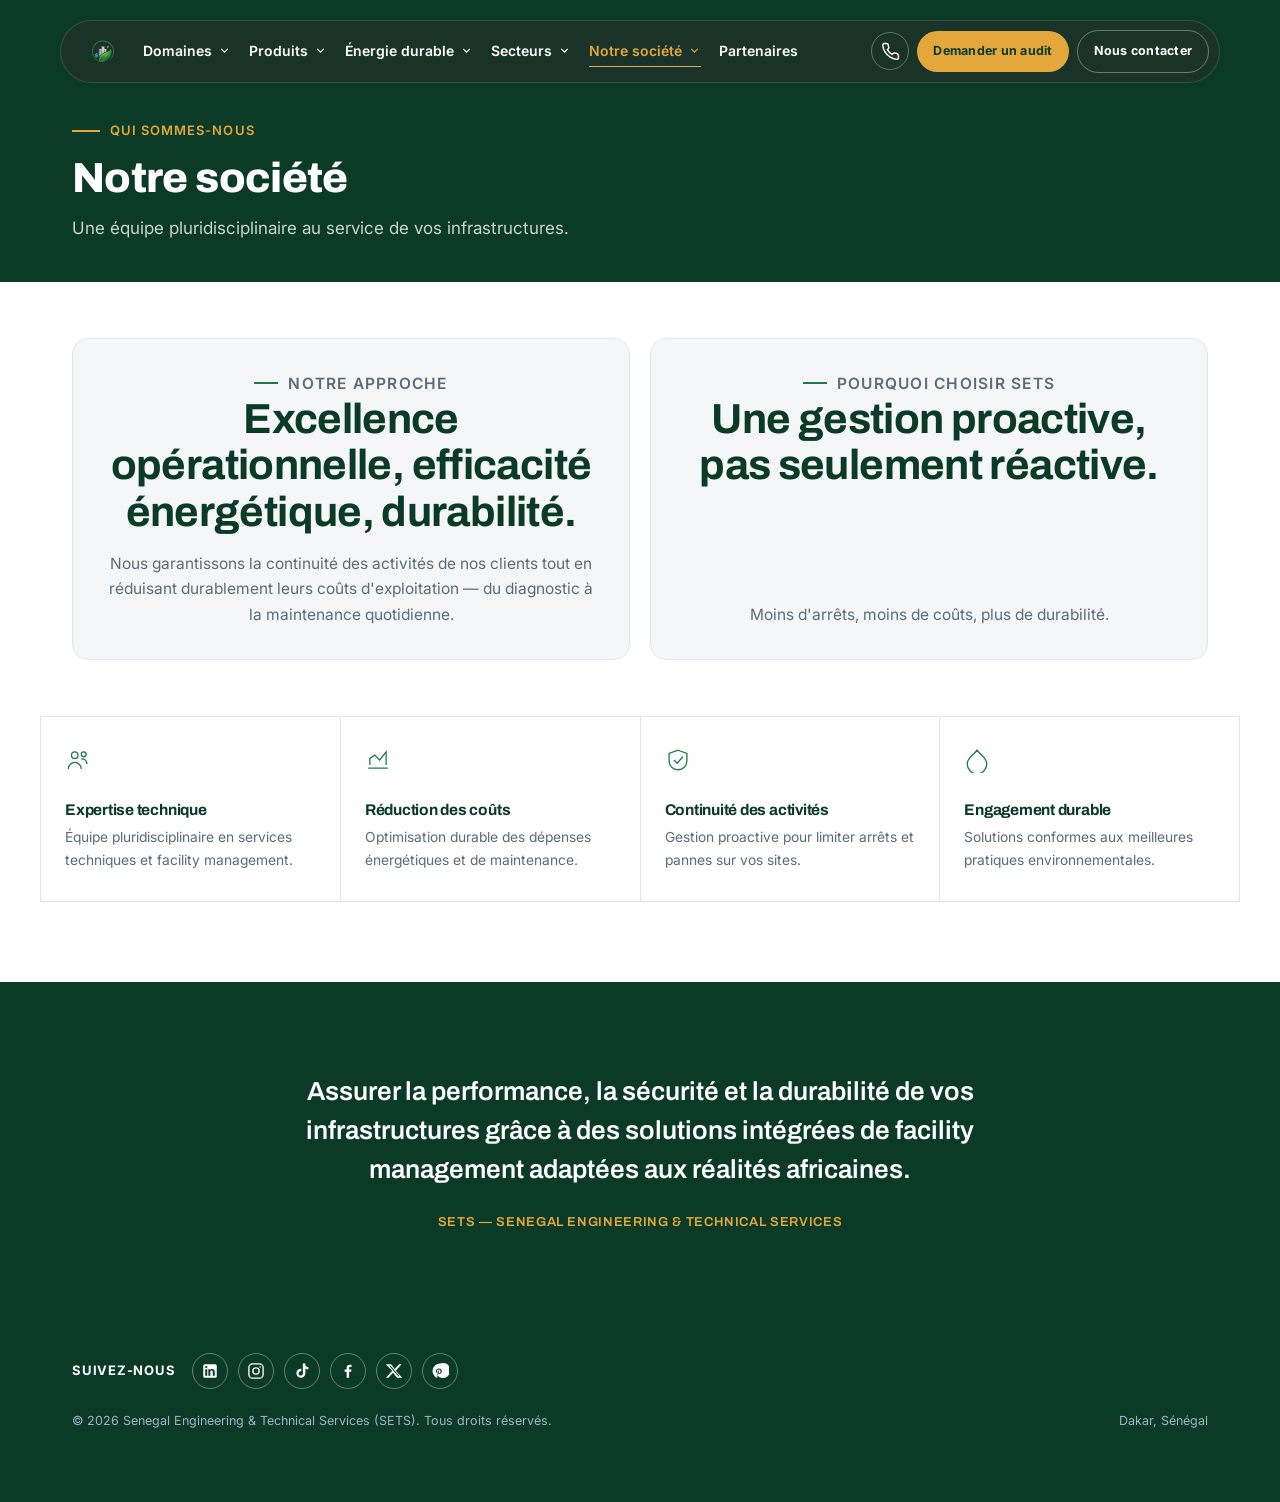
<file: societe.html>
<!DOCTYPE html>
<html lang="fr">
<head>
<meta charset="UTF-8">
<meta name="viewport" content="width=device-width, initial-scale=1.0">
<title>Notre société — SETS</title>
<meta name="description" content="Notre approche et pourquoi choisir SETS.">
<link rel="icon" type="image/png" href="images/logo-sets.png">
<link rel="preconnect" href="https://fonts.googleapis.com">
<link rel="preconnect" href="https://fonts.gstatic.com" crossorigin>
<link href="https://fonts.googleapis.com/css2?family=Archivo:wght@500;600;700;800&family=Inter:wght@400;500;600&display=swap" rel="stylesheet">
<link rel="stylesheet" href="style.css">
</head>
<body>

<header>
  <div class="nav">
    <div class="nav-side left">
      <a href="index.html" class="brand">
      <img class="brand-mark" src="images/logo-sets.png" alt="SETS">
      <div class="brand-text">SETS</div>
      </a>
      <div class="nav-local-mobile" id="navLocalMobile">
        <div class="nav-local-track">
          <svg viewBox="0 0 24 24" fill="none" stroke="currentColor" stroke-width="1.8"><path d="M12 21s7-6.1 7-11.5A7 7 0 005 9.5C5 14.9 12 21 12 21z"/><circle cx="12" cy="9.5" r="2.4"/></svg>
          <span class="js-local-place">Localisation…</span>
          <span class="sep">·</span>
          <svg viewBox="0 0 24 24" fill="none" stroke="currentColor" stroke-width="1.8"><circle cx="12" cy="12" r="4"/><path d="M12 2v3M12 19v3M4.2 4.2l2.1 2.1M17.7 17.7l2.1 2.1M2 12h3M19 12h3M4.2 19.8l2.1-2.1M17.7 6.3l2.1-2.1"/></svg>
          <span class="js-local-sun">—</span>
        </div>
      </div>
      <nav class="desktop-links">
        <div class="nav-item">
          <a href="domaines.html" class="nav-link" data-p="domaines">Domaines<svg class="nav-chevron" viewBox="0 0 24 24" fill="none" stroke="currentColor" stroke-width="2"><path d="M6 9l6 6 6-6"/></svg></a>
          <div class="nav-dropdown">
            <div class="nav-dropdown-inner">
              <div class="nav-dropdown-list">
                <a href="domaine-facility.html">Facility management</a>
                <a href="domaine-climatique.html">Génie climatique & réfrigération</a>
                <a href="energie.html">Énergie & efficacité énergétique</a>
                <a href="domaine-maintenance.html">Maintenance multitechnique</a>
                <a href="domaine-formation.html">Formation & renforcement</a>
              </div>
              <div class="nav-dropdown-panel">
                <p class="nav-dropdown-eyebrow">Nos domaines d'intervention</p>
                <h4>Cinq disciplines, une seule équipe responsable.</h4>
                <p>Une gestion intégrée du bâtiment jusqu'à l'efficacité énergétique, pilotée par un seul interlocuteur.</p>
              </div>
            </div>
          </div>
        </div>
        <div class="nav-item">
          <a href="produits.html" class="nav-link" data-p="produits">Produits<svg class="nav-chevron" viewBox="0 0 24 24" fill="none" stroke="currentColor" stroke-width="2"><path d="M6 9l6 6 6-6"/></svg></a>
          <div class="nav-dropdown">
            <div class="nav-dropdown-inner">
              <div class="nav-dropdown-list">
                <a href="produits.html#produit-climatiseurs">Climatiseurs & groupes froids</a>
                <a href="produits.html#produit-groupes-electrogenes">Groupes électrogènes</a>
                <a href="produits.html#produit-solaire">Panneaux solaires & onduleurs</a>
                <a href="produits.html#produit-incendie">Systèmes de sécurité incendie</a>
                <a href="produits.html#produit-eclairage">Éclairage & automatisation</a>
              </div>
              <div class="nav-dropdown-panel">
                <p class="nav-dropdown-eyebrow">Nos produits & équipements</p>
                <h4>Des équipements fiables, sélectionnés avec rigueur.</h4>
                <p>Des solutions techniques certifiées, adaptées aux exigences du climat sénégalais.</p>
              </div>
            </div>
          </div>
        </div>
        <div class="nav-item">
          <a href="energie.html" class="nav-link" data-p="energie">Énergie durable<svg class="nav-chevron" viewBox="0 0 24 24" fill="none" stroke="currentColor" stroke-width="2"><path d="M6 9l6 6 6-6"/></svg></a>
          <div class="nav-dropdown">
            <div class="nav-dropdown-inner">
              <div class="nav-dropdown-list">
                <a href="energie.html">Audits énergétiques & solaire intégré</a>
                <a href="energie.html">Génie climatique à faible impact</a>
                <a href="energie.html">Efficacité énergétique mesurable</a>
              </div>
              <div class="nav-dropdown-panel">
                <p class="nav-dropdown-eyebrow">Énergie durable</p>
                <h4>Le froid maîtrisé. L'énergie solaire valorisée.</h4>
                <p>Une approche qui conjugue performance thermique et sobriété — pour des infrastructures qui consomment moins et durent plus longtemps.</p>
              </div>
            </div>
          </div>
        </div>
        <div class="nav-item">
          <a href="secteurs.html" class="nav-link" data-p="secteurs">Secteurs<svg class="nav-chevron" viewBox="0 0 24 24" fill="none" stroke="currentColor" stroke-width="2"><path d="M6 9l6 6 6-6"/></svg></a>
          <div class="nav-dropdown">
            <div class="nav-dropdown-inner">
              <div class="nav-dropdown-list">
                <a href="secteurs.html">Santé</a>
                <a href="secteurs.html">Hôtellerie</a>
                <a href="secteurs.html">Industrie</a>
                <a href="secteurs.html">Bureaux & administration</a>
                <a href="secteurs.html">Enseignement</a>
                <a href="secteurs.html">Commerce & surfaces de vente</a>
                <a href="secteurs.html">Domestique</a>
                <a href="secteurs.html">Restauration</a>
              </div>
              <div class="nav-dropdown-panel">
                <p class="nav-dropdown-eyebrow">Nos secteurs d'activité</p>
                <h4>Adaptés aux exigences de chaque environnement.</h4>
                <p>Des solutions techniques ajustées aux contraintes propres à chaque secteur — partout au Sénégal.</p>
              </div>
            </div>
          </div>
        </div>
        <div class="nav-item">
          <a href="societe.html" class="nav-link active" data-p="societe" aria-current="page">Notre société<svg class="nav-chevron" viewBox="0 0 24 24" fill="none" stroke="currentColor" stroke-width="2"><path d="M6 9l6 6 6-6"/></svg></a>
          <div class="nav-dropdown">
            <div class="nav-dropdown-inner">
              <div class="nav-dropdown-list">
                <a href="societe.html#mission">Notre mission</a>
                <a href="societe.html#pourquoi">Pourquoi choisir SETS</a>
              </div>
              <div class="nav-dropdown-panel">
                <p class="nav-dropdown-eyebrow">Notre société</p>
                <h4>Excellence opérationnelle, efficacité énergétique, durabilité.</h4>
                <p>Une gestion proactive de vos infrastructures, pas seulement réactive.</p>
              </div>
            </div>
          </div>
        </div>
        <a href="partenaires.html" class="nav-link" data-p="partenaires">Partenaires</a>
      </nav>
    </div>
    <div class="nav-side right">
      <a href="tel:+221776584647" class="icon-btn phone-btn" aria-label="Appeler SETS">
        <svg viewBox="0 0 24 24" fill="none" stroke="currentColor" stroke-width="1.8"><path d="M22 16.9v3a2 2 0 01-2.2 2 19.8 19.8 0 01-8.6-3 19.5 19.5 0 01-6-6 19.8 19.8 0 01-3-8.7A2 2 0 014.1 2h3a2 2 0 012 1.7c.1.9.3 1.8.6 2.6a2 2 0 01-.5 2.1L8 9.7a16 16 0 006 6l1.3-1.3a2 2 0 012.1-.5c.8.3 1.7.5 2.6.6a2 2 0 011.7 2z"/></svg>
      </a>
      <div class="header-cta">
        <a href="audit.html" class="solid">Demander un audit</a>
        <a href="contact.html" class="outline">Nous contacter</a>
      </div>
      <button class="icon-btn burger" id="menuToggle" aria-label="Menu" aria-expanded="false" aria-controls="navMenu">
        <span></span><span></span><span></span>
      </button>
    </div>
  </div>
</header>
<div class="nav-overlay" id="navOverlay"></div>
<nav class="nav-menu" id="navMenu">
  <div>
    <div class="nav-menu-top">
      <span style="display:flex;align-items:center;gap:8px;"><img src="images/logo-sets.png" alt="SETS" style="width:26px;height:26px;"><span class="brand-text">SETS</span></span>
      <button class="nav-menu-close" id="menuClose" aria-label="Fermer le menu">
        <svg viewBox="0 0 24 24" fill="none" stroke="currentColor" stroke-width="1.8"><line x1="4" y1="4" x2="20" y2="20"/><line x1="20" y1="4" x2="4" y2="20"/></svg>
      </button>
    </div>
    <div class="nav-menu-links">
      <a href="societe.html">Notre société <svg viewBox="0 0 24 24" fill="none" stroke="currentColor" stroke-width="2"><path d="M9 6l6 6-6 6"/></svg></a>
      <a href="domaines.html">Domaines d'intervention <svg viewBox="0 0 24 24" fill="none" stroke="currentColor" stroke-width="2"><path d="M9 6l6 6-6 6"/></svg></a>
      <a href="produits.html">Produits <svg viewBox="0 0 24 24" fill="none" stroke="currentColor" stroke-width="2"><path d="M9 6l6 6-6 6"/></svg></a>
      <a href="societe.html#pourquoi">Pourquoi SETS <svg viewBox="0 0 24 24" fill="none" stroke="currentColor" stroke-width="2"><path d="M9 6l6 6-6 6"/></svg></a>
      <a href="secteurs.html">Secteurs d'activité <svg viewBox="0 0 24 24" fill="none" stroke="currentColor" stroke-width="2"><path d="M9 6l6 6-6 6"/></svg></a>
      <a href="partenaires.html">Partenaires <svg viewBox="0 0 24 24" fill="none" stroke="currentColor" stroke-width="2"><path d="M9 6l6 6-6 6"/></svg></a>
      <a href="contact.html">Contact</a>
    </div>
  </div>
  <div class="nav-menu-bottom">
    <a href="audit.html" class="nav-btn solid">Demander un audit</a>
    <a href="tel:+221776584647" class="nav-phone">
      <svg width="16" height="16" viewBox="0 0 24 24" fill="none" stroke="currentColor" stroke-width="1.8"><path d="M22 16.9v3a2 2 0 01-2.2 2 19.8 19.8 0 01-8.6-3 19.5 19.5 0 01-6-6 19.8 19.8 0 01-3-8.7A2 2 0 014.1 2h3a2 2 0 012 1.7c.1.9.3 1.8.6 2.6a2 2 0 01-.5 2.1L8 9.7a16 16 0 006 6l1.3-1.3a2 2 0 012.1-.5c.8.3 1.7.5 2.6.6a2 2 0 011.7 2z"/></svg>
      +221 77 658 46 47
    </a>
    <a href="mailto:s7engineering@outlook.fr" class="nav-phone">
      <svg width="16" height="16" viewBox="0 0 24 24" fill="none" stroke="currentColor" stroke-width="1.8"><rect x="3" y="5" width="18" height="14" rx="2"/><path d="M3 7l9 6 9-6"/></svg>
      Nous écrire par email
    </a>
  </div>
</nav>
<main id="top">

  <section class="page-hero">
    <div class="wrap">
      <p class="eyebrow">Qui sommes-nous</p>
      <h1>Notre société</h1>
      <p class="lead">Une équipe pluridisciplinaire au service de vos infrastructures.</p>
    </div>
  </section>

  <!-- NOTRE SOCIETE : MISSION -->
  <section class="section tight" id="mission">
    <div class="wrap">
      <div class="head-card-row">
        <div class="head-card section-head centered" id="mission-card">
          <div>
            <p class="eyebrow-dark">Notre approche</p>
            <h2>Excellence opérationnelle, efficacité énergétique, durabilité.</h2>
          </div>
          <p>Nous garantissons la continuité des activités de nos clients tout en réduisant durablement leurs coûts d'exploitation — du diagnostic à la maintenance quotidienne.</p>
        </div>
        <div class="head-card section-head centered" id="pourquoi">
          <div>
            <p class="eyebrow-dark">Pourquoi choisir SETS</p>
            <h2>Une gestion proactive, pas seulement réactive.</h2>
          </div>
          <p>Moins d'arrêts, moins de coûts, plus de durabilité.</p>
        </div>
      </div>
    </div>
  </section>

  <!-- NOTRE SOCIETE : POURQUOI -->
  <section class="section" style="padding-top:0;">
    <div class="why-grid wrap" style="padding:0;max-width:var(--max);">
      <div class="why-card">
        <svg class="why-icon" viewBox="0 0 32 32" fill="none" stroke="currentColor" stroke-width="1.6"><circle cx="12" cy="10" r="4"/><path d="M4 27c0-5 4-8 8-8s8 3 8 8"/><circle cx="23" cy="9" r="3"/><path d="M20 15c3-1 7 1 7 6"/></svg>
        <h3>Expertise technique</h3>
        <p>Équipe pluridisciplinaire en services techniques et facility management.</p>
      </div>
      <div class="why-card">
        <svg class="why-icon" viewBox="0 0 32 32" fill="none" stroke="currentColor" stroke-width="1.6"><path d="M4 26h24M6 22V14l6-4 6 6 8-10v16"/></svg>
        <h3>Réduction des coûts</h3>
        <p>Optimisation durable des dépenses énergétiques et de maintenance.</p>
      </div>
      <div class="why-card">
        <svg class="why-icon" viewBox="0 0 32 32" fill="none" stroke="currentColor" stroke-width="1.6"><path d="M16 4l11 4v8c0 8-5 12-11 12S5 24 5 16V8z"/><path d="M11 16l4 4 7-8"/></svg>
        <h3>Continuité des activités</h3>
        <p>Gestion proactive pour limiter arrêts et pannes sur vos sites.</p>
      </div>
      <div class="why-card">
        <svg class="why-icon" viewBox="0 0 32 32" fill="none" stroke="currentColor" stroke-width="1.6"><path d="M16 4c6 8 12 9 12 17a12 12 0 01-24 0c0-8 6-9 12-17z"/></svg>
        <h3>Engagement durable</h3>
        <p>Solutions conformes aux meilleures pratiques environnementales.</p>
      </div>
    </div>
  </section>

  <!-- QUOTE -->
  <div class="quote-band">
    <blockquote>
      Assurer la performance, la sécurité et la durabilité de vos infrastructures grâce à des solutions intégrées de facility management adaptées aux réalités africaines.
      <cite>SETS — Senegal Engineering & Technical Services</cite>
    </blockquote>
  </div>


</main>

<button class="back-to-top" id="backToTop" aria-label="Remonter en haut">
  <svg viewBox="0 0 24 24" fill="none" stroke="currentColor" stroke-width="2" stroke-linecap="round"><path d="M12 2v20M4.5 6l15 12M19.5 6l-15 12M12 2l-2.2 2.2M12 2l2.2 2.2M12 22l-2.2-2.2M12 22l2.2-2.2"/></svg>
</button>

<footer>
  <div class="wrap footer-social"><span class="foot-label">Suivez-nous</span><div class="foot-icons"><a href="#" class="foot-ico" aria-label="LinkedIn" target="_blank" rel="noopener"><svg viewBox="0 0 24 24" fill="currentColor"><path d="M19 3H5a2 2 0 00-2 2v14a2 2 0 002 2h14a2 2 0 002-2V5a2 2 0 00-2-2zM8.34 18.34H5.67V9.5h2.67v8.84zM7 8.35a1.55 1.55 0 110-3.1 1.55 1.55 0 010 3.1zm11.34 10H15.7v-4.5c0-1.08-.02-2.46-1.5-2.46-1.5 0-1.73 1.17-1.73 2.38v4.58H9.8V9.5h2.56v1.17h.04c.36-.67 1.23-1.38 2.54-1.38 2.71 0 3.4 1.79 3.4 4.11v5.04z"/></svg></a><a href="#" class="foot-ico" aria-label="Instagram" target="_blank" rel="noopener"><svg viewBox="0 0 24 24" fill="none" stroke="currentColor" stroke-width="1.8"><rect x="2.5" y="2.5" width="19" height="19" rx="5"/><circle cx="12" cy="12" r="4.2"/><circle cx="17.4" cy="6.6" r="1.1" fill="currentColor" stroke="none"/></svg></a><a href="#" class="foot-ico" aria-label="TikTok" target="_blank" rel="noopener"><svg viewBox="0 0 24 24" fill="currentColor"><path d="M16.5 2h-3.3v13.2a2.9 2.9 0 11-2.9-2.9c.28 0 .55.03.8.1V9a6 6 0 105.4 6V8.6a7.1 7.1 0 004 1.2V6.8a3.7 3.7 0 01-4-4.8z"/></svg></a><a href="#" class="foot-ico" aria-label="Facebook" target="_blank" rel="noopener"><svg viewBox="0 0 24 24" fill="currentColor"><path d="M13.5 21v-8h2.7l.4-3.1h-3.1V8c0-.9.25-1.5 1.55-1.5H16.7V3.7C16.4 3.66 15.4 3.57 14.24 3.57c-2.4 0-4.04 1.47-4.04 4.17V9.9H7.5V13h2.7v8h3.3z"/></svg></a><a href="#" class="foot-ico" aria-label="X" target="_blank" rel="noopener"><svg viewBox="0 0 24 24" fill="currentColor"><path d="M18.9 3H22l-7.6 8.7L23 21h-6.9l-5.4-6.7L4.5 21H1.4l8.2-9.3L1 3h7.1l4.9 6.2L18.9 3zm-1.2 16h1.7L7.4 5H5.6l12.1 14z"/></svg></a><a href="#" class="foot-ico" aria-label="Pinterest" target="_blank" rel="noopener"><svg viewBox="0 0 24 24" fill="currentColor"><path d="M12 2a10 10 0 00-3.65 19.3c-.05-.8-.09-2.02.02-2.9.1-.78.65-4.99.65-4.99s-.17-.33-.17-.83c0-.77.45-1.35 1-1.35.48 0 .71.36.71.79 0 .48-.3 1.2-.46 1.87-.13.56.28 1.02.83 1.02 1 0 1.77-1.05 1.77-2.57 0-1.34-.97-2.28-2.35-2.28-1.6 0-2.54 1.2-2.54 2.44 0 .48.19.99.42 1.27a.17.17 0 01.04.16c-.05.19-.15.6-.17.68-.03.11-.09.14-.2.08-.76-.35-1.24-1.46-1.24-2.34 0-1.9 1.38-3.65 3.98-3.65 2.09 0 3.71 1.49 3.71 3.48 0 2.08-1.31 3.75-3.13 3.75-.61 0-1.19-.32-1.38-.7l-.38 1.43c-.14.53-.51 1.2-.76 1.6A10 10 0 1012 2z"/></svg></a></div></div>
  <div class="wrap footer-row">
    <span>© 2026 Senegal Engineering & Technical Services (SETS). Tous droits réservés.</span>
    <span>Dakar, Sénégal</span>
  </div>
</footer>

<script src="script.js"></script>
</body>
</html>
</file>
<file: style.css>
:root{
    --blue:#1E7A4C;
    --blue-dark:#0B3B26;
    --blue-light:#4FAE79;
    --gold:#E3A73C;
    --green:#2E8B57;
    --paper:#FFFFFF;
    --paper-2:#F4F6F8;
    --ink:#16202B;
    --steel:#5B6B78;
    --line:#E1E5EA;
    --max:1200px;
  }
  *{box-sizing:border-box;}
  html{scroll-behavior:smooth;}
  body{
    margin:0;background:var(--paper);color:var(--ink);
    font-family:'Inter',sans-serif;font-size:16px;line-height:1.65;
    -webkit-font-smoothing:antialiased;
  }
  h1,h2,h3,h4{
    font-family:'Archivo',sans-serif;font-weight:700;margin:0;
    color:var(--blue-dark);letter-spacing:-0.015em;line-height:1.1;
  }
  a{color:inherit;text-decoration:none;}
  .wrap{max-width:var(--max);margin:0 auto;padding:0 32px;}
  @media(max-width:640px){.wrap{padding:0 20px;}}
  section[id]{scroll-margin-top:80px;}
  :focus-visible{outline:2px solid var(--gold);outline-offset:3px;}
  @media (prefers-reduced-motion: reduce){*{animation:none !important;transition:none !important;}}

  /* ---------- SPLASH ---------- */
  #splash{
    position:fixed;inset:0;z-index:999;background:#ECECEC;
    display:flex;align-items:center;justify-content:center;
    opacity:1;transition:opacity 1.2s ease;
  }
  #splash.hide{opacity:0;pointer-events:none;}

  .corner-lines{position:absolute;inset:0;width:100%;height:100%;}
  .corner-lines path{
    fill:none;stroke:var(--line);stroke-width:1.5;
    stroke-dasharray:2000;stroke-dashoffset:2000;
    animation:drawFrame 1.1s ease-out forwards;
  }
  .corner-lines path.p2{animation-delay:.15s;}
  .corner-lines path.p3{animation-delay:.3s;}
  .corner-lines path.p4{animation-delay:.45s;}
  @keyframes drawFrame{to{stroke-dashoffset:0;}}

  .splash-logo-img{
    width:min(64vw,300px);height:auto;position:relative;z-index:2;
    opacity:0;filter:blur(22px);
    animation:blurIn .9s ease-out forwards;
    animation-delay:1.3s;
  }
  @keyframes blurIn{to{opacity:1;filter:blur(0);}}

  /* ---------- HEADER (barre flottante façon Terminal) ---------- */
  header{position:fixed;top:20px;left:20px;right:20px;z-index:50;max-width:calc(var(--max) - 40px);margin:0 auto;}
  .nav{
    display:flex;align-items:center;justify-content:space-between;gap:20px;
    background:rgba(40,46,42,0.55);backdrop-filter:blur(10px);
    border:1px solid rgba(255,255,255,0.14);
    border-radius:999px;padding:9px 10px 9px 22px;
  }
  .nav-side{display:flex;align-items:center;}
  .nav-side.left{gap:26px;}
  .nav-side.right{justify-content:flex-end;gap:8px;}
  .brand{display:flex;align-items:center;gap:12px;}
  .brand-mark{width:28px;height:28px;flex:none;}
  .brand-text{font-family:'Archivo',sans-serif;font-weight:800;font-size:16px;letter-spacing:0.02em;color:#fff;}
  .desktop-links{display:flex;align-items:center;gap:22px;}
  .nav-item{position:relative;}
  .nav-link{
    display:flex;align-items:center;gap:6px;position:relative;
    font-size:14px;font-weight:600;color:#fff;padding:4px 0;
    border-bottom:1.5px solid transparent;
  }
  .nav-link::after{
    content:"";position:absolute;left:50%;bottom:-9px;
    width:5px;height:5px;border-radius:50%;background:var(--gold);
    transform:translateX(-50%) scale(0);transition:transform .2s ease;
  }
  .nav-chevron{width:13px;height:13px;transition:transform .2s ease;}
  .nav-item:hover .nav-link,.nav-item:focus-within .nav-link,.nav-link:hover{color:var(--gold);border-bottom-color:var(--gold);}
  .nav-item:hover .nav-link::after,.nav-item:focus-within .nav-link::after{transform:translateX(-50%) scale(1);}
  .nav-item:hover .nav-chevron,.nav-item:focus-within .nav-chevron{transform:rotate(180deg);}
  .nav-dropdown{
    position:absolute;top:100%;left:50%;transform:translateX(-50%);
    padding-top:16px;z-index:49;
    opacity:0;visibility:hidden;pointer-events:none;
    transition:opacity .2s ease,visibility .2s;
  }
  .nav-item:hover .nav-dropdown,.nav-item:focus-within .nav-dropdown{
    opacity:1;visibility:visible;pointer-events:auto;
  }
  .nav-item.force-hide .nav-dropdown{
    opacity:0 !important;visibility:hidden !important;pointer-events:none !important;
  }
  .nav-dropdown-inner{
    width:min(680px,calc(100vw - 32px));display:flex;overflow:hidden;
    max-height:min(70vh,520px);
    background:rgba(20,26,22,0.97);backdrop-filter:blur(14px);
    border:1px solid rgba(255,255,255,0.12);border-radius:18px;
    box-shadow:0 24px 48px rgba(0,0,0,0.35);
  }
  .nav-dropdown-list{flex:1 1 42%;padding:20px;display:flex;flex-direction:column;gap:2px;
    border-right:1px solid rgba(255,255,255,0.1);overflow-y:auto;}
  .nav-dropdown-list a{color:#fff;font-size:13.5px;font-weight:600;padding:9px 10px;border-radius:8px;}
  .nav-dropdown-list a:hover{background:rgba(255,255,255,0.08);color:var(--gold);}
  .nav-dropdown-panel{flex:1 1 58%;padding:26px 28px;color:#fff;overflow-y:auto;}
  .nav-dropdown-eyebrow{font-size:11px;font-weight:700;letter-spacing:.08em;text-transform:uppercase;color:var(--gold);margin-bottom:8px;}
  .nav-dropdown-panel h4{font-family:'Archivo',sans-serif;font-size:18px;margin-bottom:8px;}
  .nav-dropdown-panel p{font-size:13.5px;color:#DCE7E0;line-height:1.55;}
  .icon-btn{background:none;border:none;cursor:pointer;padding:6px;display:flex;align-items:center;justify-content:center;color:#fff;text-decoration:none;}
  .icon-btn svg{width:19px;height:19px;}
  .phone-btn{width:38px;height:38px;border-radius:50%;border:1px solid rgba(255,255,255,0.3);transition:border-color .15s ease,color .15s ease;}
  .phone-btn:hover{border-color:var(--gold);color:var(--gold);}
  .header-cta{display:flex;align-items:center;gap:8px;}
  .header-cta a{font-size:12.5px;font-weight:700;letter-spacing:0.02em;padding:10px 16px;border-radius:999px;white-space:nowrap;
    transition:background .15s ease,color .15s ease,border-color .15s ease;}
  .header-cta .solid{background:var(--gold);color:var(--blue-dark);}
  .header-cta .solid:hover{background:var(--blue);color:var(--gold);}
  .header-cta .outline{border:1px solid rgba(255,255,255,0.35);color:#fff;}
  .header-cta .outline:hover{background:#fff;border-color:#fff;color:var(--blue);}
  @media(max-width:860px){
    .desktop-links{display:none;}
    .header-cta{display:none;}
    .phone-btn{display:none;}
  }
  @media(min-width:861px){
    .burger{display:none;}
    .brand-mark{width:40px;height:40px;}
    .nav-link{white-space:nowrap;}
    .nav-side.left{gap:20px;}
    .desktop-links{gap:18px;}
  }
  .brand-text{display:none;}
  .nav-menu-top .brand-text{display:inline-block;color:#fff;}
  .nav-side.left{min-width:0;flex:1 1 auto;}
  @media(max-width:860px){
    .nav-side.left{overflow:hidden;}
  }
  .nav-side.right{flex:none;}
  @media(max-width:860px){
    .nav-side.left{gap:8px;}
  }
  .nav-local-mobile{display:flex;align-items:center;overflow:hidden;position:relative;
    min-width:0;flex:1 1 auto;height:16px;}
  .nav-local-track{display:inline-flex;align-items:center;gap:6px;white-space:nowrap;
    position:absolute;left:0;top:0;
    color:#fff;font-size:12px;font-weight:600;
    animation:localMarquee 11s linear infinite;}
  @keyframes localMarquee{
    0%{transform:translateX(100%);}
    100%{transform:translateX(-100%);}
  }
  .nav-local-mobile svg{width:12px;height:12px;color:var(--gold);flex:none;}
  .nav-local-mobile .sep{color:rgba(255,255,255,0.4);flex:none;}
  @media(min-width:861px){
    .nav-local-mobile{display:none;}
  }
  .burger{flex-direction:column;gap:0;flex:none;}
  .burger span{display:block;width:20px;height:1.8px;background:#fff;margin:4.5px 0;}
  .nav-menu{position:fixed;top:0;right:0;bottom:0;width:82%;max-width:360px;
    background:var(--blue-dark);color:#fff;z-index:200;
    display:flex;flex-direction:column;justify-content:space-between;
    padding:26px 26px 30px;
    transform:translateX(100%);transition:transform .35s cubic-bezier(.22,.8,.28,1);}
  .nav-menu.open{transform:translateX(0);}
  .nav-overlay{position:fixed;inset:0;background:rgba(11,59,38,0.55);z-index:190;
    opacity:0;visibility:hidden;transition:opacity .3s ease, visibility .3s ease;}
  .nav-overlay.open{opacity:1;visibility:visible;}
  .nav-menu-top{display:flex;align-items:center;justify-content:space-between;margin-bottom:8px;}
  .nav-menu-top .brand-text{color:#fff;}
  .nav-menu-close{background:none;border:none;color:#fff;cursor:pointer;padding:6px;}
  .nav-menu-close svg{width:20px;height:20px;}
  .nav-menu-links{display:flex;flex-direction:column;margin-top:18px;}
  .nav-menu-links a{
    display:flex;align-items:center;justify-content:space-between;
    padding:16px 0;font-size:16px;font-weight:600;color:#fff;
    border-top:1px solid rgba(255,255,255,0.14);
  }
  .nav-menu-links a svg{width:16px;height:16px;color:rgba(255,255,255,0.5);}
  .nav-menu-links a:hover{color:var(--gold);}
  .nav-menu-bottom{display:flex;flex-direction:column;gap:10px;}
  .nav-phone{
    display:flex;align-items:center;justify-content:center;gap:8px;
    background:rgba(255,255,255,0.1);border-radius:6px;padding:12px;
    font-size:14px;color:#fff;font-weight:500;
  }
  .nav-btn{display:block;text-align:center;padding:13px;border-radius:6px;font-size:13.5px;font-weight:700;
    letter-spacing:0.03em;text-transform:uppercase;}
  .nav-btn.solid{background:var(--gold);color:var(--blue-dark);}
  .nav-btn.outline{border:1px solid rgba(255,255,255,0.4);color:#fff;}

  /* ---------- HERO (plein écran, façon Terminal) ---------- */
  .hero{
    position:relative;color:#fff;overflow:hidden;
    height:100vh;height:100svh;min-height:480px;display:flex;align-items:flex-start;
    background:
      linear-gradient(180deg, rgba(11,59,38,0.1) 0%, rgba(11,59,38,0.8) 78%, rgba(11,59,38,0.96) 100%),
      radial-gradient(ellipse at 50% 28%, #E3A73C 0%, #C9873A 26%, #4C6B55 52%, #123B27 78%, #0B3B26 100%);
  }
  .hero-skyline{position:absolute;bottom:0;left:0;right:0;width:100%;height:46%;opacity:0.9;z-index:1;}
  .hero-accent{position:absolute;top:-120px;right:-120px;width:420px;height:420px;border-radius:50%;z-index:1;
    background:radial-gradient(circle, rgba(227,167,60,0.22), transparent 70%);}
  .hero-inner{position:relative;z-index:3;max-width:var(--max);margin:0 auto;padding:130px 32px 0;width:100%;}
  .local-bar{display:none;align-items:center;flex-wrap:wrap;gap:8px 10px;margin-bottom:20px;
    color:#DCE7E0;font-size:12.5px;font-weight:600;letter-spacing:0.01em;}
  .local-bar svg{width:14px;height:14px;color:var(--gold);flex:none;}
  .local-bar .sep{color:rgba(255,255,255,0.35);}
  .eyebrow{font-size:13px;font-weight:600;letter-spacing:0.08em;text-transform:uppercase;color:var(--gold);
    display:flex;align-items:center;gap:10px;margin-bottom:22px;}
  .eyebrow::before{content:"";width:28px;height:2px;background:var(--gold);}
  .hero h1{color:#fff;font-size:clamp(30px,5vw,58px);max-width:18ch;}
  .hero h1 span{color:var(--gold);}
  .hero p.lead{margin-top:22px;max-width:52ch;color:#DCE7E0;font-size:16.5px;line-height:1.6;}
  @media(min-width:861px){
    .local-bar{display:flex;}
    .hero-row{display:flex;justify-content:flex-start;align-items:center;gap:28px;flex-wrap:wrap;}
    .hero-row h1{flex:0 1 480px;margin:0;}
    .hero p.lead{flex:1 1 420px;max-width:460px;margin-top:6px;}
  }
  @media(max-width:640px){
    .hero-inner{padding-top:104px;}
  }

  .back-to-top{position:fixed;right:24px;bottom:24px;z-index:80;width:46px;height:46px;border-radius:50%;
    background:var(--blue-dark);color:#fff;display:flex;align-items:center;justify-content:center;
    border:none;cursor:pointer;box-shadow:0 8px 20px rgba(0,0,0,0.25);
    opacity:0;visibility:hidden;transform:translateY(10px);
    transition:opacity .25s ease,transform .25s ease,visibility .25s,background .15s ease;}
  .back-to-top.visible{opacity:1;visibility:visible;transform:translateY(0);}
  .back-to-top:hover{background:var(--blue);}
  .back-to-top svg{width:20px;height:20px;}
  .scroll-cue{position:absolute;bottom:28px;left:0;right:0;z-index:3;

    display:flex;flex-direction:column;align-items:center;gap:10px;}
  .scroll-cue .txt{color:rgba(255,255,255,0.85);font-size:11px;font-weight:600;
    letter-spacing:0.18em;text-transform:uppercase;}
  .scroll-track{width:1px;height:34px;background:rgba(255,255,255,0.25);position:relative;overflow:hidden;}
  .scroll-track::after{content:"";position:absolute;top:-100%;left:0;width:100%;height:100%;
    background:var(--gold);animation:scrollTick 1.6s ease-in-out infinite;}
  @keyframes scrollTick{0%{top:-100%;}50%{top:0;}100%{top:100%;}}

  /* ---------- STATS ---------- */
  .stats-band{background:var(--paper-2);border-bottom:1px solid var(--line);}
  .stats-grid{display:grid;grid-template-columns:repeat(4,1fr);}
  @media(max-width:760px){.stats-grid{grid-template-columns:repeat(2,1fr);}}
  .stat-item{padding:38px 30px;border-right:1px solid var(--line);}
  .stat-item:last-child{border-right:none;}
  .stat-item .num{font-family:'Archivo',sans-serif;font-weight:800;font-size:clamp(30px,3.2vw,40px);color:var(--blue);}
  .stat-item .lbl{font-size:13.5px;color:var(--steel);margin-top:8px;}

  /* ---------- SECTION SHELL ---------- */
  .section{padding:80px 0;}
  .section.tight{padding:56px 0;}
  .section-head{display:flex;justify-content:space-between;align-items:flex-end;gap:24px;margin-bottom:56px;flex-wrap:wrap;}
  #partenaires .section-head,.section-head.centered{flex-direction:column;align-items:center;text-align:center;gap:16px;margin-bottom:48px;}
  #partenaires .section-head .eyebrow-dark,.section-head.centered .eyebrow-dark{justify-content:center;}
  #partenaires .section-head h2,.section-head.centered h2{max-width:26ch;font-size:clamp(28px,4vw,42px);}
  #partenaires .section-head p,.section-head.centered p{max-width:56ch;margin:0 auto;}
  .head-card{background:var(--paper-2);border:1px solid var(--line);border-radius:16px;
    padding:32px 36px;max-width:640px;margin-left:auto;margin-right:auto;}
  @media(max-width:640px){.head-card{padding:26px 22px;}}
  .head-card-row{display:flex;flex-direction:column;gap:20px;}
  .head-card-row .head-card{margin:0;max-width:none;}
  @media(min-width:860px){
    .head-card-row{flex-direction:row;align-items:stretch;}
    .head-card-row .head-card{flex:1 1 0;}
  }
  .eyebrow-dark{font-size:13px;font-weight:600;letter-spacing:0.08em;text-transform:uppercase;color:var(--blue);
    display:flex;align-items:center;gap:10px;margin-bottom:16px;}
  .eyebrow-dark::before{content:"";width:24px;height:2px;background:var(--blue);}
  .section-head h2{font-size:clamp(26px,3vw,36px);max-width:18ch;}
  .section-head p{max-width:38ch;color:var(--steel);font-size:15.5px;}

  .partner-marquee{overflow:hidden;width:100%;position:relative;
    mask-image:linear-gradient(90deg,transparent,#000 6%,#000 94%,transparent);
    -webkit-mask-image:linear-gradient(90deg,transparent,#000 6%,#000 94%,transparent);}
  .partner-track{display:flex;align-items:center;gap:56px;width:max-content;
    animation:partnerScroll 34s linear infinite;}
  .partner-marquee:hover .partner-track{animation-play-state:paused;}
  @keyframes partnerScroll{from{transform:translateX(0);}to{transform:translateX(-50%);}}
  .partner-logo{height:34px;display:flex;align-items:center;justify-content:center;flex:none;}
  .partner-logo img{height:100%;width:auto;object-fit:contain;}
  .partner-logo.small{height:24px;}
  .partner-text{height:34px;display:flex;align-items:center;justify-content:center;text-align:center;
    color:var(--steel);font-size:13.5px;font-weight:600;padding:0 10px;}

  /* ---------- SERVICES / DOMAINES ---------- */
  .domains{display:grid;grid-template-columns:repeat(5,1fr);gap:1px;background:var(--line);border:1px solid var(--line);}
  @media(max-width:980px){.domains{grid-template-columns:repeat(2,1fr);}}
  @media(max-width:560px){.domains{grid-template-columns:1fr;}}
  .domain-card{background:var(--paper);padding:30px 24px;scroll-margin-top:110px;
    transition:box-shadow .3s ease, background .3s ease;}
  .domain-card.highlight{box-shadow:0 0 0 3px var(--gold) inset;background:#FFF8EA;}
  .domain-icon{width:32px;height:32px;color:var(--blue);margin-bottom:22px;}
  .domain-card h3{font-size:16.5px;font-weight:700;margin-bottom:10px;line-height:1.3;color:var(--blue-dark);}
  .domain-card p{font-size:13.8px;color:var(--steel);margin:0;}

  /* ---------- ENERGY / SUSTAINABILITY BAND ---------- */
  .energy{background:linear-gradient(120deg, var(--green) 0%, #24714A 100%);color:#fff;position:relative;overflow:hidden;}
  .energy::after{content:"";position:absolute;bottom:-100px;left:-60px;width:340px;height:340px;border-radius:50%;
    background:radial-gradient(circle, rgba(227,167,60,0.28), transparent 70%);}
  .energy-grid{position:relative;z-index:2;display:grid;grid-template-columns:1fr 1fr;gap:50px;align-items:center;}
  @media(max-width:900px){.energy-grid{grid-template-columns:1fr;}}
  .energy .eyebrow-dark{color:var(--gold);}
  .energy .eyebrow-dark::before{background:var(--gold);}
  .energy h2{color:#fff;font-size:clamp(26px,3vw,36px);max-width:16ch;margin-bottom:18px;}
  .energy p{color:#DCEFE2;font-size:15.5px;margin:0 0 14px;max-width:48ch;}
  .energy-badges{display:flex;flex-direction:column;gap:1px;background:rgba(255,255,255,0.18);border:1px solid rgba(255,255,255,0.18);}
  .energy-badge{background:#276B49;padding:20px 22px;display:flex;align-items:center;gap:16px;}
  .energy-badge svg{width:26px;height:26px;color:var(--gold);flex:none;}
  .energy-badge span{font-size:14.5px;font-weight:600;}

  /* ---------- WHY ---------- */
  .why-grid{display:grid;grid-template-columns:repeat(4,1fr);gap:1px;background:var(--line);border:1px solid var(--line);}
  @media(max-width:900px){.why-grid{grid-template-columns:repeat(2,1fr);}}
  @media(max-width:560px){.why-grid{grid-template-columns:1fr;}}
  .why-card{background:var(--paper);padding:30px 24px;}
  .why-icon{width:26px;height:26px;color:var(--blue);margin-bottom:20px;}
  .why-card h3{font-size:15.5px;font-weight:700;margin-bottom:8px;color:var(--blue-dark);}
  .why-card p{font-size:13.8px;color:var(--steel);margin:0;}

  /* ---------- SECTEURS ---------- */
  .sectors-list{display:flex;flex-wrap:wrap;border-top:1px solid var(--line);border-left:1px solid var(--line);}
  .sector-item{flex:1 1 170px;display:flex;align-items:center;gap:12px;padding:22px 20px;border-bottom:1px solid var(--line);border-right:1px solid var(--line);}
  .sector-item svg{width:21px;height:21px;color:var(--blue);flex:none;}
  .sector-item span{font-size:14.5px;font-weight:600;color:var(--blue-dark);}

  /* ---------- QUOTE ---------- */
  .quote-band{background:var(--blue-dark);padding:90px 0;text-align:center;}
  .quote-band blockquote{margin:0 auto;max-width:760px;font-family:'Archivo',sans-serif;font-weight:600;
    font-size:clamp(19px,2.3vw,26px);color:#fff;line-height:1.5;}
  .quote-band cite{display:block;margin-top:24px;font-style:normal;font-size:13px;font-weight:600;
    letter-spacing:0.05em;text-transform:uppercase;color:var(--gold);}

  /* ---------- CONTACT ---------- */
  .contact{background:var(--paper-2);}
  .contact-grid{display:grid;grid-template-columns:1fr 1fr;gap:56px;}
  @media(max-width:860px){.contact-grid{grid-template-columns:1fr;gap:36px;}}
  .contact h2{font-size:clamp(26px,3vw,34px);max-width:30ch;}
  .contact-list{margin-top:28px;}
  .contact-row{display:flex;align-items:center;gap:14px;padding:16px 0;border-top:1px solid var(--line);}
  .contact-row svg{width:19px;height:19px;color:var(--blue);flex:none;}
  .contact-row a{font-size:15px;color:var(--blue-dark);font-weight:500;}
  .contact-row a:hover{color:var(--blue);}
  .contact-panel{background:#fff;border:1px solid var(--line);padding:32px;border-radius:4px;}
  .social-panel h3{margin-bottom:4px;}
  .social-sub{color:var(--steel);font-size:14px;margin:0 0 8px;}
  .social-grid{display:grid;grid-template-columns:1fr 1fr;gap:14px;margin-top:20px;}
  .social-link{display:flex;align-items:center;gap:12px;padding:14px 16px;border:1.5px solid var(--line);
    border-radius:10px;color:var(--blue-dark);font-weight:600;font-size:14px;}
  .social-link:hover{border-color:var(--blue);background:rgba(30,122,76,0.05);}
  .social-ico{width:32px;height:32px;border-radius:50%;background:var(--blue-dark);color:#fff;
    display:flex;align-items:center;justify-content:center;flex:none;padding:7px;box-sizing:border-box;}
  .social-ico svg{width:100%;height:100%;}
  @media(max-width:480px){.social-grid{grid-template-columns:1fr;}}
  .contact-panel h3{font-size:16px;font-weight:700;margin-bottom:18px;color:var(--blue-dark);}
  .field{margin-bottom:16px;}
  .field label{display:block;font-size:12.5px;color:var(--steel);margin-bottom:6px;font-weight:500;}
  .field input,.field textarea{width:100%;background:#fff;border:1px solid var(--line);color:var(--ink);
    padding:11px 12px;font-family:inherit;font-size:14.5px;border-radius:3px;}
  .field textarea{resize:vertical;min-height:80px;}
  .contact-panel .btn-primary{width:100%;justify-content:center;margin-top:4px;}

  footer{background:var(--blue-dark);color:#9FB2CC;padding:30px 0 70px;}
  .footer-social{display:flex;align-items:center;gap:16px;flex-wrap:wrap;margin-bottom:22px;}
  .foot-label{font-size:13px;font-weight:700;letter-spacing:0.06em;text-transform:uppercase;color:#fff;}
  .foot-icons{display:flex;gap:10px;flex-wrap:wrap;}
  .foot-ico{width:36px;height:36px;border-radius:50%;border:1px solid rgba(255,255,255,0.35);color:#fff;display:flex;align-items:center;justify-content:center;padding:8px;transition:background .2s,color .2s,border-color .2s;}
  .foot-ico svg{width:100%;height:100%;}
  .foot-ico:hover{background:var(--gold);border-color:var(--gold);color:var(--blue-dark);}
  .no-splash #splash{display:none;}
  .footer-row{display:flex;justify-content:space-between;align-items:center;font-size:12.5px;flex-wrap:wrap;gap:10px;}
  @media(max-width:640px){
    footer{padding-bottom:96px;}
    .footer-row{flex-direction:column;align-items:flex-start;gap:8px;padding-right:64px;}
  }

  /* ---------- MULTI-PAGE ---------- */
  .nav-link.active{color:var(--gold);border-bottom-color:var(--gold);}
  .page-hero{background:var(--blue-dark);color:#fff;padding:120px 0 40px;}
  .page-hero .eyebrow{font-size:13px;font-weight:600;letter-spacing:0.08em;text-transform:uppercase;color:var(--gold);margin:0 0 14px;}
  .page-hero h1{font-family:'Archivo',sans-serif;font-weight:800;font-size:clamp(28px,4vw,42px);line-height:1.1;margin:0 0 12px;max-width:26ch;color:#fff;}
  .page-hero .lead{max-width:60ch;color:rgba(255,255,255,0.78);font-size:17px;margin:0;}
  @media(max-width:640px){.page-hero{padding:96px 0 32px;}}
  .card-link{display:inline-block;margin-top:14px;font-size:14px;font-weight:700;color:var(--blue);}
  .card-link:hover{color:var(--gold);}
  .section-cta{text-align:center;margin-top:40px;}
  .btn-link{display:inline-block;background:var(--blue);color:#fff;font-weight:700;font-size:14px;padding:14px 26px;border-radius:999px;transition:background .2s,color .2s;}
  .btn-link:hover{background:var(--gold);color:var(--blue-dark);}
  .cta-band{background:var(--paper-2);padding:80px 0;text-align:center;}
  .cta-band h2{font-family:'Archivo',sans-serif;font-weight:800;font-size:clamp(24px,3.4vw,36px);margin:0 auto 12px;max-width:24ch;color:var(--ink);}
  .cta-band p{color:var(--steel);margin:0 0 28px;}
  .cta-actions{display:flex;gap:12px;justify-content:center;flex-wrap:wrap;}
  .cta-actions a{font-weight:700;font-size:14px;padding:14px 26px;border-radius:999px;transition:background .2s,color .2s;}
  .cta-solid{background:var(--gold);color:var(--blue-dark);}
  .cta-solid:hover{background:var(--blue);color:#fff;}
  .cta-outline{border:1px solid var(--blue);color:var(--blue);}
  .cta-outline:hover{background:var(--blue);color:#fff;}
  a.domain-card{display:block;color:inherit;}
  a.domain-card:hover .card-link{color:var(--gold);}
  .detail-grid{display:grid;grid-template-columns:1fr 1fr;gap:56px;align-items:start;}
  @media(max-width:860px){.detail-grid{grid-template-columns:1fr;gap:32px;}}
  .detail-grid h2{font-size:clamp(24px,3vw,34px);margin:0 0 20px;max-width:20ch;}
  .detail-more{margin:24px 0 0;}
  .presta-list{list-style:none;margin:0;padding:0;display:grid;gap:12px;}
  .presta-list li{background:#EEF7F1;border-left:3px solid var(--blue);padding:18px 20px;font-weight:600;color:var(--blue-dark);}
</file>
